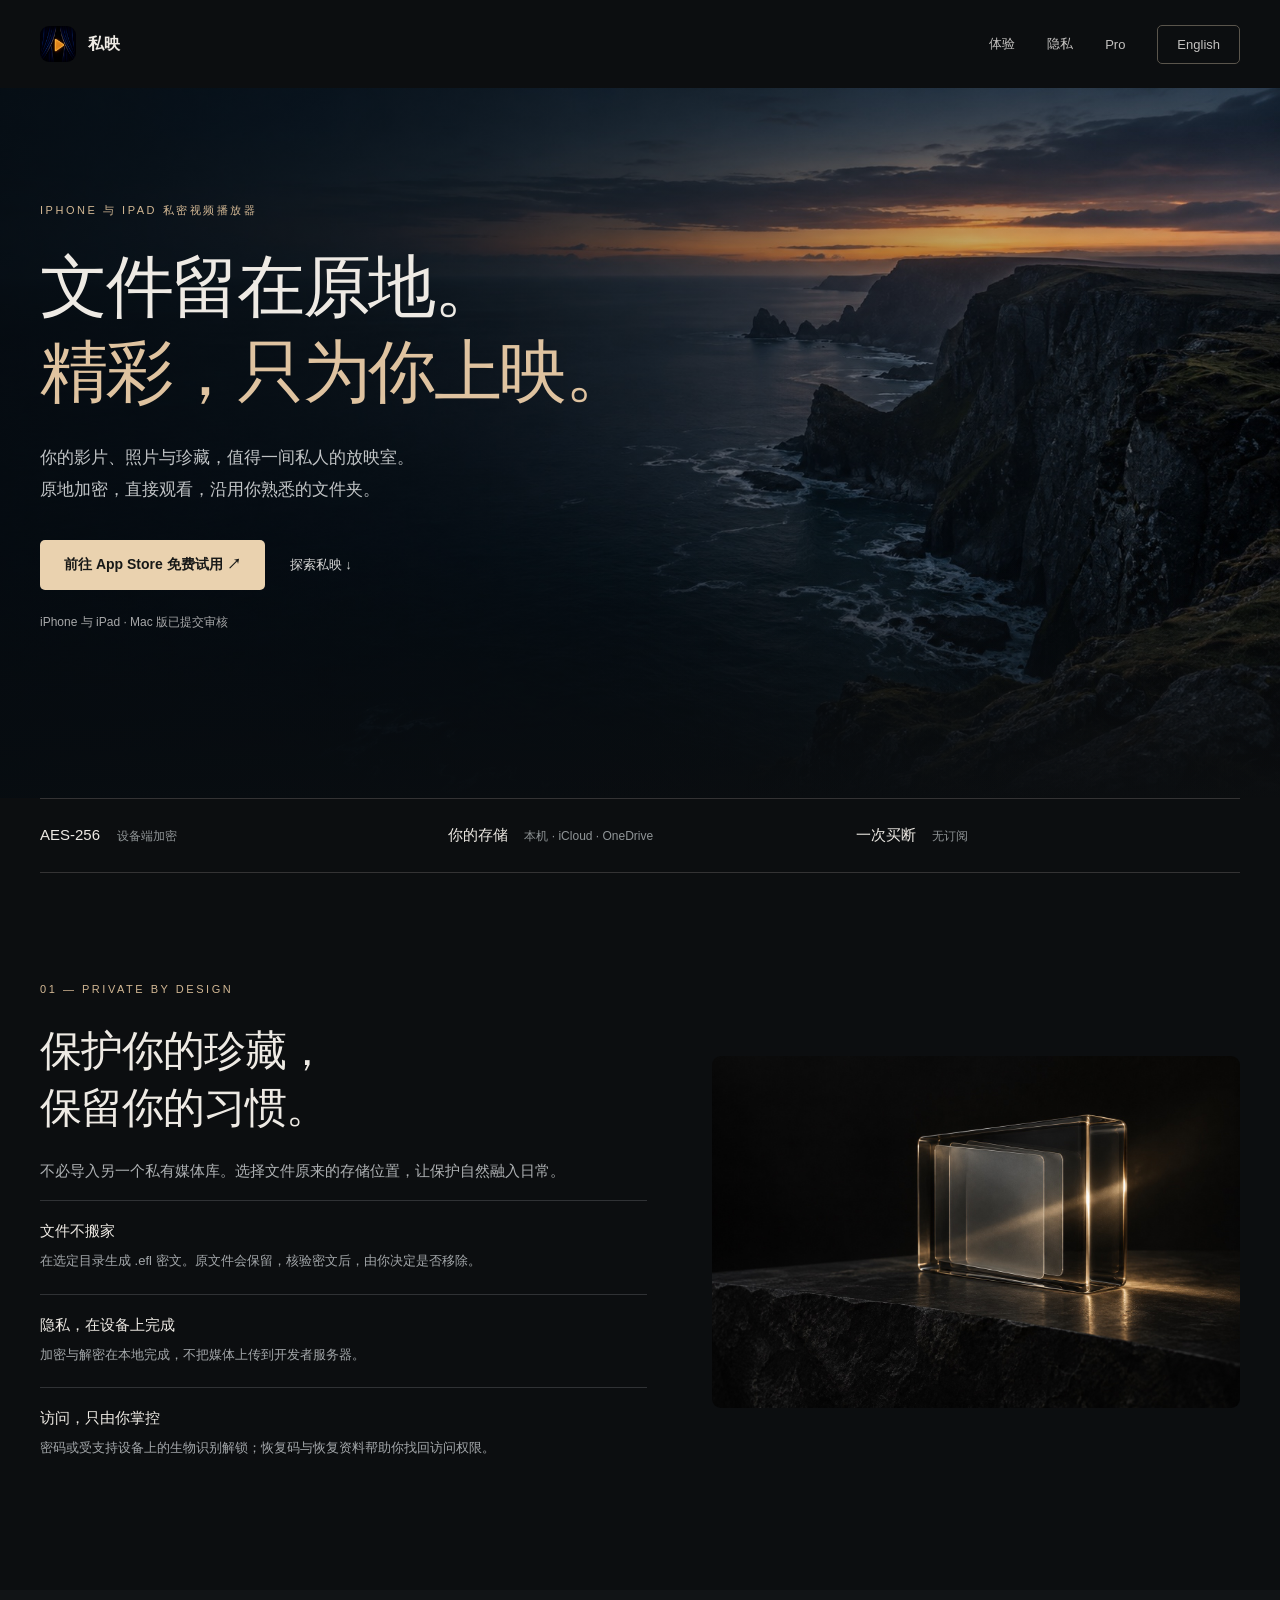
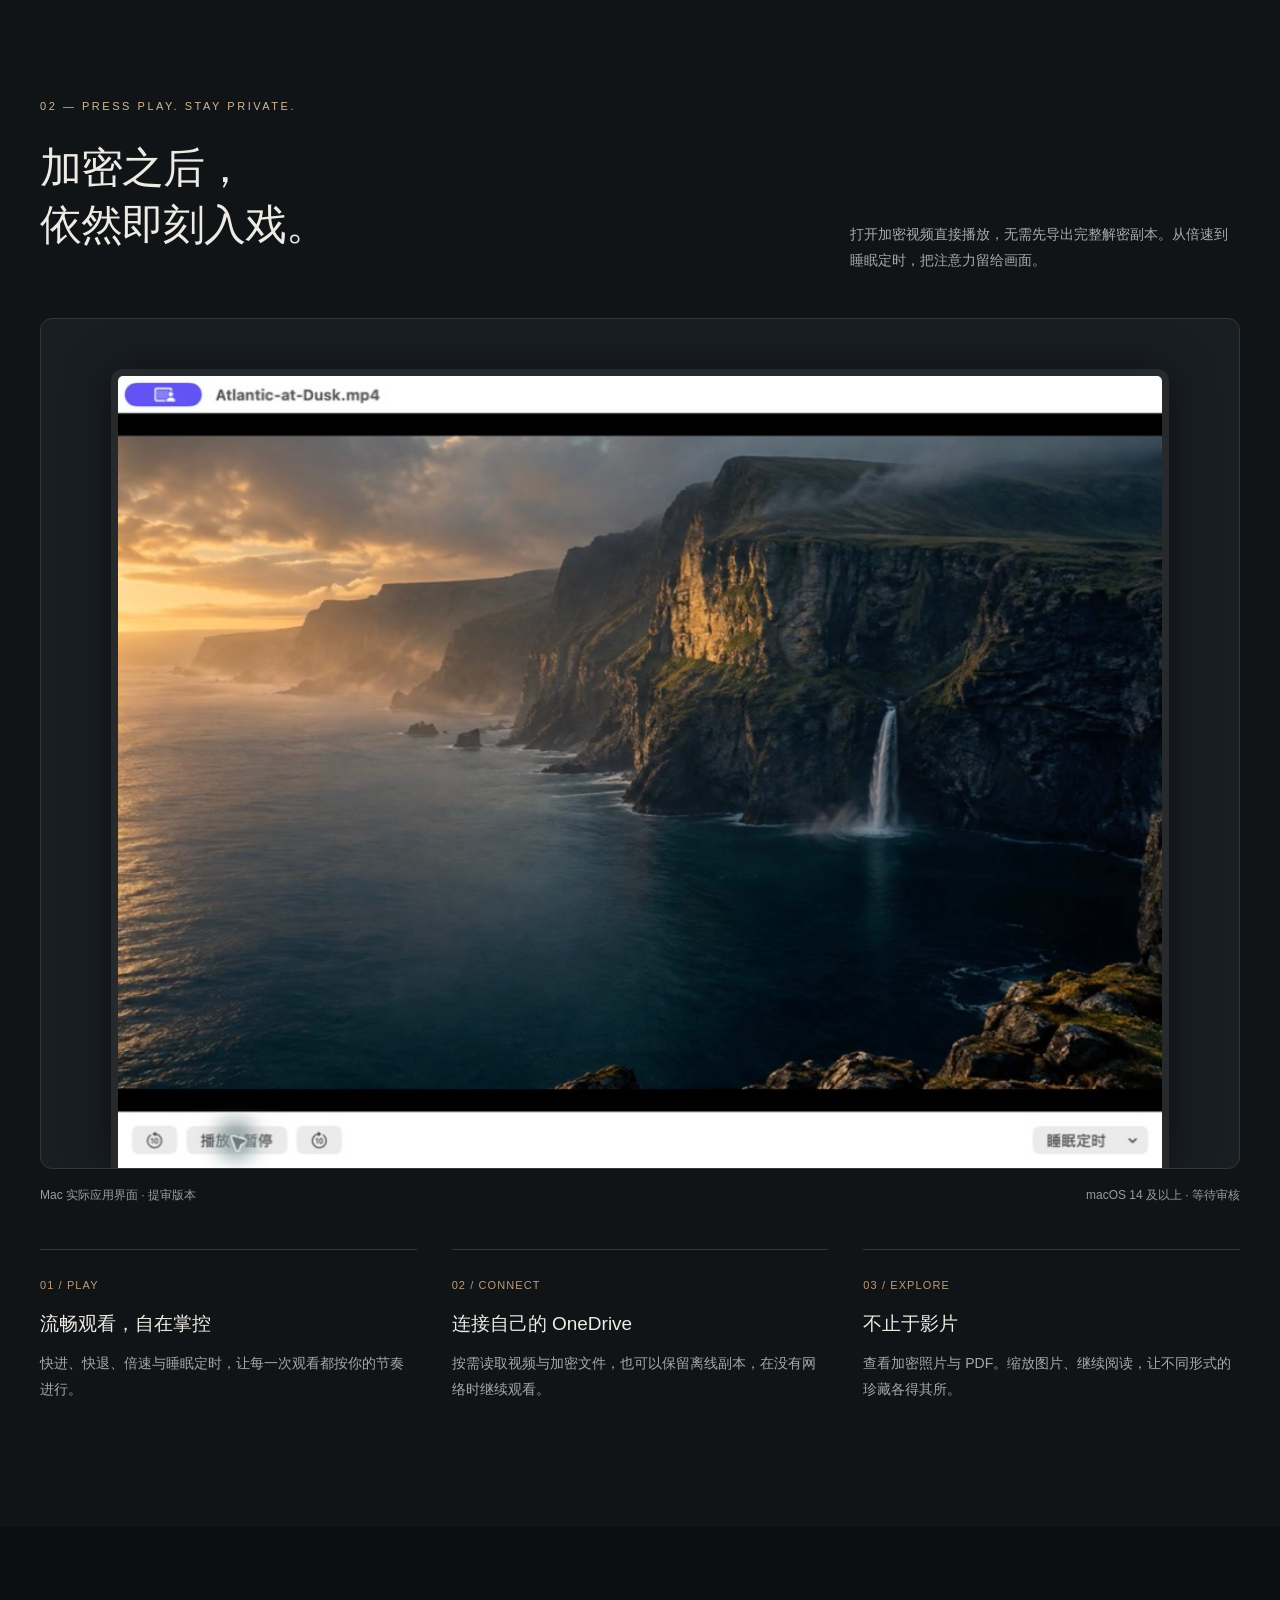
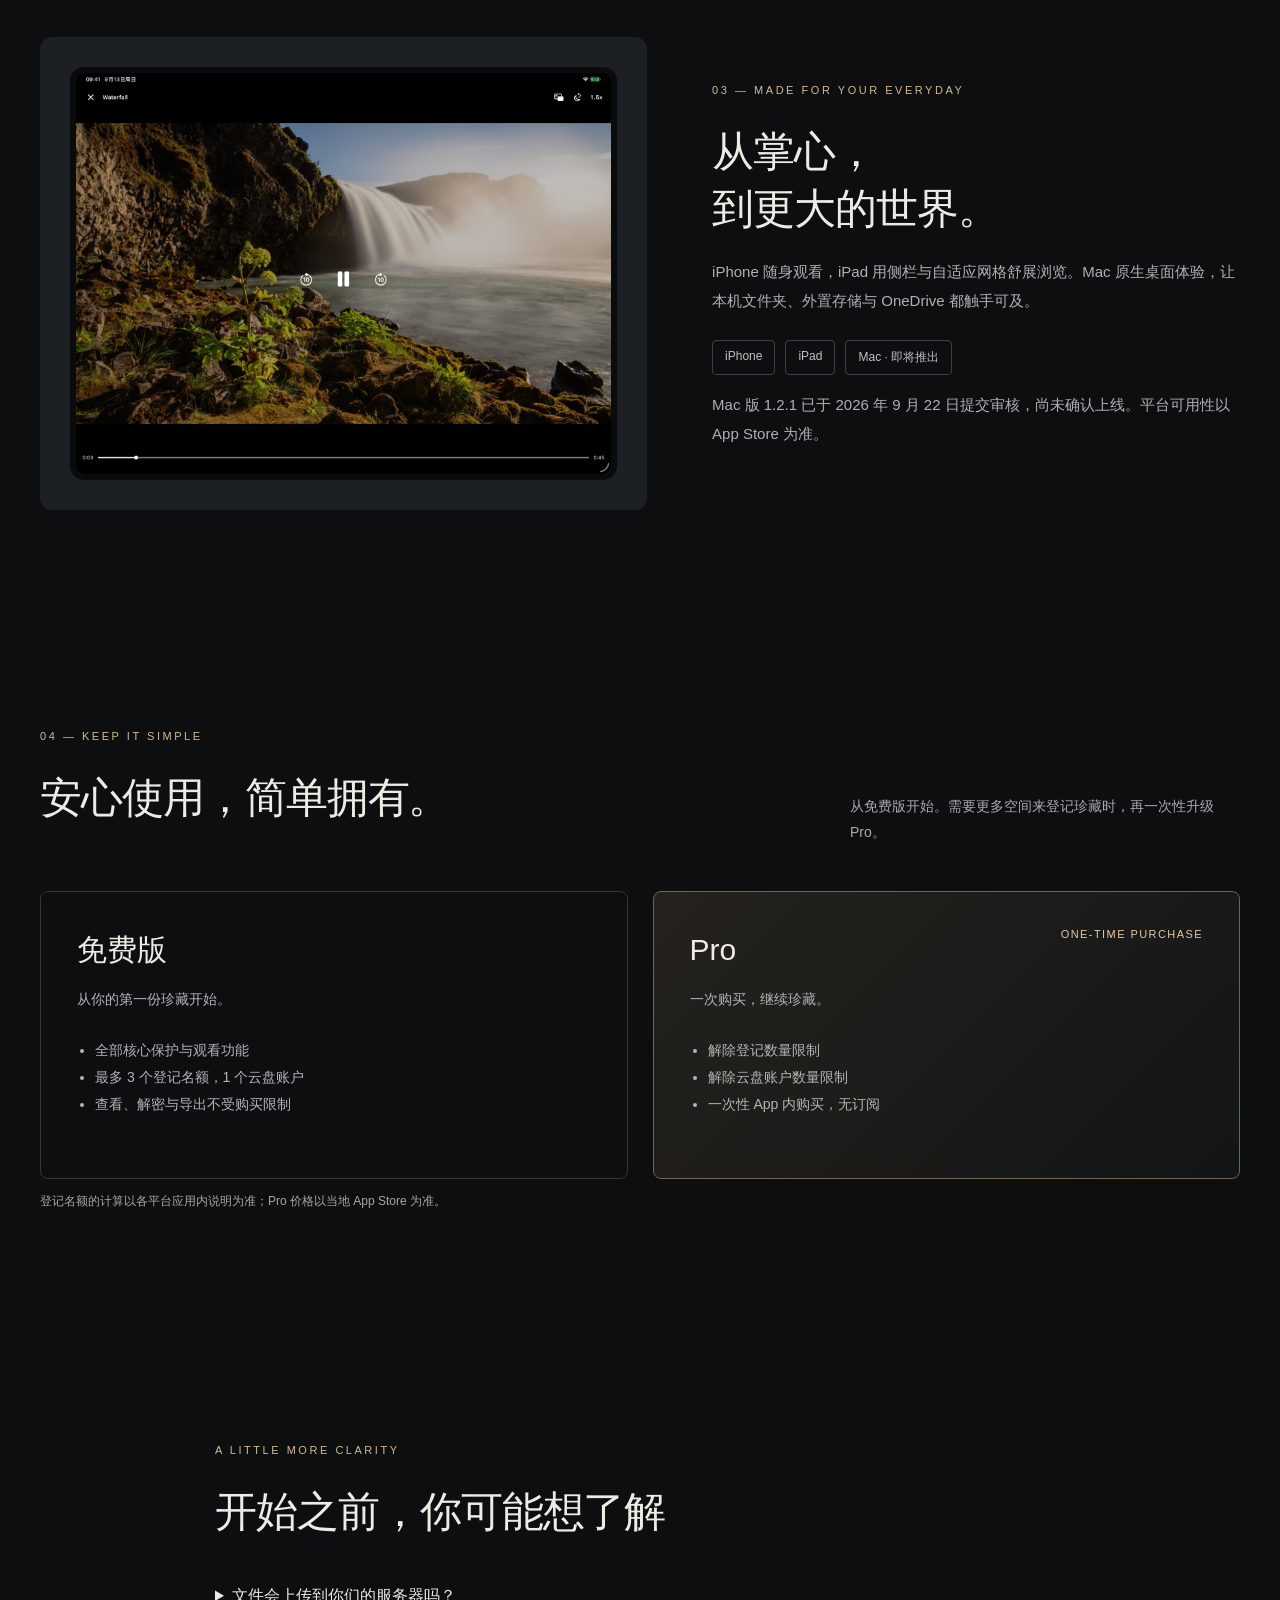
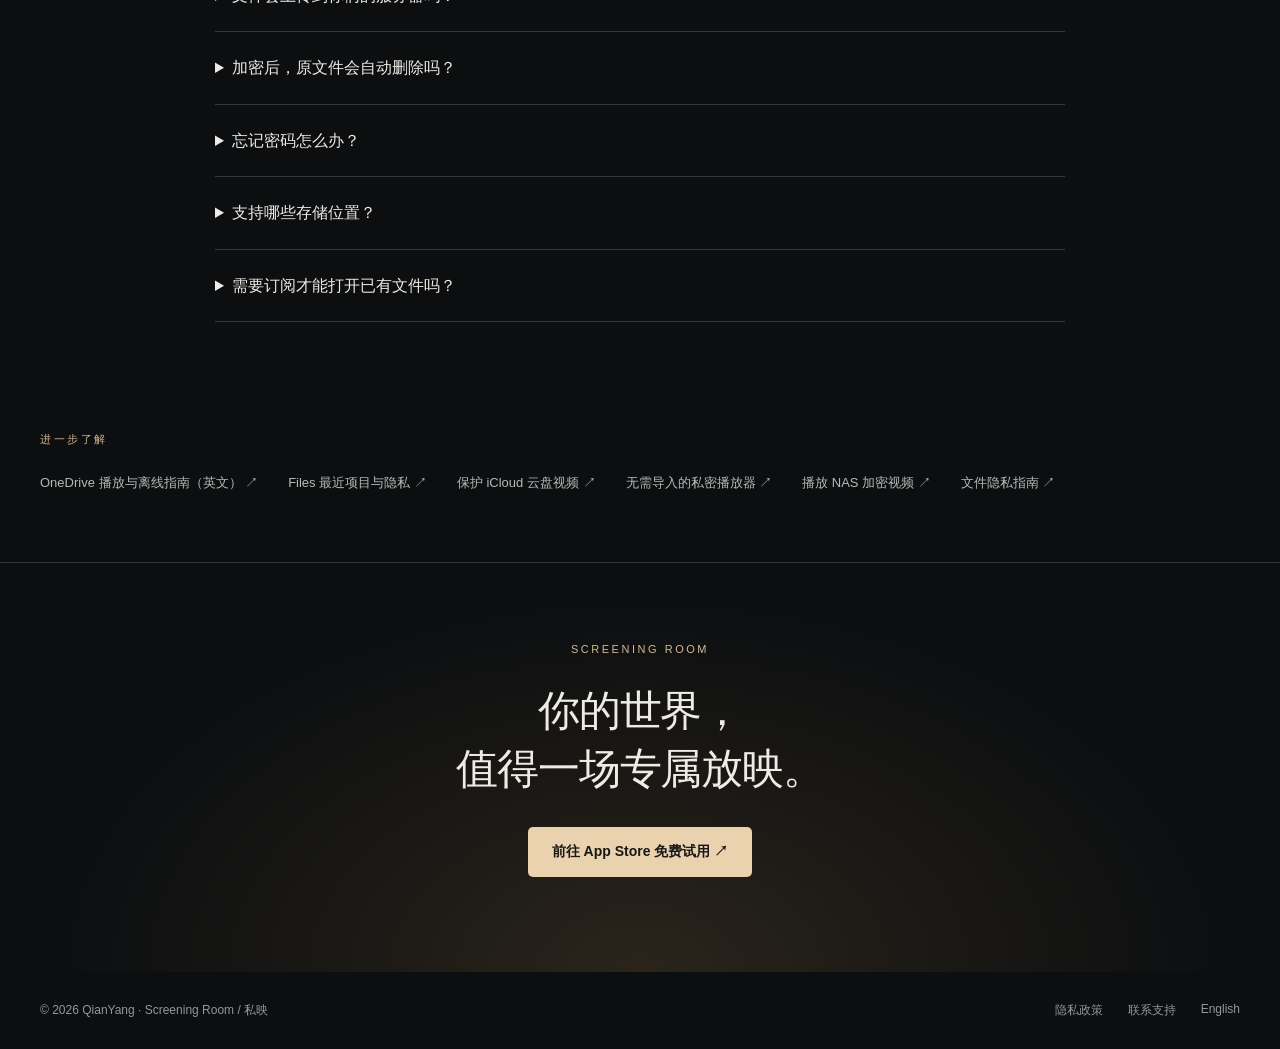
<file: index.html>
<!doctype html>
<html lang="zh-CN">
<head>
<meta charset="utf-8">
<meta name="viewport" content="width=device-width,initial-scale=1">
<title>私映 Screening Room — iPhone 与 iPad 私密视频播放器</title>
<meta name="description" content="在自己的文件夹中加密和播放私密视频，支持 iCloud 云盘及 OneDrive，提供离线副本。私映可免费试用，Pro 一次性购买，无订阅。">
<meta name="theme-color" content="#0c0e10">
<meta property="og:title" content="私映 Screening Room — iPhone 与 iPad 私密视频播放器">
<meta property="og:description" content="在自己的文件夹中加密和播放私密视频，支持 iCloud 云盘及 OneDrive，提供离线副本。私映可免费试用，Pro 一次性购买，无订阅。">
<meta property="og:image" content="https://screeningroom.anvilray.com/assets/coastal-cinema.jpg">
<link rel="canonical" href="https://screeningroom.anvilray.com/">
<link rel="alternate" hreflang="zh-CN" href="https://screeningroom.anvilray.com/">
<link rel="alternate" hreflang="en" href="https://screeningroom.anvilray.com/en.html">
<link rel="alternate" hreflang="x-default" href="https://screeningroom.anvilray.com/en.html">
<meta property="og:url" content="https://screeningroom.anvilray.com/">
<meta name="apple-itunes-app" content="app-id=6792022324">
<link rel="icon" href="assets/icon-small.png">
<link rel="stylesheet" href="style.css">
<meta property="og:type" content="website">
<meta name="twitter:card" content="summary_large_image">
<link rel="apple-touch-icon" href="app-icon-180.png">
<script type="application/ld+json">{"@context": "https://schema.org", "@type": "SoftwareApplication", "@id": "https://screeningroom.anvilray.com/#app", "name": "Screening Room", "alternateName": "私映", "applicationCategory": "MultimediaApplication", "operatingSystem": "iOS, iPadOS", "url": "https://screeningroom.anvilray.com/en.html", "downloadUrl": "https://apps.apple.com/app/id6792022324", "description": "Private media player with on-device file encryption, optional OneDrive access, and a one-time Pro purchase.", "author": {"@type": "Person", "name": "QianYang"}, "offers": {"@type": "Offer", "price": "0", "priceCurrency": "USD", "description": "Free download with limits; optional one-time Pro in-app purchase."}}</script>
</head>
<body>
<a class="skip" href="#main">跳至内容</a>
<header>
<nav aria-label="主导航">
<a class="brand" href="index.html">
<img src="assets/icon-small.png" alt="" width="36" height="36">私映</a>
<div class="navlinks">
<a class="desktop" href="#experience">体验</a>
<a class="desktop" href="#privacy">隐私</a>
<a class="desktop" href="#pro">Pro</a>
<a class="nav-cta" href="en.html" lang="en">English</a>
</div>
</nav>
</header>
<main id="main">
<div class="hero">
<img class="hero-bg" src="assets/coastal-cinema.jpg" alt="" fetchpriority="high" width="1672" height="941">
<div class="wrap">
<div class="hero-content">
<span class="eyebrow">iPhone 与 iPad 私密视频播放器</span>
<h1>文件留在原地。<br>
<em>精彩，只为你上映。</em>
</h1>
<p class="lead">你的影片、照片与珍藏，值得一间私人的放映室。<br>原地加密，直接观看，沿用你熟悉的文件夹。</p>
<div class="actions">
<a class="button" href="https://apps.apple.com/app/id6792022324">前往 App Store 免费试用 ↗</a>
<a class="text-link" href="#experience">探索私映 ↓</a>
</div>
<p class="note">iPhone 与 iPad · Mac 版已提交审核</p>
</div>
</div>
</div>
<div class="wrap principles">
<div>
<strong>AES-256</strong>
<span>设备端加密</span>
</div>
<div>
<strong>你的存储</strong>
<span>本机 · iCloud · OneDrive</span>
</div>
<div>
<strong>一次买断</strong>
<span>无订阅</span>
</div>
</div>
<section id="privacy" class="wrap two">
<div>
<span class="eyebrow">01 — PRIVATE BY DESIGN</span>
<h2>保护你的珍藏，<br>保留你的习惯。</h2>
<div class="copy">
<p>不必导入另一个私有媒体库。选择文件原来的存储位置，让保护自然融入日常。</p>
</div>
<div class="detail">
<strong>文件不搬家</strong>
<span>在选定目录生成 .efl 密文。原文件会保留，核验密文后，由你决定是否移除。</span>
</div>
<div class="detail">
<strong>隐私，在设备上完成</strong>
<span>加密与解密在本地完成，不把媒体上传到开发者服务器。</span>
</div>
<div class="detail">
<strong>访问，只由你掌控</strong>
<span>密码或受支持设备上的生物识别解锁；恢复码与恢复资料帮助你找回访问权限。</span>
</div>
</div>
<img class="art" src="assets/private-archive.jpg" alt="暖金光线穿过烟色玻璃档案的原创概念图" width="1536" height="1024" loading="lazy">
</section>
<section id="experience" class="soft">
<div class="wrap">
<div class="section-heading">
<div>
<span class="eyebrow">02 — PRESS PLAY. STAY PRIVATE.</span>
<h2>加密之后，<br>依然即刻入戏。</h2>
</div>
<p>打开加密视频直接播放，无需先导出完整解密副本。从倍速到睡眠定时，把注意力留给画面。</p>
</div>
<div class="screen-stage">
<img src="assets/mac-player.png" alt="私映 Mac 视频播放界面" width="900" height="682" loading="lazy">
</div>
<div class="screen-label">
<span>Mac 实际应用界面 · 提审版本</span>
<span>macOS 14 及以上 · 等待审核</span>
</div>
<div class="features">
<article>
<b>01 / PLAY</b>
<h3>流畅观看，自在掌控</h3>
<p>快进、快退、倍速与睡眠定时，让每一次观看都按你的节奏进行。</p>
</article>
<article>
<b>02 / CONNECT</b>
<h3>连接自己的 OneDrive</h3>
<p>按需读取视频与加密文件，也可以保留离线副本，在没有网络时继续观看。</p>
</article>
<article>
<b>03 / EXPLORE</b>
<h3>不止于影片</h3>
<p>查看加密照片与 PDF。缩放图片、继续阅读，让不同形式的珍藏各得其所。</p>
</article>
</div>
</div>
</section>
<section class="wrap two">
<div class="device-image">
<img src="assets/ipad-player.jpg" alt="私映 iPad 视频播放界面" loading="lazy">
</div>
<div class="copy">
<span class="eyebrow">03 — MADE FOR YOUR EVERYDAY</span>
<h2>从掌心，<br>到更大的世界。</h2>
<p>iPhone 随身观看，iPad 用侧栏与自适应网格舒展浏览。Mac 原生桌面体验，让本机文件夹、外置存储与 OneDrive 都触手可及。</p>
<div class="pills">
<span>iPhone</span>
<span>iPad</span>
<span>Mac · 即将推出</span>
</div>
<p class="note">Mac 版 1.2.1 已于 2026 年 9 月 22 日提交审核，尚未确认上线。平台可用性以 App Store 为准。</p>
</div>
</section>
<section id="pro" class="wrap">
<div class="section-heading">
<div>
<span class="eyebrow">04 — KEEP IT SIMPLE</span>
<h2>安心使用，简单拥有。</h2>
</div>
<p>从免费版开始。需要更多空间来登记珍藏时，再一次性升级 Pro。</p>
</div>
<div class="pricing">
<article class="plan ">
<h3>免费版</h3>
<p>从你的第一份珍藏开始。</p>
<ul>
<li>全部核心保护与观看功能</li>
<li>最多 3 个登记名额，1 个云盘账户</li>
<li>查看、解密与导出不受购买限制</li>
</ul>
</article>
<article class="plan pro">
<span class=tag>ONE-TIME PURCHASE</span>
<h3>Pro</h3>
<p>一次购买，继续珍藏。</p>
<ul>
<li>解除登记数量限制</li>
<li>解除云盘账户数量限制</li>
<li>一次性 App 内购买，无订阅</li>
</ul>
</article>
</div>
<p class="note">登记名额的计算以各平台应用内说明为准；Pro 价格以当地 App Store 为准。</p>
</section>
<section class="wrap">
<div class="faq">
<span class="eyebrow">A LITTLE MORE CLARITY</span>
<h2>开始之前，你可能想了解</h2>
<details>
<summary>文件会上传到你们的服务器吗？</summary>
<p>不会。私映不使用开发者服务器存储你的文件。连接 OneDrive 是可选功能，文件在你的设备与自己的云盘之间传输。</p>
</details>
<details>
<summary>加密后，原文件会自动删除吗？</summary>
<p>不会。加密会生成 .efl 密文并保留原文件。请确认加密文件能够正常打开后，再自行决定是否移除原文件。</p>
</details>
<details>
<summary>忘记密码怎么办？</summary>
<p>请提前妥善保存恢复码或恢复文件。应用提供恢复流程和可选的 iCloud 恢复资料备份；不要将这些资料与媒体内容混淆。</p>
</details>
<details>
<summary>支持哪些存储位置？</summary>
<p>iPhone 与 iPad 支持系统“文件”App 中兼容的位置，包括本机、iCloud 云盘及兼容的第三方存储。Mac 支持本机、外置与已挂载的兼容位置；两端均提供可选的 OneDrive 连接。</p>
</details>
<details>
<summary>需要订阅才能打开已有文件吗？</summary>
<p>不需要。Pro 为一次性购买，用于解除数量限制；已有文件的查看、解密与导出不会因未购买 Pro 而被扣留。</p>
</details>
</div>
</section>
<aside class="wrap guides">
<span class="eyebrow">进一步了解</span>
<div>
<a href="onedrive-video-player-iphone-ipad.html">OneDrive 播放与离线指南（英文） ↗</a>
<a href="keep-private-videos-out-of-files-recents.html">Files 最近项目与隐私 ↗</a>
<a href="protect-videos-stored-in-icloud-drive.html">保护 iCloud 云盘视频 ↗</a>
<a href="private-video-player-without-importing-files.html">无需导入的私密播放器 ↗</a>
<a href="play-protected-nas-videos-on-iphone.html">播放 NAS 加密视频 ↗</a>
<a href="private-files-iphone-encryption-vaults-files-recents.html">文件隐私指南 ↗</a>
</div>
</aside>
<section class="closing">
<span class="eyebrow">SCREENING ROOM</span>
<h2>你的世界，<br>值得一场专属放映。</h2>
<a class="button" href="https://apps.apple.com/app/id6792022324">前往 App Store 免费试用 ↗</a>
</section>
</main>
<footer class="wrap">
<span>© 2026 QianYang · Screening Room / 私映</span>
<div>
<a href="privacy-zh.html">隐私政策</a>
<a href="support-zh.html">联系支持</a>
<a href="en.html">English</a>
</div>
</footer>
</body>
</html>
</file>
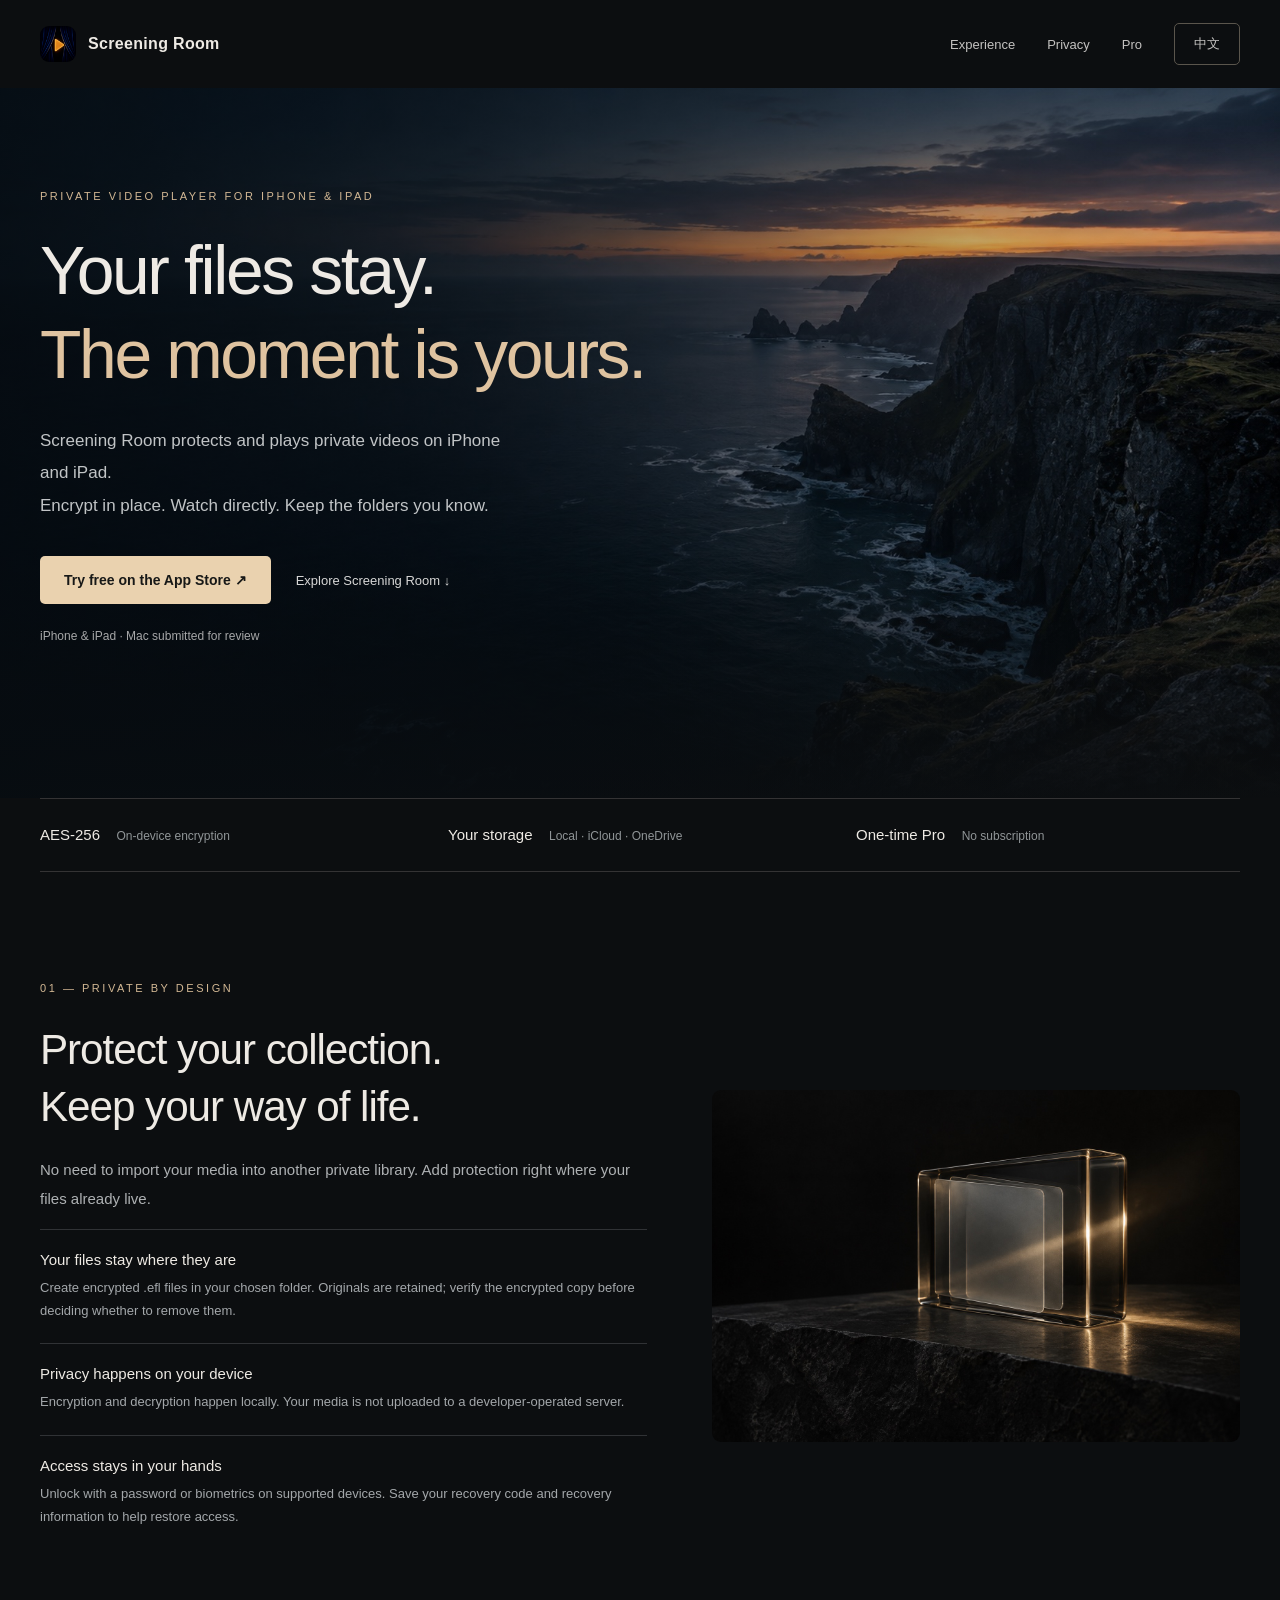
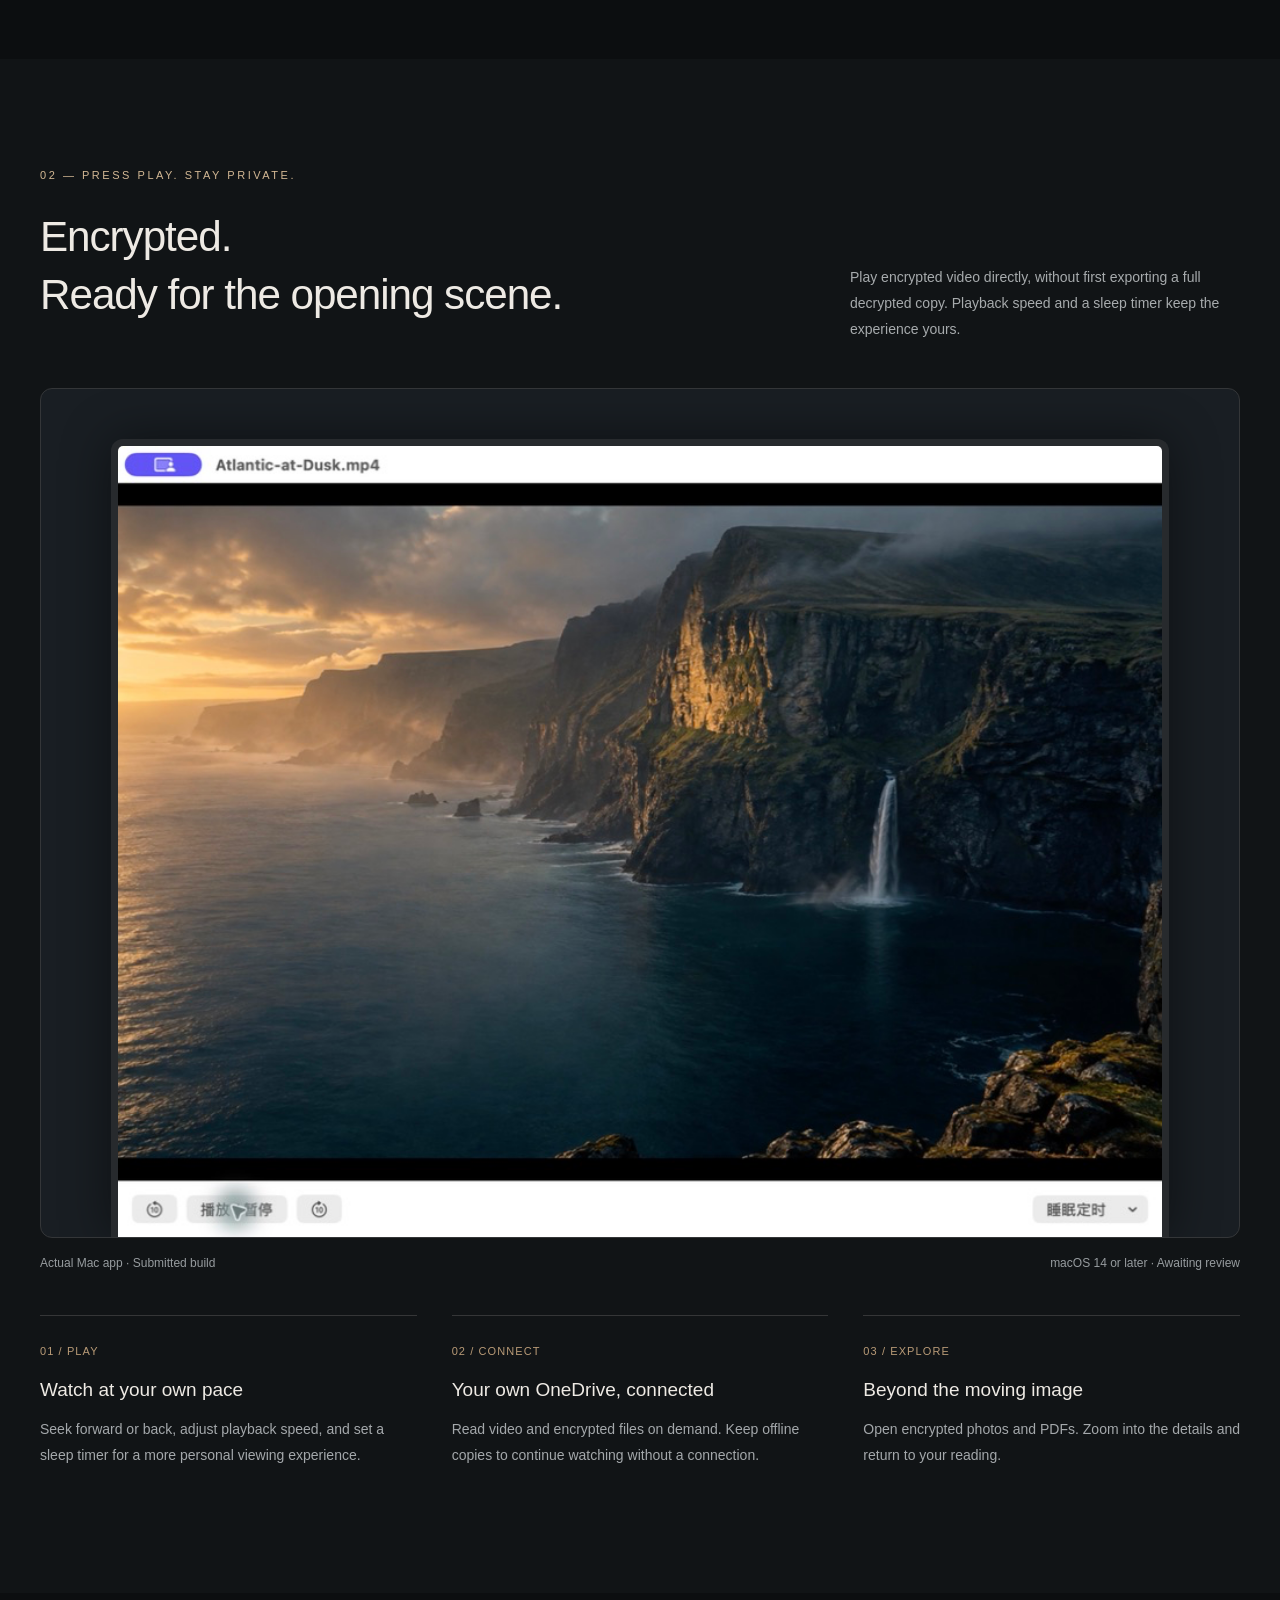
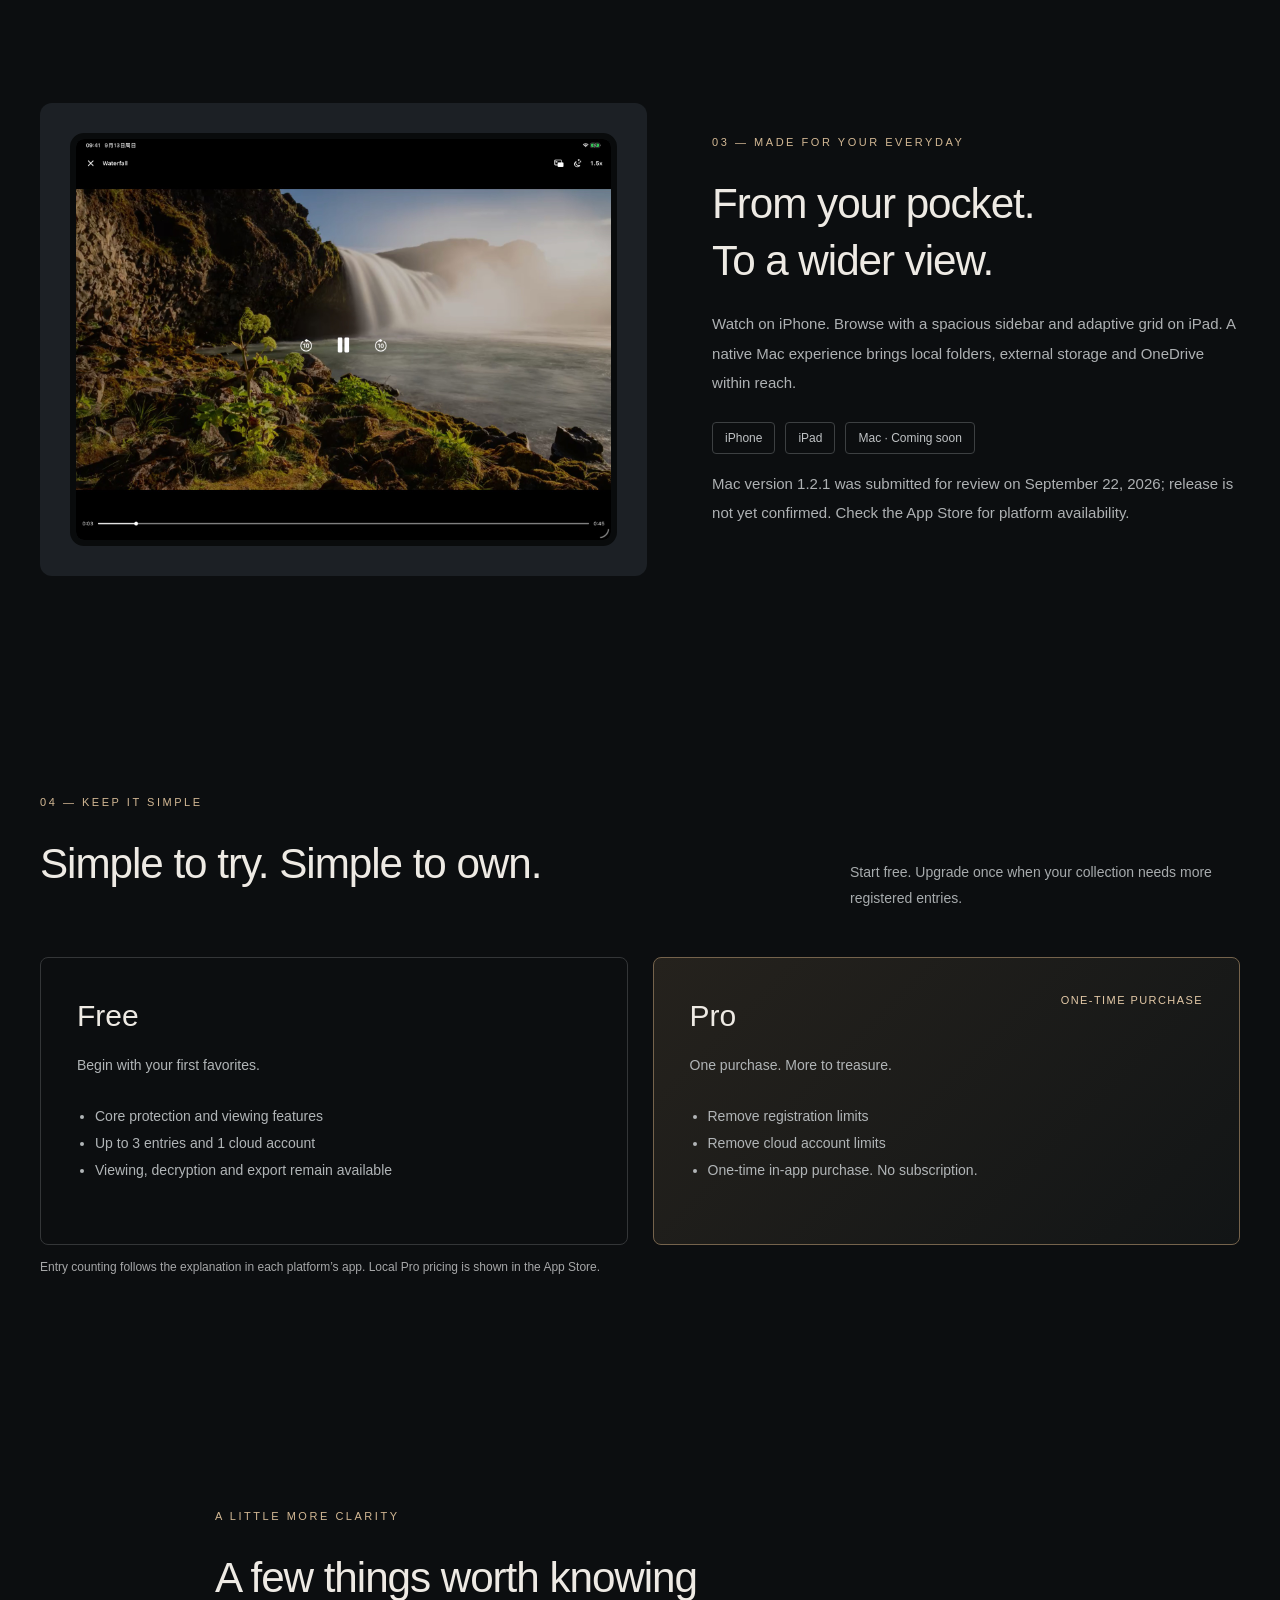
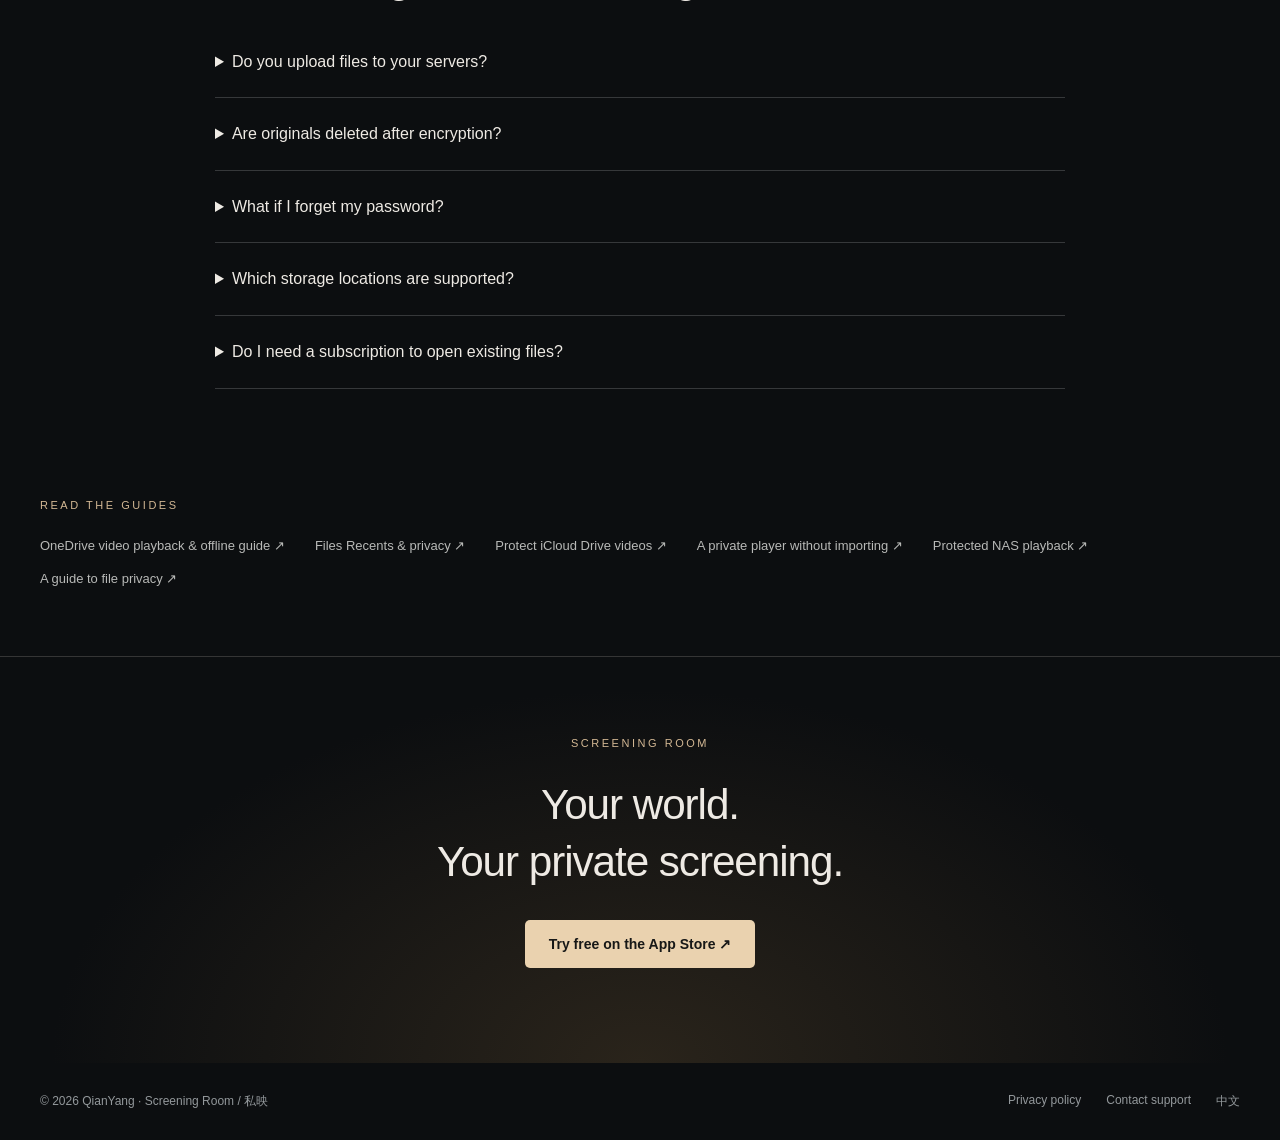
<file: en.html>
<!doctype html>
<html lang="en">
<head>
<meta charset="utf-8">
<meta name="viewport" content="width=device-width,initial-scale=1">
<title>Screening Room — Private Video Player for iPhone &amp; iPad</title>
<meta name="description" content="Encrypt and play private videos in your own folders. Connect OneDrive, keep offline copies, and try Screening Room free. One-time Pro; no subscription.">
<meta name="theme-color" content="#0c0e10">
<meta property="og:title" content="Screening Room — Private Video Player for iPhone &amp; iPad">
<meta property="og:description" content="Encrypt and play private videos in your own folders. Connect OneDrive, keep offline copies, and try Screening Room free. One-time Pro; no subscription.">
<meta property="og:image" content="https://screeningroom.anvilray.com/assets/coastal-cinema.jpg">
<link rel="canonical" href="https://screeningroom.anvilray.com/en.html">
<link rel="alternate" hreflang="zh-CN" href="https://screeningroom.anvilray.com/">
<link rel="alternate" hreflang="en" href="https://screeningroom.anvilray.com/en.html">
<link rel="alternate" hreflang="x-default" href="https://screeningroom.anvilray.com/en.html">
<meta property="og:url" content="https://screeningroom.anvilray.com/en.html">
<meta name="apple-itunes-app" content="app-id=6792022324">
<link rel="icon" href="assets/icon-small.png">
<link rel="stylesheet" href="style.css">
<meta property="og:type" content="website">
<meta name="twitter:card" content="summary_large_image">
<link rel="apple-touch-icon" href="app-icon-180.png">
<script type="application/ld+json">{"@context": "https://schema.org", "@type": "SoftwareApplication", "@id": "https://screeningroom.anvilray.com/#app", "name": "Screening Room", "alternateName": "私映", "applicationCategory": "MultimediaApplication", "operatingSystem": "iOS, iPadOS", "url": "https://screeningroom.anvilray.com/en.html", "downloadUrl": "https://apps.apple.com/app/id6792022324", "description": "Private media player with on-device file encryption, optional OneDrive access, and a one-time Pro purchase.", "author": {"@type": "Person", "name": "QianYang"}, "offers": {"@type": "Offer", "price": "0", "priceCurrency": "USD", "description": "Free download with limits; optional one-time Pro in-app purchase."}}</script>
</head>
<body>
<a class="skip" href="#main">Skip to content</a>
<header>
<nav aria-label="Main navigation">
<a class="brand" href="en.html">
<img src="assets/icon-small.png" alt="" width="36" height="36">Screening Room</a>
<div class="navlinks">
<a class="desktop" href="#experience">Experience</a>
<a class="desktop" href="#privacy">Privacy</a>
<a class="desktop" href="#pro">Pro</a>
<a class="nav-cta" href="index.html" lang="zh-CN">中文</a>
</div>
</nav>
</header>
<main id="main">
<div class="hero">
<img class="hero-bg" src="assets/coastal-cinema.jpg" alt="" fetchpriority="high" width="1672" height="941">
<div class="wrap">
<div class="hero-content">
<span class="eyebrow">PRIVATE VIDEO PLAYER FOR IPHONE &amp; IPAD</span>
<h1>Your files stay.<br>
<em>The moment is yours.</em>
</h1>
<p class="lead">Screening Room protects and plays private videos on iPhone and iPad.<br>Encrypt in place. Watch directly. Keep the folders you know.</p>
<div class="actions">
<a class="button" href="https://apps.apple.com/app/id6792022324">Try free on the App Store ↗</a>
<a class="text-link" href="#experience">Explore Screening Room ↓</a>
</div>
<p class="note">iPhone & iPad · Mac submitted for review</p>
</div>
</div>
</div>
<div class="wrap principles">
<div>
<strong>AES-256</strong>
<span>On-device encryption</span>
</div>
<div>
<strong>Your storage</strong>
<span>Local · iCloud · OneDrive</span>
</div>
<div>
<strong>One-time Pro</strong>
<span>No subscription</span>
</div>
</div>
<section id="privacy" class="wrap two">
<div>
<span class="eyebrow">01 — PRIVATE BY DESIGN</span>
<h2>Protect your collection.<br>Keep your way of life.</h2>
<div class="copy">
<p>No need to import your media into another private library. Add protection right where your files already live.</p>
</div>
<div class="detail">
<strong>Your files stay where they are</strong>
<span>Create encrypted .efl files in your chosen folder. Originals are retained; verify the encrypted copy before deciding whether to remove them.</span>
</div>
<div class="detail">
<strong>Privacy happens on your device</strong>
<span>Encryption and decryption happen locally. Your media is not uploaded to a developer-operated server.</span>
</div>
<div class="detail">
<strong>Access stays in your hands</strong>
<span>Unlock with a password or biometrics on supported devices. Save your recovery code and recovery information to help restore access.</span>
</div>
</div>
<img class="art" src="assets/private-archive.jpg" alt="Original concept artwork of a smoked-glass archive in warm golden light" width="1536" height="1024" loading="lazy">
</section>
<section id="experience" class="soft">
<div class="wrap">
<div class="section-heading">
<div>
<span class="eyebrow">02 — PRESS PLAY. STAY PRIVATE.</span>
<h2>Encrypted.<br>Ready for the opening scene.</h2>
</div>
<p>Play encrypted video directly, without first exporting a full decrypted copy. Playback speed and a sleep timer keep the experience yours.</p>
</div>
<div class="screen-stage">
<img src="assets/mac-player.png" alt="Screening Room Mac video player interface" width="900" height="682" loading="lazy">
</div>
<div class="screen-label">
<span>Actual Mac app · Submitted build</span>
<span>macOS 14 or later · Awaiting review</span>
</div>
<div class="features">
<article>
<b>01 / PLAY</b>
<h3>Watch at your own pace</h3>
<p>Seek forward or back, adjust playback speed, and set a sleep timer for a more personal viewing experience.</p>
</article>
<article>
<b>02 / CONNECT</b>
<h3>Your own OneDrive, connected</h3>
<p>Read video and encrypted files on demand. Keep offline copies to continue watching without a connection.</p>
</article>
<article>
<b>03 / EXPLORE</b>
<h3>Beyond the moving image</h3>
<p>Open encrypted photos and PDFs. Zoom into the details and return to your reading.</p>
</article>
</div>
</div>
</section>
<section class="wrap two">
<div class="device-image">
<img src="assets/ipad-player.jpg" alt="Screening Room iPad video player interface" loading="lazy">
</div>
<div class="copy">
<span class="eyebrow">03 — MADE FOR YOUR EVERYDAY</span>
<h2>From your pocket.<br>To a wider view.</h2>
<p>Watch on iPhone. Browse with a spacious sidebar and adaptive grid on iPad. A native Mac experience brings local folders, external storage and OneDrive within reach.</p>
<div class="pills">
<span>iPhone</span>
<span>iPad</span>
<span>Mac · Coming soon</span>
</div>
<p class="note">Mac version 1.2.1 was submitted for review on September 22, 2026; release is not yet confirmed. Check the App Store for platform availability.</p>
</div>
</section>
<section id="pro" class="wrap">
<div class="section-heading">
<div>
<span class="eyebrow">04 — KEEP IT SIMPLE</span>
<h2>Simple to try. Simple to own.</h2>
</div>
<p>Start free. Upgrade once when your collection needs more registered entries.</p>
</div>
<div class="pricing">
<article class="plan ">
<h3>Free</h3>
<p>Begin with your first favorites.</p>
<ul>
<li>Core protection and viewing features</li>
<li>Up to 3 entries and 1 cloud account</li>
<li>Viewing, decryption and export remain available</li>
</ul>
</article>
<article class="plan pro">
<span class=tag>ONE-TIME PURCHASE</span>
<h3>Pro</h3>
<p>One purchase. More to treasure.</p>
<ul>
<li>Remove registration limits</li>
<li>Remove cloud account limits</li>
<li>One-time in-app purchase. No subscription.</li>
</ul>
</article>
</div>
<p class="note">Entry counting follows the explanation in each platform’s app. Local Pro pricing is shown in the App Store.</p>
</section>
<section class="wrap">
<div class="faq">
<span class="eyebrow">A LITTLE MORE CLARITY</span>
<h2>A few things worth knowing</h2>
<details>
<summary>Do you upload files to your servers?</summary>
<p>No. Screening Room does not store your files on developer-operated servers. OneDrive is optional; files move between your device and your own cloud storage.</p>
</details>
<details>
<summary>Are originals deleted after encryption?</summary>
<p>No. Encryption creates an .efl file and keeps the original. Check that the encrypted file opens correctly before deciding whether to remove the original.</p>
</details>
<details>
<summary>What if I forget my password?</summary>
<p>Keep your recovery code or recovery file somewhere safe. The app offers a recovery flow and optional iCloud backup for recovery information, which is distinct from your media files.</p>
</details>
<details>
<summary>Which storage locations are supported?</summary>
<p>On iPhone and iPad, use compatible locations in the Files app, including local storage, iCloud Drive and compatible third-party providers. Mac supports local, external and compatible mounted storage. Both offer optional OneDrive connections.</p>
</details>
<details>
<summary>Do I need a subscription to open existing files?</summary>
<p>No. Pro is a one-time purchase that removes quantity limits. Viewing, decryption and export of existing files are not withheld if you do not purchase Pro.</p>
</details>
</div>
</section>
<aside class="wrap guides">
<span class="eyebrow">READ THE GUIDES</span>
<div>
<a href="onedrive-video-player-iphone-ipad.html">OneDrive video playback &amp; offline guide ↗</a>
<a href="keep-private-videos-out-of-files-recents.html">Files Recents & privacy ↗</a>
<a href="protect-videos-stored-in-icloud-drive.html">Protect iCloud Drive videos ↗</a>
<a href="private-video-player-without-importing-files.html">A private player without importing ↗</a>
<a href="play-protected-nas-videos-on-iphone.html">Protected NAS playback ↗</a>
<a href="private-files-iphone-encryption-vaults-files-recents.html">A guide to file privacy ↗</a>
</div>
</aside>
<section class="closing">
<span class="eyebrow">SCREENING ROOM</span>
<h2>Your world.<br>Your private screening.</h2>
<a class="button" href="https://apps.apple.com/app/id6792022324">Try free on the App Store ↗</a>
</section>
</main>
<footer class="wrap">
<span>© 2026 QianYang · Screening Room / 私映</span>
<div>
<a href="privacy-en.html">Privacy policy</a>
<a href="support-en.html">Contact support</a>
<a href="index.html">中文</a>
</div>
</footer>
</body>
</html>
</file>
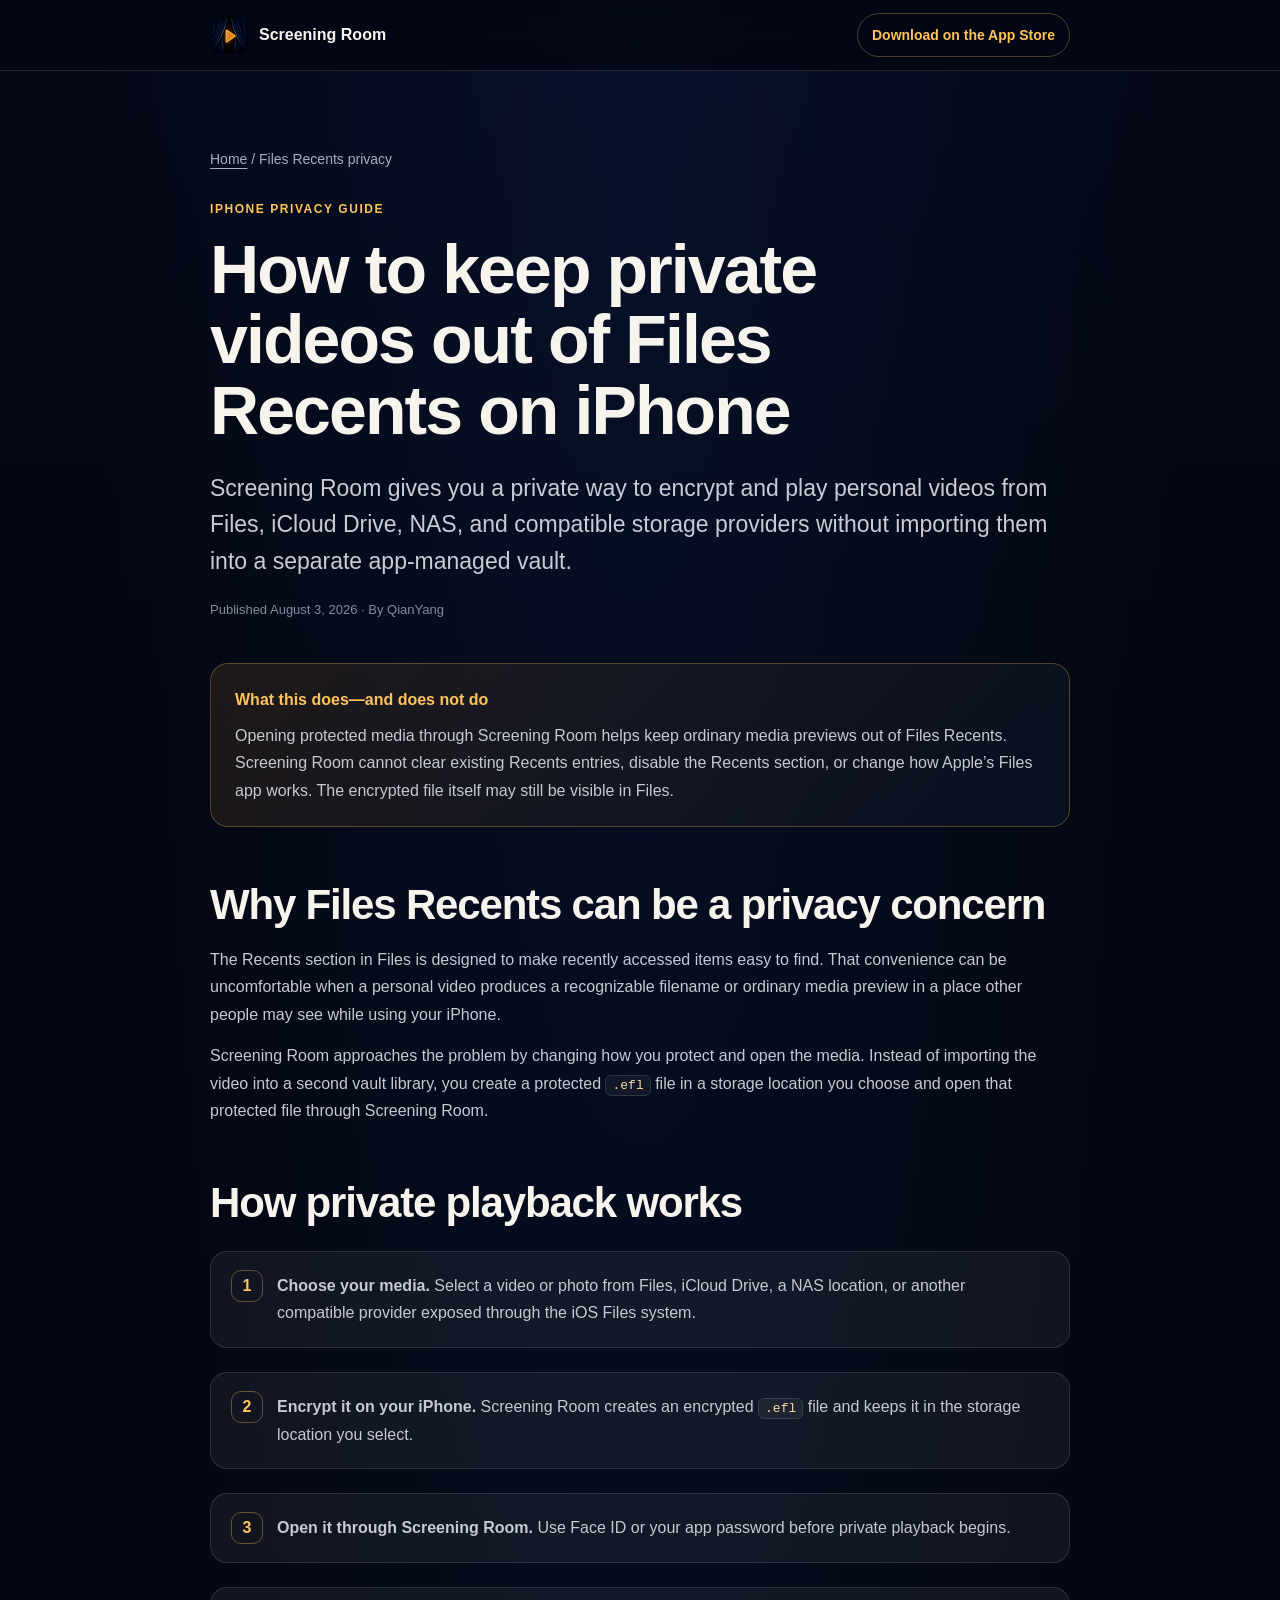
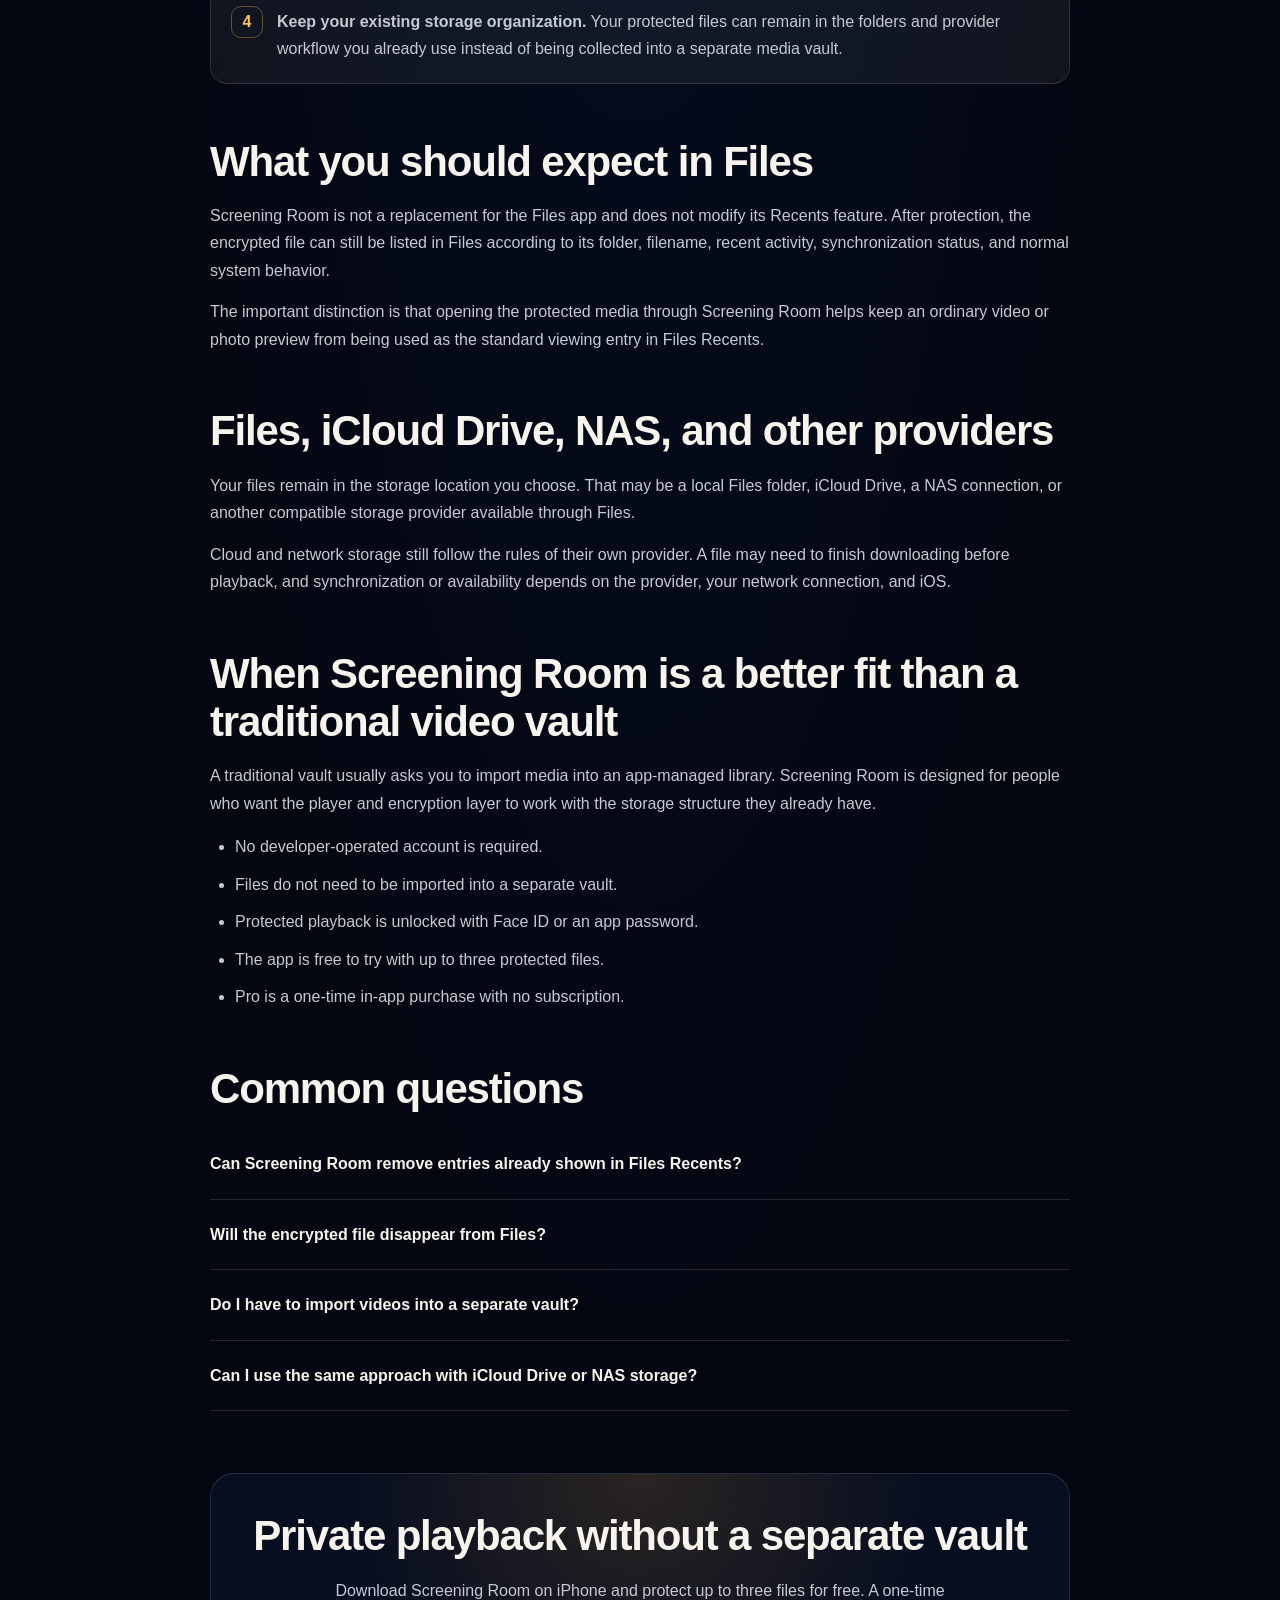
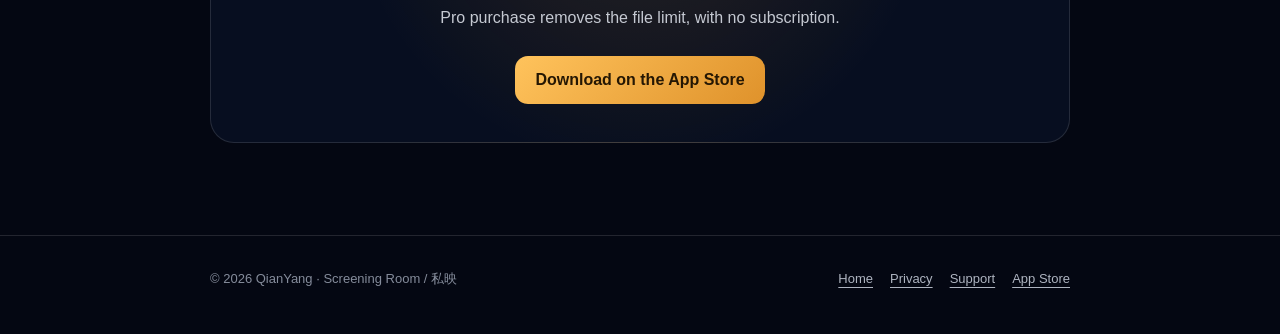
<file: keep-private-videos-out-of-files-recents.html>
<!DOCTYPE html>
<html lang="en">
<head>
  <meta charset="utf-8">
  <meta name="viewport" content="width=device-width, initial-scale=1, viewport-fit=cover">
  <meta name="description" content="Learn how Screening Room helps keep ordinary private-video previews out of Files Recents on iPhone without importing files into a separate vault.">
  <meta name="robots" content="index,follow,max-image-preview:large,max-snippet:-1">
  <meta name="theme-color" content="#050811">
  <link rel="canonical" href="https://screeningroom.anvilray.com/keep-private-videos-out-of-files-recents.html">
  <link rel="icon" href="app-icon-64.png" type="image/png" sizes="64x64">
  <link rel="apple-touch-icon" href="app-icon-180.png" sizes="180x180">
  <title>How to Keep Private Videos Out of Files Recents on iPhone | Screening Room</title>

  <meta property="og:type" content="article">
  <meta property="og:site_name" content="Screening Room">
  <meta property="og:title" content="How to Keep Private Videos Out of Files Recents on iPhone">
  <meta property="og:description" content="Protect and open private videos through Screening Room without importing them into a separate vault.">
  <meta property="og:url" content="https://screeningroom.anvilray.com/keep-private-videos-out-of-files-recents.html">
  <meta property="og:image" content="https://screeningroom.anvilray.com/app-icon-512.jpg">
  <meta property="og:image:width" content="512">
  <meta property="og:image:height" content="512">
  <meta property="og:image:alt" content="Screening Room app icon with blue theater curtains and an amber play button">
  <meta property="article:published_time" content="2026-08-03">
  <meta property="article:modified_time" content="2026-08-03">
  <meta name="twitter:card" content="summary">
  <meta name="twitter:title" content="How to Keep Private Videos Out of Files Recents on iPhone">
  <meta name="twitter:description" content="A practical guide to private playback through Screening Room on iPhone.">
  <meta name="twitter:image" content="https://screeningroom.anvilray.com/app-icon-512.jpg">
  <meta name="twitter:image:alt" content="Screening Room app icon with blue theater curtains and an amber play button">

  <script type="application/ld+json">
  {
    "@context": "https://schema.org",
    "@type": "TechArticle",
    "headline": "How to Keep Private Videos Out of Files Recents on iPhone",
    "description": "A practical guide to protecting and opening private videos through Screening Room without importing them into a separate vault.",
    "datePublished": "2026-08-03",
    "dateModified": "2026-08-03",
    "mainEntityOfPage": "https://screeningroom.anvilray.com/keep-private-videos-out-of-files-recents.html",
    "image": "https://screeningroom.anvilray.com/app-icon-512.jpg",
    "author": {
      "@type": "Person",
      "name": "QianYang"
    },
    "publisher": {
      "@type": "Person",
      "name": "QianYang"
    },
    "about": [
      "iPhone Files Recents privacy",
      "Private video playback",
      "Screening Room"
    ]
  }
  </script>

  <style>
    :root {
      color-scheme: dark;
      --bg: #040712;
      --bg-soft: #091124;
      --card: rgba(255, 255, 255, 0.055);
      --text: #f7f4ee;
      --muted: #a9afbd;
      --line: rgba(255, 255, 255, 0.12);
      --gold: #df922b;
      --gold-light: #ffc35c;
      --max: 860px;
    }

    * { box-sizing: border-box; }
    html { scroll-behavior: smooth; }
    body {
      margin: 0;
      background:
        radial-gradient(ellipse at 50% 0, rgba(18, 55, 125, .18), transparent 34rem),
        linear-gradient(180deg, #050918 0, #040712 42rem),
        var(--bg);
      color: var(--text);
      font-family: -apple-system, BlinkMacSystemFont, "SF Pro Text", "Helvetica Neue", Arial, sans-serif;
      line-height: 1.72;
      -webkit-font-smoothing: antialiased;
    }

    a { color: var(--gold-light); text-underline-offset: 4px; }
    .wrap { width: min(var(--max), calc(100% - 40px)); margin-inline: auto; }
    .skip-link {
      position: fixed; top: 10px; left: 10px; z-index: 100; padding: 10px 14px;
      border-radius: 10px; background: var(--gold-light); color: #171008;
      transform: translateY(-160%); transition: transform .2s;
    }
    .skip-link:focus { transform: translateY(0); }

    header {
      position: sticky; top: 0; z-index: 20;
      border-bottom: 1px solid var(--line);
      background: rgba(4, 7, 18, .82);
      backdrop-filter: blur(18px) saturate(130%);
      -webkit-backdrop-filter: blur(18px) saturate(130%);
    }
    nav { min-height: 70px; display: flex; align-items: center; justify-content: space-between; gap: 20px; }
    .brand { display: inline-flex; align-items: center; gap: 11px; color: var(--text); text-decoration: none; font-weight: 720; }
    .brand img { width: 38px; height: 38px; border-radius: 11px; }
    .app-store { padding: 9px 14px; border: 1px solid rgba(255,195,92,.3); border-radius: 999px; text-decoration: none; font-size: 14px; font-weight: 650; }

    main { padding: 76px 0 92px; }
    .breadcrumb { margin: 0 0 28px; color: var(--muted); font-size: 14px; }
    .breadcrumb a { color: var(--muted); }
    .eyebrow { margin: 0 0 14px; color: var(--gold-light); font-size: 12px; font-weight: 750; letter-spacing: .13em; text-transform: uppercase; }
    h1, h2, h3 { letter-spacing: -.028em; }
    h1 { max-width: 820px; margin: 0 0 24px; font-size: clamp(42px, 7vw, 68px); line-height: 1.04; }
    .lead { margin: 0 0 20px; color: #c9ccd4; font-size: clamp(19px, 2.4vw, 23px); line-height: 1.58; }
    .meta { margin: 0 0 42px; color: #858c9b; font-size: 13px; }

    .note {
      margin: 34px 0 48px; padding: 22px 24px;
      border: 1px solid rgba(255,195,92,.28); border-radius: 18px;
      background: linear-gradient(135deg, rgba(223,146,43,.12), rgba(9,17,36,.74));
    }
    .note strong { color: var(--gold-light); }
    .note p { margin: 8px 0 0; }

    article h2 { margin: 54px 0 16px; font-size: clamp(30px, 4.5vw, 42px); line-height: 1.15; }
    article h3 { margin: 30px 0 10px; font-size: 22px; }
    article p { margin: 14px 0; color: #c5c9d2; }
    article ul, article ol { margin: 16px 0; padding-left: 25px; color: #c5c9d2; }
    article li + li { margin-top: 10px; }
    article code { padding: 2px 6px; border: 1px solid var(--line); border-radius: 6px; background: rgba(255,255,255,.05); color: #f6d9a3; }

    .steps { counter-reset: guide-step; display: grid; gap: 14px; margin: 24px 0; padding: 0; list-style: none; }
    .steps li { counter-increment: guide-step; position: relative; padding: 20px 22px 20px 66px; border: 1px solid var(--line); border-radius: 17px; background: var(--card); }
    .steps li::before {
      content: counter(guide-step); position: absolute; left: 20px; top: 18px;
      width: 30px; height: 30px; display: grid; place-items: center;
      border: 1px solid rgba(255,195,92,.35); border-radius: 10px; color: var(--gold-light); font-weight: 750;
    }

    .faq { margin-top: 54px; }
    details { border-bottom: 1px solid var(--line); }
    summary { padding: 21px 38px 21px 0; cursor: pointer; list-style: none; font-weight: 670; }
    summary::-webkit-details-marker { display: none; }
    details p { margin: -2px 0 22px; }

    .cta {
      margin-top: 62px; padding: 38px 30px; border: 1px solid var(--line); border-radius: 24px; text-align: center;
      background: radial-gradient(circle at 50% 0, rgba(255,174,56,.14), transparent 58%), rgba(9,17,36,.78);
    }
    .cta h2 { margin-top: 0; }
    .cta p { max-width: 620px; margin-inline: auto; }
    .button {
      display: inline-flex; min-height: 48px; align-items: center; justify-content: center;
      margin-top: 10px; padding: 0 20px; border-radius: 13px;
      background: linear-gradient(135deg, var(--gold-light), var(--gold)); color: #251703;
      text-decoration: none; font-weight: 730;
    }

    footer { padding: 32px 0 44px; border-top: 1px solid var(--line); color: #858c9b; font-size: 13px; }
    .footer-row { display: flex; justify-content: space-between; gap: 24px; flex-wrap: wrap; }
    .footer-links { display: flex; gap: 17px; flex-wrap: wrap; }
    .footer-links a { color: #aeb4c0; }

    @media (max-width: 620px) {
      .wrap { width: min(100% - 28px, var(--max)); }
      nav { min-height: 62px; }
      .app-store { font-size: 12px; padding: 8px 11px; }
      main { padding-top: 52px; }
      h1 { font-size: clamp(39px, 12vw, 56px); }
      .steps li { padding-left: 58px; }
      .cta { padding: 30px 22px; }
    }
  </style>
</head>
<body>
  <a class="skip-link" href="#main">Skip to content</a>
  <header>
    <nav class="wrap" aria-label="Main navigation">
      <a class="brand" href="en.html" aria-label="Screening Room home">
        <img src="app-icon-64.png" alt="" width="38" height="38">
        <span>Screening Room</span>
      </a>
      <a class="app-store" href="https://apps.apple.com/us/app/screening-room/id6792022324">Download on the App Store</a>
    </nav>
  </header>

  <main id="main" class="wrap">
    <article>
      <p class="breadcrumb"><a href="en.html">Home</a> / Files Recents privacy</p>
      <p class="eyebrow">iPhone privacy guide</p>
      <h1>How to keep private videos out of Files Recents on iPhone</h1>
      <p class="lead">Screening Room gives you a private way to encrypt and play personal videos from Files, iCloud Drive, NAS, and compatible storage providers without importing them into a separate app-managed vault.</p>
      <p class="meta">Published August 3, 2026 · By QianYang</p>

      <div class="note">
        <strong>What this does—and does not do</strong>
        <p>Opening protected media through Screening Room helps keep ordinary media previews out of Files Recents. Screening Room cannot clear existing Recents entries, disable the Recents section, or change how Apple’s Files app works. The encrypted file itself may still be visible in Files.</p>
      </div>

      <h2>Why Files Recents can be a privacy concern</h2>
      <p>The Recents section in Files is designed to make recently accessed items easy to find. That convenience can be uncomfortable when a personal video produces a recognizable filename or ordinary media preview in a place other people may see while using your iPhone.</p>
      <p>Screening Room approaches the problem by changing how you protect and open the media. Instead of importing the video into a second vault library, you create a protected <code>.efl</code> file in a storage location you choose and open that protected file through Screening Room.</p>

      <h2>How private playback works</h2>
      <ol class="steps">
        <li><strong>Choose your media.</strong> Select a video or photo from Files, iCloud Drive, a NAS location, or another compatible provider exposed through the iOS Files system.</li>
        <li><strong>Encrypt it on your iPhone.</strong> Screening Room creates an encrypted <code>.efl</code> file and keeps it in the storage location you select.</li>
        <li><strong>Open it through Screening Room.</strong> Use Face ID or your app password before private playback begins.</li>
        <li><strong>Keep your existing storage organization.</strong> Your protected files can remain in the folders and provider workflow you already use instead of being collected into a separate media vault.</li>
      </ol>

      <h2>What you should expect in Files</h2>
      <p>Screening Room is not a replacement for the Files app and does not modify its Recents feature. After protection, the encrypted file can still be listed in Files according to its folder, filename, recent activity, synchronization status, and normal system behavior.</p>
      <p>The important distinction is that opening the protected media through Screening Room helps keep an ordinary video or photo preview from being used as the standard viewing entry in Files Recents.</p>

      <h2>Files, iCloud Drive, NAS, and other providers</h2>
      <p>Your files remain in the storage location you choose. That may be a local Files folder, iCloud Drive, a NAS connection, or another compatible storage provider available through Files.</p>
      <p>Cloud and network storage still follow the rules of their own provider. A file may need to finish downloading before playback, and synchronization or availability depends on the provider, your network connection, and iOS.</p>

      <h2>When Screening Room is a better fit than a traditional video vault</h2>
      <p>A traditional vault usually asks you to import media into an app-managed library. Screening Room is designed for people who want the player and encryption layer to work with the storage structure they already have.</p>
      <ul>
        <li>No developer-operated account is required.</li>
        <li>Files do not need to be imported into a separate vault.</li>
        <li>Protected playback is unlocked with Face ID or an app password.</li>
        <li>The app is free to try with up to three protected files.</li>
        <li>Pro is a one-time in-app purchase with no subscription.</li>
      </ul>

      <section class="faq" aria-labelledby="faq-title">
        <h2 id="faq-title">Common questions</h2>
        <details>
          <summary>Can Screening Room remove entries already shown in Files Recents?</summary>
          <p>No. Screening Room cannot clear existing Files Recents entries or alter the Files app’s Recents feature.</p>
        </details>
        <details>
          <summary>Will the encrypted file disappear from Files?</summary>
          <p>No. The protected file remains a normal file in the storage location you chose and may still be visible in Files. Screening Room is intended to protect its media content and provide private playback, not hide the existence of every file.</p>
        </details>
        <details>
          <summary>Do I have to import videos into a separate vault?</summary>
          <p>No. Screening Room encrypts and plays private media without requiring a separate app-managed media library.</p>
        </details>
        <details>
          <summary>Can I use the same approach with iCloud Drive or NAS storage?</summary>
          <p>Yes, when the location is available through Files or another compatible iOS file provider. Network and cloud files may need to download before they can be opened.</p>
        </details>
      </section>

      <section class="cta" aria-labelledby="cta-title">
        <h2 id="cta-title">Private playback without a separate vault</h2>
        <p>Download Screening Room on iPhone and protect up to three files for free. A one-time Pro purchase removes the file limit, with no subscription.</p>
        <a class="button" href="https://apps.apple.com/us/app/screening-room/id6792022324">Download on the App Store</a>
      </section>
    </article>
  </main>

  <footer>
    <div class="footer-row wrap">
      <div>© 2026 QianYang · Screening Room / 私映</div>
      <div class="footer-links">
        <a href="en.html">Home</a>
        <a href="privacy-en.html">Privacy</a>
        <a href="support-en.html">Support</a>
        <a href="https://apps.apple.com/us/app/screening-room/id6792022324">App Store</a>
      </div>
    </div>
  </footer>
</body>
</html>
</file>
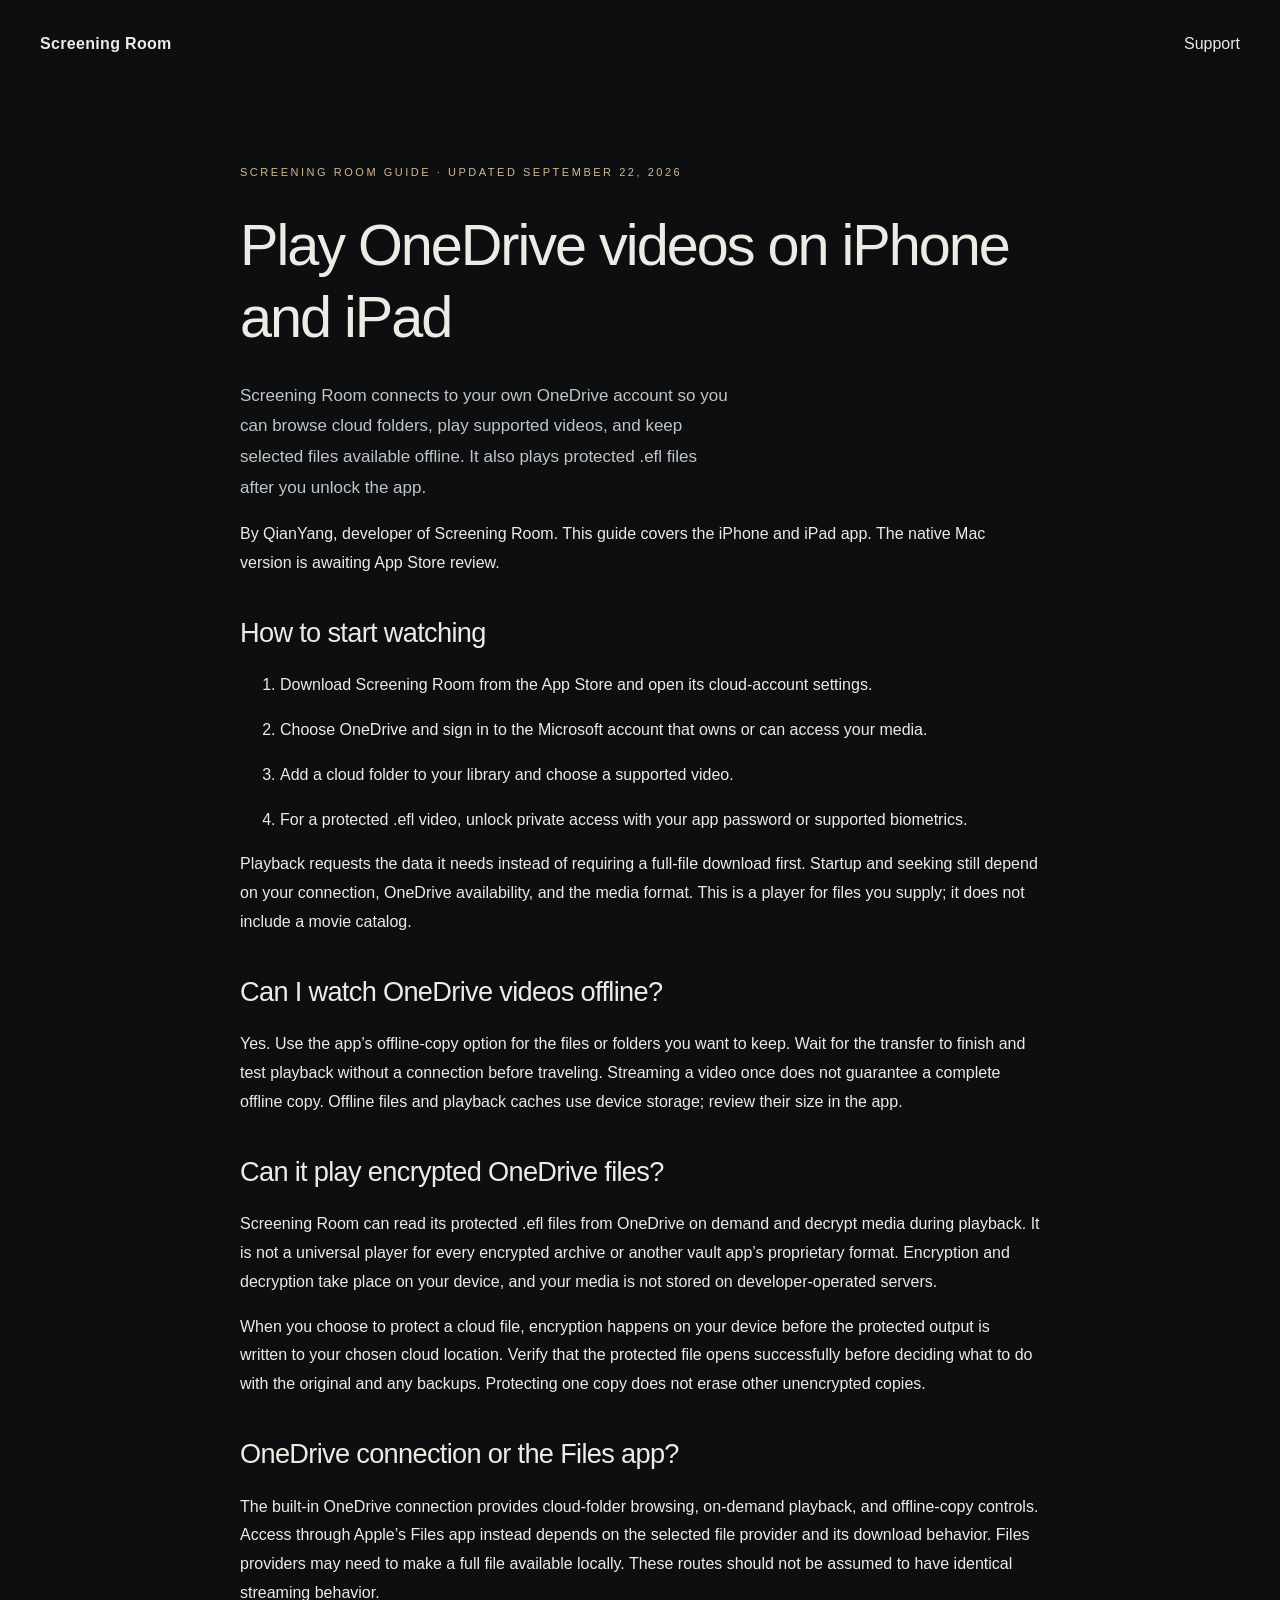
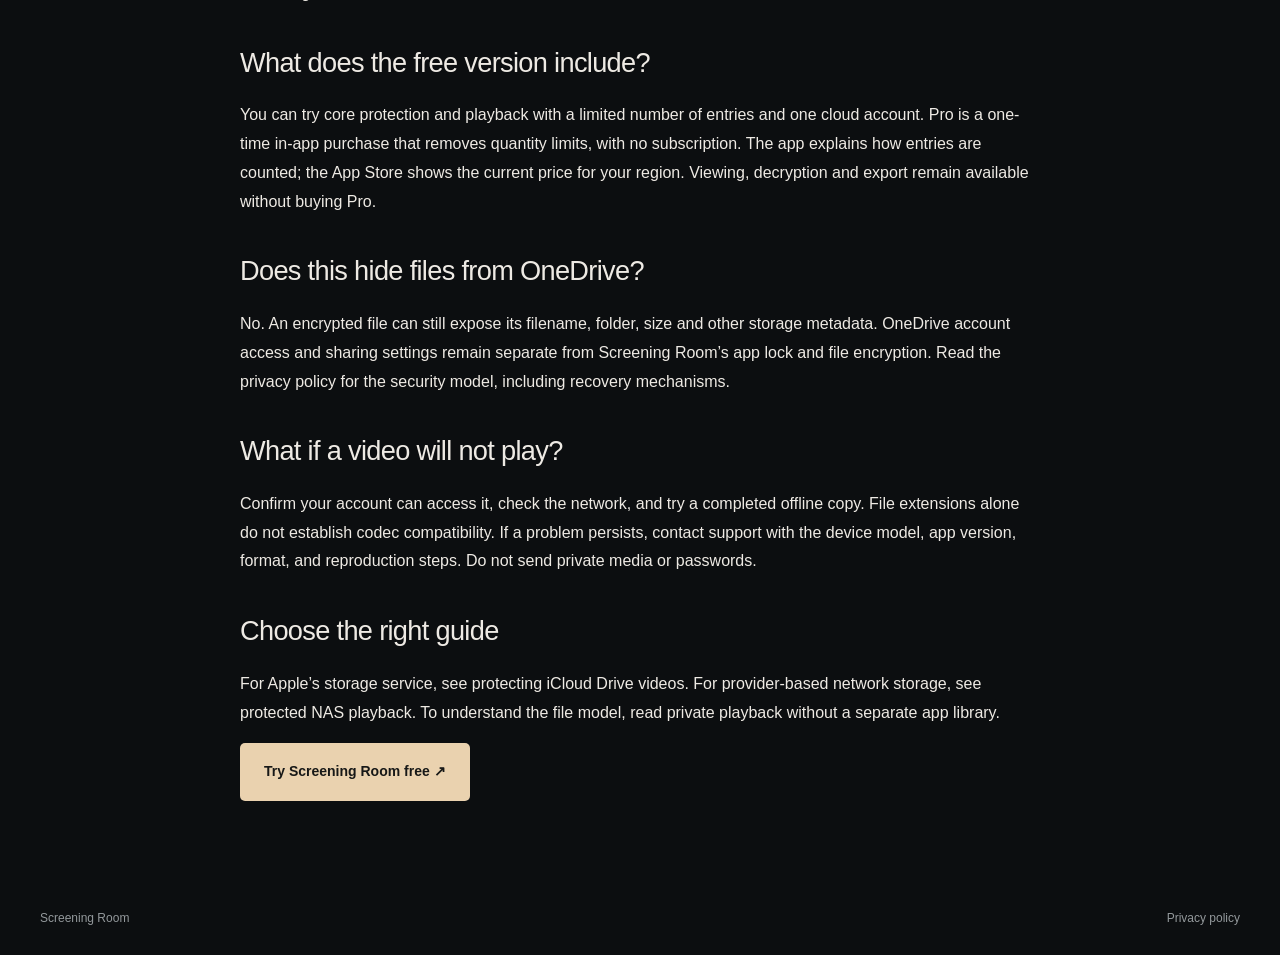
<file: onedrive-video-player-iphone-ipad.html>
<!doctype html>
<html lang="en"><head><meta charset="utf-8"><meta name="viewport" content="width=device-width,initial-scale=1">
<title>OneDrive Video Player for iPhone &amp; iPad | Screening Room</title><meta name="description" content="Play your OneDrive videos on iPhone and iPad, keep offline copies, and open protected .efl files with Screening Room. Setup, limits, and troubleshooting."><link rel="canonical" href="https://screeningroom.anvilray.com/onedrive-video-player-iphone-ipad.html">
<meta property="og:title" content="OneDrive Video Player for iPhone &amp; iPad | Screening Room"><meta property="og:description" content="Play your OneDrive videos on iPhone and iPad, keep offline copies, and open protected .efl files with Screening Room. Setup, limits, and troubleshooting."><meta property="og:type" content="article"><meta property="og:url" content="https://screeningroom.anvilray.com/onedrive-video-player-iphone-ipad.html"><meta property="og:image" content="https://screeningroom.anvilray.com/assets/coastal-cinema.jpg"><meta name="twitter:card" content="summary_large_image"><meta name="apple-itunes-app" content="app-id=6792022324">
<link rel="icon" href="assets/icon-small.png"><link rel="stylesheet" href="style.css">
<style>.guide-body{max-width:800px;padding-top:64px;padding-bottom:64px}.guide-body h1{font-size:clamp(2rem,6vw,3.6rem)}.guide-body h2{font-size:1.7rem;margin-top:2.3rem}.guide-body p,.guide-body li{line-height:1.8}.guide-body li{margin-bottom:1rem}</style>
<script type="application/ld+json">{"@context": "https://schema.org", "@type": "TechArticle", "headline": "Play OneDrive videos on iPhone and iPad", "datePublished": "2026-09-22", "dateModified": "2026-09-22", "author": {"@type": "Person", "name": "QianYang"}, "mainEntityOfPage": "https://screeningroom.anvilray.com/onedrive-video-player-iphone-ipad.html", "about": {"@id": "https://screeningroom.anvilray.com/#app"}}</script></head><body>
<a class="skip" href="#main">Skip to content</a><header><nav aria-label="Main navigation"><a class="brand" href="en.html">Screening Room</a><a href="support-en.html">Support</a></nav></header>
<main id="main" class="wrap guide-body"><p class="eyebrow">SCREENING ROOM GUIDE · UPDATED SEPTEMBER 22, 2026</p>
<h1>Play OneDrive videos on iPhone and iPad</h1>
<p class="lead">Screening Room connects to your own OneDrive account so you can browse cloud folders, play supported videos, and keep selected files available offline. It also plays protected .efl files after you unlock the app.</p>
<p>By QianYang, developer of Screening Room. This guide covers the iPhone and iPad app. The native Mac version is awaiting App Store review.</p>
<h2>How to start watching</h2>
<ol><li>Download Screening Room from the App Store and open its cloud-account settings.</li><li>Choose OneDrive and sign in to the Microsoft account that owns or can access your media.</li><li>Add a cloud folder to your library and choose a supported video.</li><li>For a protected .efl video, unlock private access with your app password or supported biometrics.</li></ol>
<p>Playback requests the data it needs instead of requiring a full-file download first. Startup and seeking still depend on your connection, OneDrive availability, and the media format. This is a player for files you supply; it does not include a movie catalog.</p>
<h2>Can I watch OneDrive videos offline?</h2>
<p>Yes. Use the app’s offline-copy option for the files or folders you want to keep. Wait for the transfer to finish and test playback without a connection before traveling. Streaming a video once does not guarantee a complete offline copy. Offline files and playback caches use device storage; review their size in the app.</p>
<h2>Can it play encrypted OneDrive files?</h2>
<p>Screening Room can read its protected .efl files from OneDrive on demand and decrypt media during playback. It is not a universal player for every encrypted archive or another vault app’s proprietary format. Encryption and decryption take place on your device, and your media is not stored on developer-operated servers.</p>
<p>When you choose to protect a cloud file, encryption happens on your device before the protected output is written to your chosen cloud location. Verify that the protected file opens successfully before deciding what to do with the original and any backups. Protecting one copy does not erase other unencrypted copies.</p>
<h2>OneDrive connection or the Files app?</h2>
<p>The built-in OneDrive connection provides cloud-folder browsing, on-demand playback, and offline-copy controls. Access through Apple’s Files app instead depends on the selected file provider and its download behavior. Files providers may need to make a full file available locally. These routes should not be assumed to have identical streaming behavior.</p>
<h2>What does the free version include?</h2>
<p>You can try core protection and playback with a limited number of entries and one cloud account. Pro is a one-time in-app purchase that removes quantity limits, with no subscription. The app explains how entries are counted; the App Store shows the current price for your region. Viewing, decryption and export remain available without buying Pro.</p>
<h2>Does this hide files from OneDrive?</h2>
<p>No. An encrypted file can still expose its filename, folder, size and other storage metadata. OneDrive account access and sharing settings remain separate from Screening Room’s app lock and file encryption. Read the <a href="privacy-en.html">privacy policy</a> for the security model, including recovery mechanisms.</p>
<h2>What if a video will not play?</h2>
<p>Confirm your account can access it, check the network, and try a completed offline copy. File extensions alone do not establish codec compatibility. If a problem persists, contact <a href="support-en.html">support</a> with the device model, app version, format, and reproduction steps. Do not send private media or passwords.</p>
<h2>Choose the right guide</h2>
<p>For Apple’s storage service, see <a href="protect-videos-stored-in-icloud-drive.html">protecting iCloud Drive videos</a>. For provider-based network storage, see <a href="play-protected-nas-videos-on-iphone.html">protected NAS playback</a>. To understand the file model, read <a href="private-video-player-without-importing-files.html">private playback without a separate app library</a>.</p>
<p><a class="button" href="https://apps.apple.com/app/id6792022324">Try Screening Room free ↗</a></p></main><footer class="wrap"><a href="en.html">Screening Room</a><a href="privacy-en.html">Privacy policy</a></footer></body></html>
</file>
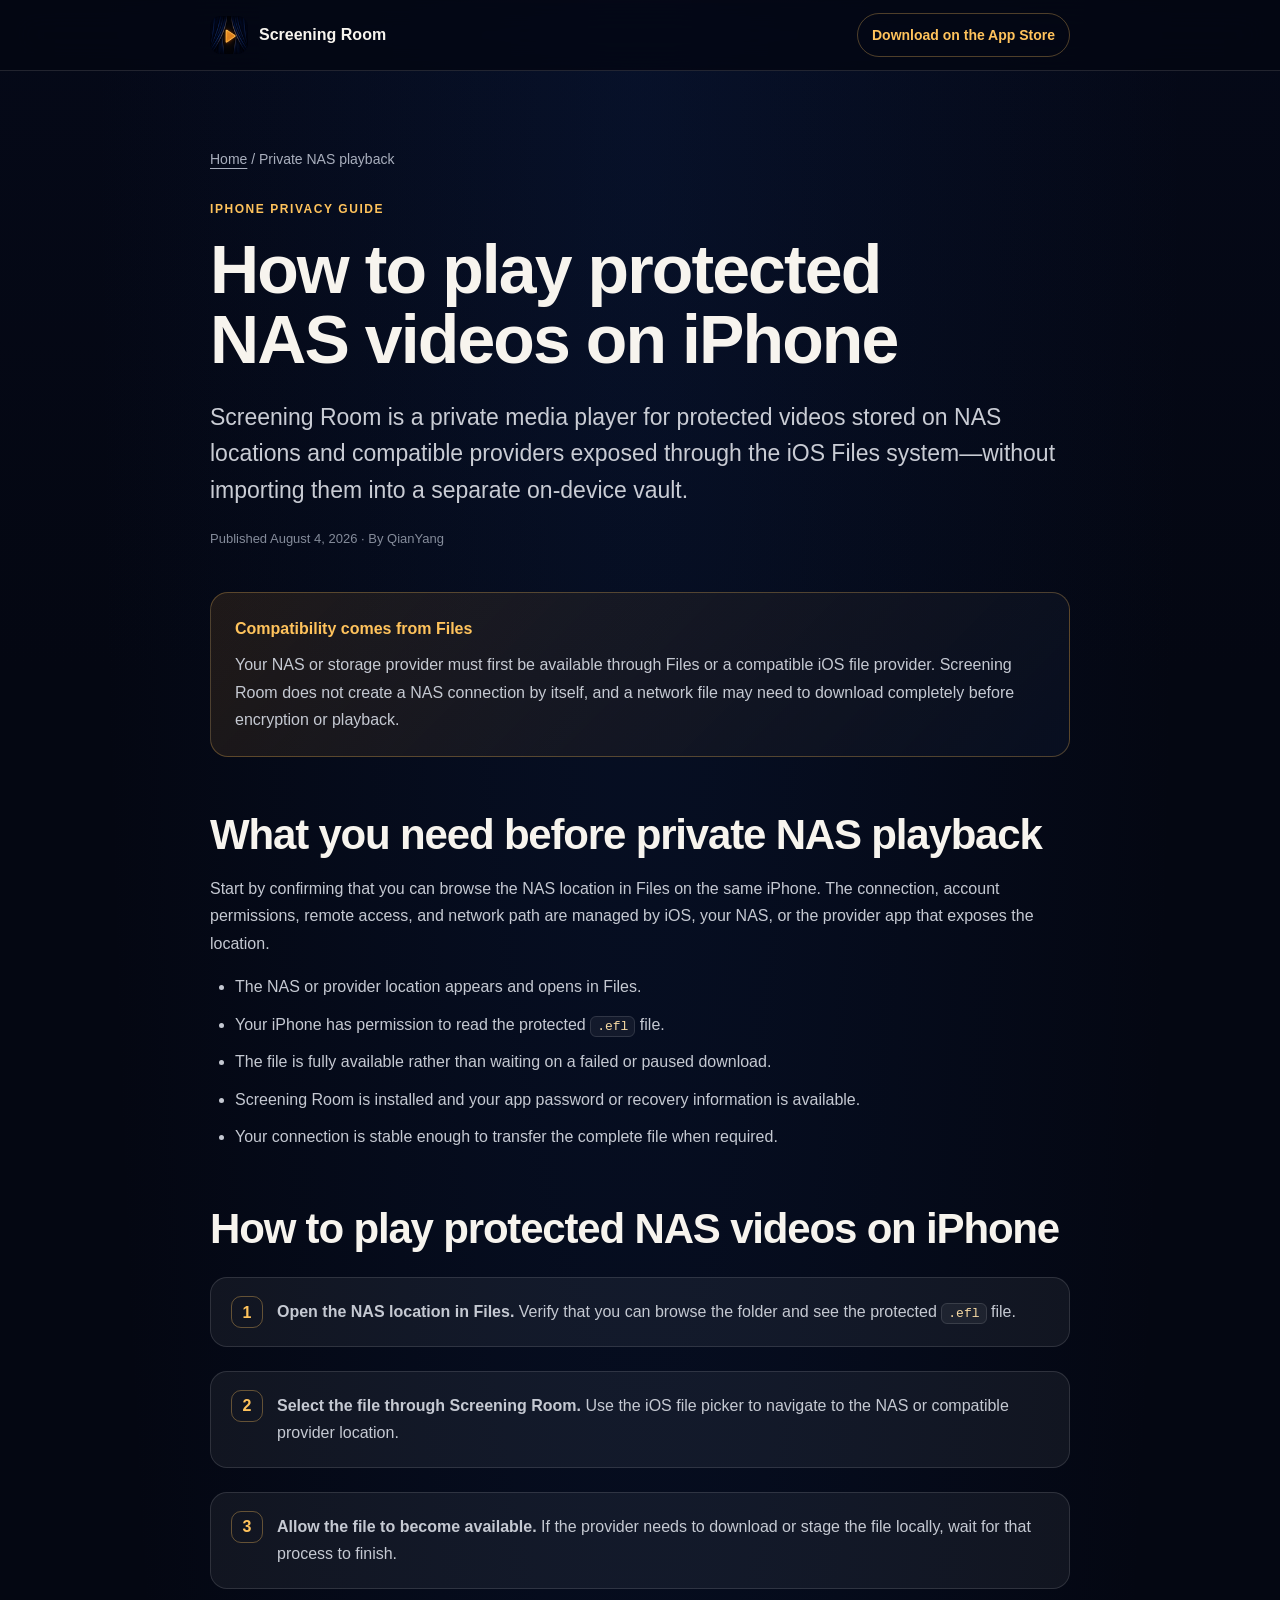
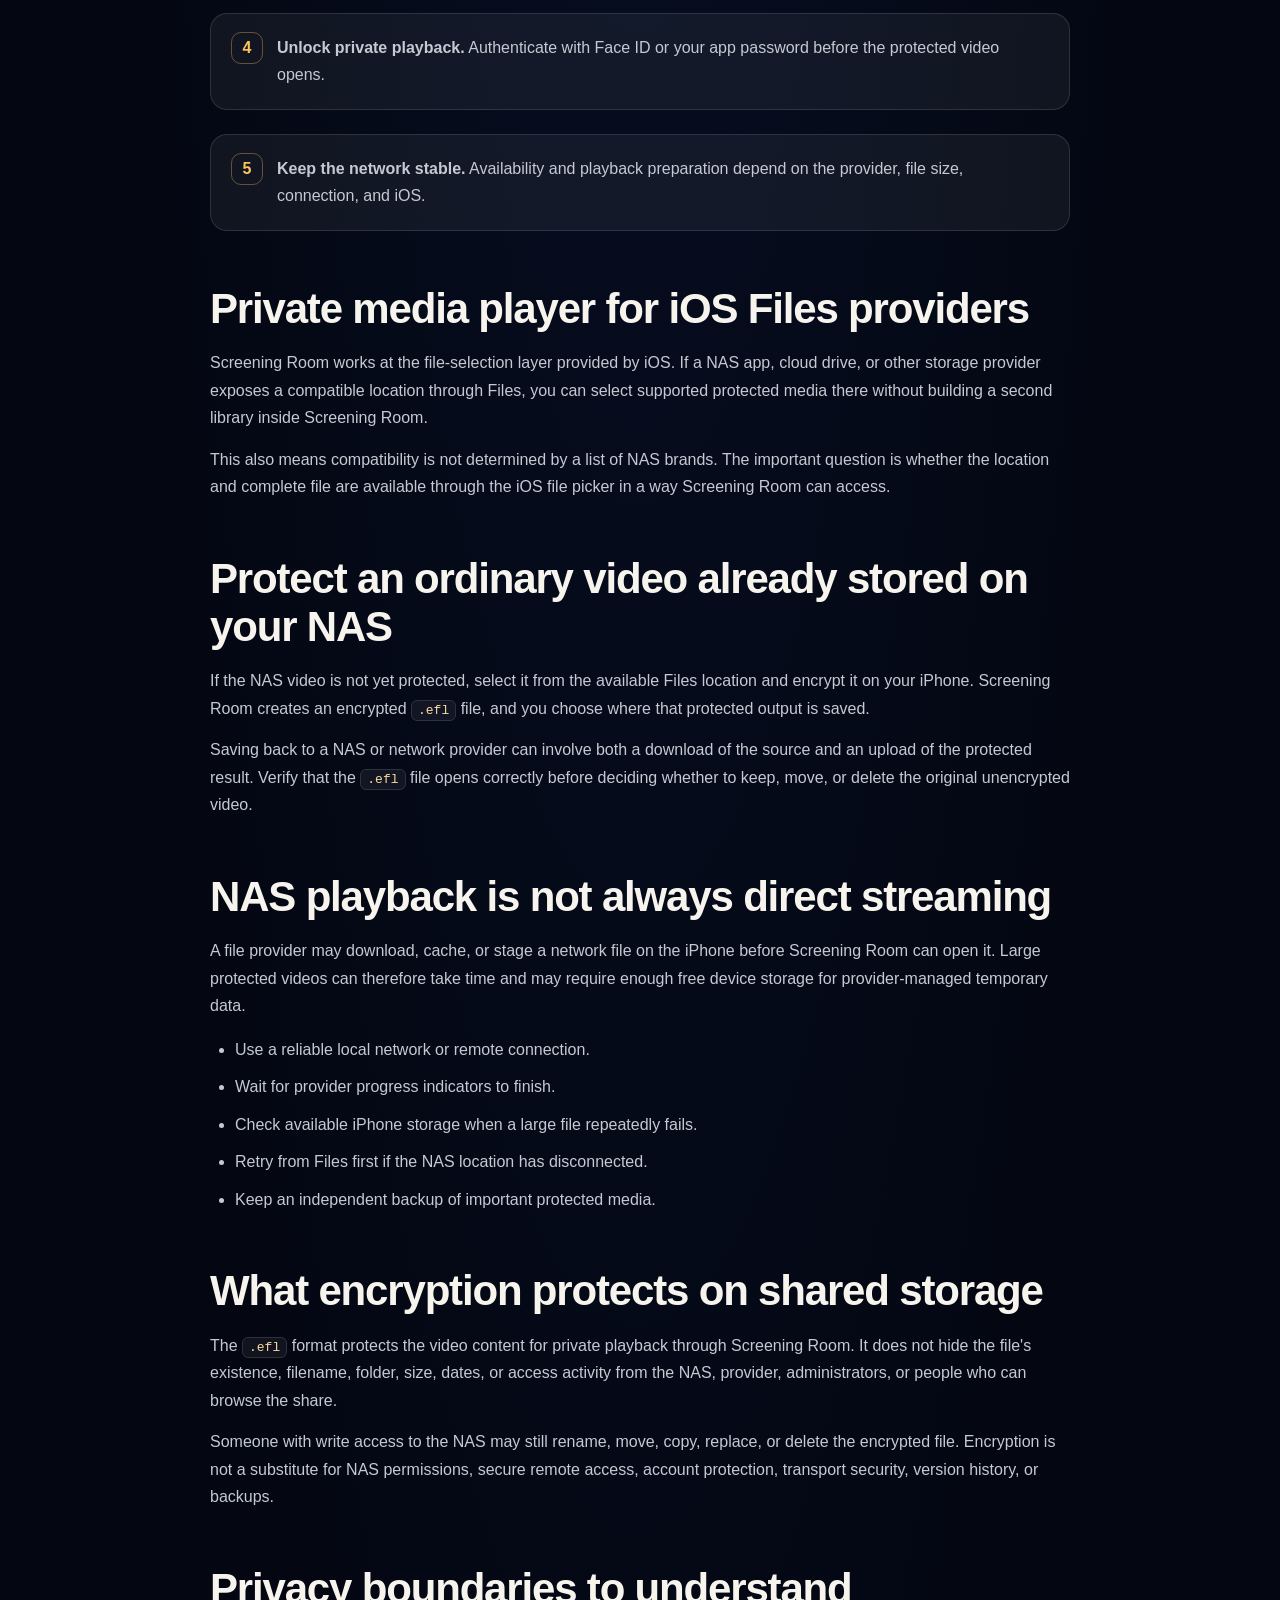
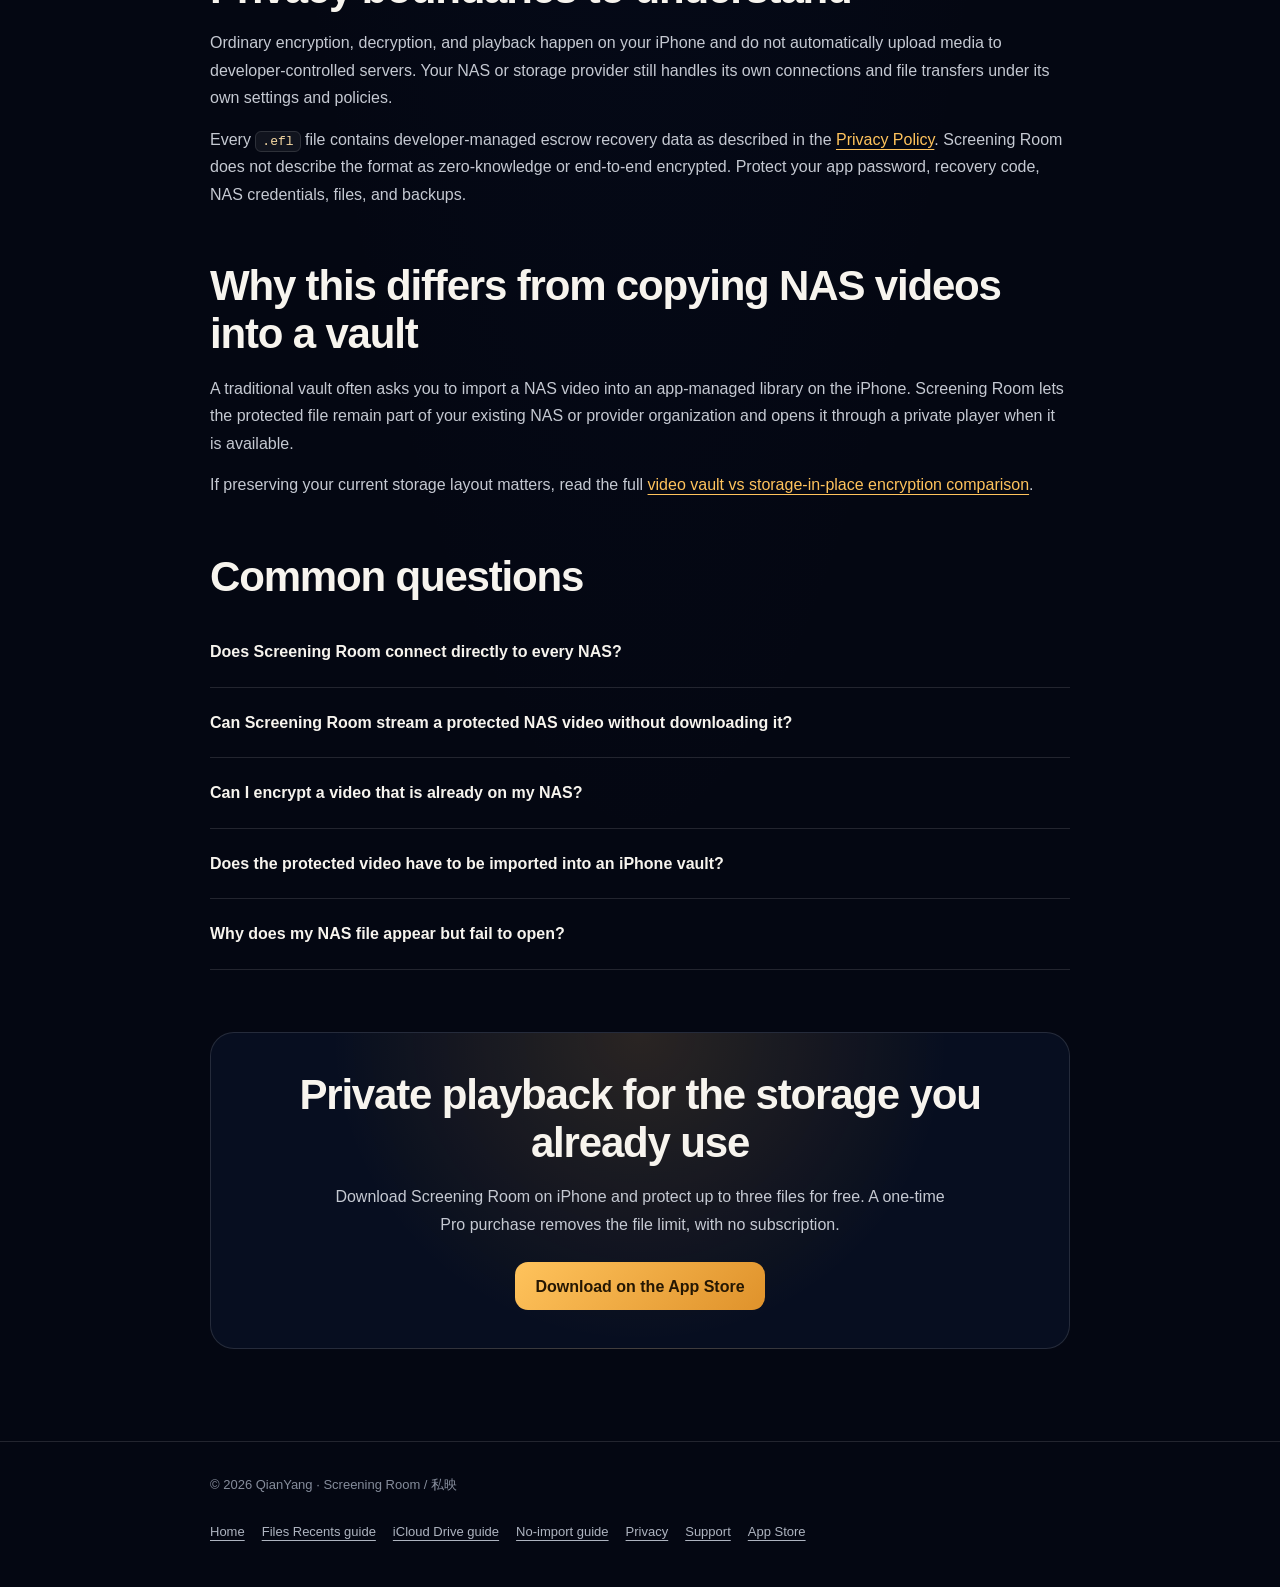
<file: play-protected-nas-videos-on-iphone.html>
<!DOCTYPE html>
<html lang="en">
<head>
  <meta charset="utf-8">
  <meta name="viewport" content="width=device-width, initial-scale=1, viewport-fit=cover">
  <meta name="description" content="Learn how to play protected NAS videos on iPhone with Screening Room, a private media player for NAS locations and compatible iOS Files providers.">
  <meta name="robots" content="index,follow,max-image-preview:large,max-snippet:-1">
  <meta name="theme-color" content="#050811">
  <link rel="canonical" href="https://screeningroom.anvilray.com/play-protected-nas-videos-on-iphone.html">
  <link rel="icon" href="app-icon-64.png" type="image/png" sizes="64x64">
  <link rel="apple-touch-icon" href="app-icon-180.png" sizes="180x180">
  <title>How to Play Protected NAS Videos on iPhone | Screening Room</title>

  <meta property="og:type" content="article">
  <meta property="og:site_name" content="Screening Room">
  <meta property="og:title" content="How to Play Protected NAS Videos on iPhone">
  <meta property="og:description" content="Open encrypted NAS videos through compatible iOS Files locations and unlock private playback on your iPhone.">
  <meta property="og:url" content="https://screeningroom.anvilray.com/play-protected-nas-videos-on-iphone.html">
  <meta property="og:image" content="https://screeningroom.anvilray.com/app-icon-512.jpg">
  <meta property="og:image:width" content="512">
  <meta property="og:image:height" content="512">
  <meta property="og:image:alt" content="Screening Room app icon with blue theater curtains and an amber play button">
  <meta property="article:published_time" content="2026-08-04">
  <meta property="article:modified_time" content="2026-08-04">
  <meta name="twitter:card" content="summary">
  <meta name="twitter:title" content="How to Play Protected NAS Videos on iPhone">
  <meta name="twitter:description" content="A practical guide to private NAS video playback through compatible iOS Files providers.">
  <meta name="twitter:image" content="https://screeningroom.anvilray.com/app-icon-512.jpg">
  <meta name="twitter:image:alt" content="Screening Room app icon with blue theater curtains and an amber play button">

  <script type="application/ld+json">
  {
    "@context": "https://schema.org",
    "@type": "TechArticle",
    "headline": "How to Play Protected NAS Videos on iPhone",
    "description": "A practical guide to opening and playing protected NAS videos through compatible iOS Files locations with Screening Room.",
    "datePublished": "2026-08-04",
    "dateModified": "2026-08-04",
    "mainEntityOfPage": "https://screeningroom.anvilray.com/play-protected-nas-videos-on-iphone.html",
    "image": "https://screeningroom.anvilray.com/app-icon-512.jpg",
    "author": {
      "@type": "Person",
      "name": "QianYang"
    },
    "publisher": {
      "@type": "Person",
      "name": "QianYang"
    },
    "about": [
      "Protected NAS video playback on iPhone",
      "Private media player for iOS Files providers",
      "Network storage",
      "Screening Room"
    ]
  }
  </script>

  <style>
    :root {
      color-scheme: dark;
      --bg: #040712;
      --bg-soft: #091124;
      --card: rgba(255, 255, 255, 0.055);
      --text: #f7f4ee;
      --muted: #a9afbd;
      --line: rgba(255, 255, 255, 0.12);
      --gold: #df922b;
      --gold-light: #ffc35c;
      --max: 860px;
    }

    * { box-sizing: border-box; }
    html { scroll-behavior: smooth; }
    body {
      margin: 0;
      background:
        radial-gradient(ellipse at 50% 0, rgba(18, 55, 125, .18), transparent 34rem),
        linear-gradient(180deg, #050918 0, #040712 42rem),
        var(--bg);
      color: var(--text);
      font-family: -apple-system, BlinkMacSystemFont, "SF Pro Text", "Helvetica Neue", Arial, sans-serif;
      line-height: 1.72;
      -webkit-font-smoothing: antialiased;
    }

    a { color: var(--gold-light); text-underline-offset: 4px; }
    .wrap { width: min(var(--max), calc(100% - 40px)); margin-inline: auto; }
    .skip-link {
      position: fixed; top: 10px; left: 10px; z-index: 100; padding: 10px 14px;
      border-radius: 10px; background: var(--gold-light); color: #171008;
      transform: translateY(-160%); transition: transform .2s;
    }
    .skip-link:focus { transform: translateY(0); }

    header {
      position: sticky; top: 0; z-index: 20;
      border-bottom: 1px solid var(--line);
      background: rgba(4, 7, 18, .82);
      backdrop-filter: blur(18px) saturate(130%);
      -webkit-backdrop-filter: blur(18px) saturate(130%);
    }
    nav { min-height: 70px; display: flex; align-items: center; justify-content: space-between; gap: 20px; }
    .brand { display: inline-flex; align-items: center; gap: 11px; color: var(--text); text-decoration: none; font-weight: 720; }
    .brand img { width: 38px; height: 38px; border-radius: 11px; }
    .app-store { padding: 9px 14px; border: 1px solid rgba(255,195,92,.3); border-radius: 999px; text-decoration: none; font-size: 14px; font-weight: 650; }

    main { padding: 76px 0 92px; }
    .breadcrumb { margin: 0 0 28px; color: var(--muted); font-size: 14px; }
    .breadcrumb a { color: var(--muted); }
    .eyebrow { margin: 0 0 14px; color: var(--gold-light); font-size: 12px; font-weight: 750; letter-spacing: .13em; text-transform: uppercase; }
    h1, h2, h3 { letter-spacing: -.028em; }
    h1 { max-width: 820px; margin: 0 0 24px; font-size: clamp(42px, 7vw, 68px); line-height: 1.04; }
    .lead { margin: 0 0 20px; color: #c9ccd4; font-size: clamp(19px, 2.4vw, 23px); line-height: 1.58; }
    .meta { margin: 0 0 42px; color: #858c9b; font-size: 13px; }

    .note {
      margin: 34px 0 48px; padding: 22px 24px;
      border: 1px solid rgba(255,195,92,.28); border-radius: 18px;
      background: linear-gradient(135deg, rgba(223,146,43,.12), rgba(9,17,36,.74));
    }
    .note strong { color: var(--gold-light); }
    .note p { margin: 8px 0 0; }

    article h2 { margin: 54px 0 16px; font-size: clamp(30px, 4.5vw, 42px); line-height: 1.15; }
    article h3 { margin: 30px 0 10px; font-size: 22px; }
    article p { margin: 14px 0; color: #c5c9d2; }
    article ul, article ol { margin: 16px 0; padding-left: 25px; color: #c5c9d2; }
    article li + li { margin-top: 10px; }
    article code { padding: 2px 6px; border: 1px solid var(--line); border-radius: 6px; background: rgba(255,255,255,.05); color: #f6d9a3; }

    .steps { counter-reset: guide-step; display: grid; gap: 14px; margin: 24px 0; padding: 0; list-style: none; }
    .steps li { counter-increment: guide-step; position: relative; padding: 20px 22px 20px 66px; border: 1px solid var(--line); border-radius: 17px; background: var(--card); }
    .steps li::before {
      content: counter(guide-step); position: absolute; left: 20px; top: 18px;
      width: 30px; height: 30px; display: grid; place-items: center;
      border: 1px solid rgba(255,195,92,.35); border-radius: 10px; color: var(--gold-light); font-weight: 750;
    }

    .faq { margin-top: 54px; }
    details { border-bottom: 1px solid var(--line); }
    summary { padding: 21px 38px 21px 0; cursor: pointer; list-style: none; font-weight: 670; }
    summary::-webkit-details-marker { display: none; }
    details p { margin: -2px 0 22px; }

    .cta {
      margin-top: 62px; padding: 38px 30px; border: 1px solid var(--line); border-radius: 24px; text-align: center;
      background: radial-gradient(circle at 50% 0, rgba(255,174,56,.14), transparent 58%), rgba(9,17,36,.78);
    }
    .cta h2 { margin-top: 0; }
    .cta p { max-width: 620px; margin-inline: auto; }
    .button {
      display: inline-flex; min-height: 48px; align-items: center; justify-content: center;
      margin-top: 10px; padding: 0 20px; border-radius: 13px;
      background: linear-gradient(135deg, var(--gold-light), var(--gold)); color: #251703;
      text-decoration: none; font-weight: 730;
    }

    footer { padding: 32px 0 44px; border-top: 1px solid var(--line); color: #858c9b; font-size: 13px; }
    .footer-row { display: flex; justify-content: space-between; gap: 24px; flex-wrap: wrap; }
    .footer-links { display: flex; gap: 17px; flex-wrap: wrap; }
    .footer-links a { color: #aeb4c0; }

    @media (max-width: 620px) {
      .wrap { width: min(100% - 28px, var(--max)); }
      nav { min-height: 62px; }
      .app-store { font-size: 12px; padding: 8px 11px; }
      main { padding-top: 52px; }
      h1 { font-size: clamp(39px, 12vw, 56px); }
      .steps li { padding-left: 58px; }
      .cta { padding: 30px 22px; }
    }
  </style>
</head>
<body>
  <a class="skip-link" href="#main">Skip to content</a>
  <header>
    <nav class="wrap" aria-label="Main navigation">
      <a class="brand" href="en.html" aria-label="Screening Room home">
        <img src="app-icon-64.png" alt="" width="38" height="38">
        <span>Screening Room</span>
      </a>
      <a class="app-store" href="https://apps.apple.com/us/app/screening-room/id6792022324">Download on the App Store</a>
    </nav>
  </header>

  <main id="main" class="wrap">
    <article>
      <p class="breadcrumb"><a href="en.html">Home</a> / Private NAS playback</p>
      <p class="eyebrow">iPhone privacy guide</p>
      <h1>How to play protected NAS videos on iPhone</h1>
      <p class="lead">Screening Room is a private media player for protected videos stored on NAS locations and compatible providers exposed through the iOS Files system—without importing them into a separate on-device vault.</p>
      <p class="meta">Published August 4, 2026 · By QianYang</p>

      <div class="note">
        <strong>Compatibility comes from Files</strong>
        <p>Your NAS or storage provider must first be available through Files or a compatible iOS file provider. Screening Room does not create a NAS connection by itself, and a network file may need to download completely before encryption or playback.</p>
      </div>

      <h2>What you need before private NAS playback</h2>
      <p>Start by confirming that you can browse the NAS location in Files on the same iPhone. The connection, account permissions, remote access, and network path are managed by iOS, your NAS, or the provider app that exposes the location.</p>
      <ul>
        <li>The NAS or provider location appears and opens in Files.</li>
        <li>Your iPhone has permission to read the protected <code>.efl</code> file.</li>
        <li>The file is fully available rather than waiting on a failed or paused download.</li>
        <li>Screening Room is installed and your app password or recovery information is available.</li>
        <li>Your connection is stable enough to transfer the complete file when required.</li>
      </ul>

      <h2>How to play protected NAS videos on iPhone</h2>
      <ol class="steps">
        <li><strong>Open the NAS location in Files.</strong> Verify that you can browse the folder and see the protected <code>.efl</code> file.</li>
        <li><strong>Select the file through Screening Room.</strong> Use the iOS file picker to navigate to the NAS or compatible provider location.</li>
        <li><strong>Allow the file to become available.</strong> If the provider needs to download or stage the file locally, wait for that process to finish.</li>
        <li><strong>Unlock private playback.</strong> Authenticate with Face ID or your app password before the protected video opens.</li>
        <li><strong>Keep the network stable.</strong> Availability and playback preparation depend on the provider, file size, connection, and iOS.</li>
      </ol>

      <h2>Private media player for iOS Files providers</h2>
      <p>Screening Room works at the file-selection layer provided by iOS. If a NAS app, cloud drive, or other storage provider exposes a compatible location through Files, you can select supported protected media there without building a second library inside Screening Room.</p>
      <p>This also means compatibility is not determined by a list of NAS brands. The important question is whether the location and complete file are available through the iOS file picker in a way Screening Room can access.</p>

      <h2>Protect an ordinary video already stored on your NAS</h2>
      <p>If the NAS video is not yet protected, select it from the available Files location and encrypt it on your iPhone. Screening Room creates an encrypted <code>.efl</code> file, and you choose where that protected output is saved.</p>
      <p>Saving back to a NAS or network provider can involve both a download of the source and an upload of the protected result. Verify that the <code>.efl</code> file opens correctly before deciding whether to keep, move, or delete the original unencrypted video.</p>

      <h2>NAS playback is not always direct streaming</h2>
      <p>A file provider may download, cache, or stage a network file on the iPhone before Screening Room can open it. Large protected videos can therefore take time and may require enough free device storage for provider-managed temporary data.</p>
      <ul>
        <li>Use a reliable local network or remote connection.</li>
        <li>Wait for provider progress indicators to finish.</li>
        <li>Check available iPhone storage when a large file repeatedly fails.</li>
        <li>Retry from Files first if the NAS location has disconnected.</li>
        <li>Keep an independent backup of important protected media.</li>
      </ul>

      <h2>What encryption protects on shared storage</h2>
      <p>The <code>.efl</code> format protects the video content for private playback through Screening Room. It does not hide the file's existence, filename, folder, size, dates, or access activity from the NAS, provider, administrators, or people who can browse the share.</p>
      <p>Someone with write access to the NAS may still rename, move, copy, replace, or delete the encrypted file. Encryption is not a substitute for NAS permissions, secure remote access, account protection, transport security, version history, or backups.</p>

      <h2>Privacy boundaries to understand</h2>
      <p>Ordinary encryption, decryption, and playback happen on your iPhone and do not automatically upload media to developer-controlled servers. Your NAS or storage provider still handles its own connections and file transfers under its own settings and policies.</p>
      <p>Every <code>.efl</code> file contains developer-managed escrow recovery data as described in the <a href="privacy-en.html">Privacy Policy</a>. Screening Room does not describe the format as zero-knowledge or end-to-end encrypted. Protect your app password, recovery code, NAS credentials, files, and backups.</p>

      <h2>Why this differs from copying NAS videos into a vault</h2>
      <p>A traditional vault often asks you to import a NAS video into an app-managed library on the iPhone. Screening Room lets the protected file remain part of your existing NAS or provider organization and opens it through a private player when it is available.</p>
      <p>If preserving your current storage layout matters, read the full <a href="private-video-player-without-importing-files.html">video vault vs storage-in-place encryption comparison</a>.</p>

      <section class="faq" aria-labelledby="faq-title">
        <h2 id="faq-title">Common questions</h2>
        <details>
          <summary>Does Screening Room connect directly to every NAS?</summary>
          <p>No. The NAS or provider location must be available through Files or a compatible iOS file provider before Screening Room can select a file from it.</p>
        </details>
        <details>
          <summary>Can Screening Room stream a protected NAS video without downloading it?</summary>
          <p>Do not assume direct streaming. The provider or iOS may need to download or stage the complete file before playback, depending on the connection and provider behavior.</p>
        </details>
        <details>
          <summary>Can I encrypt a video that is already on my NAS?</summary>
          <p>Yes, when the source is accessible through a compatible Files location. The source may need to download, and the protected <code>.efl</code> output may need to upload to the destination you select.</p>
        </details>
        <details>
          <summary>Does the protected video have to be imported into an iPhone vault?</summary>
          <p>No. Screening Room does not require a separate app-managed media library. Provider-managed downloads or temporary local files may still be required to open network media.</p>
        </details>
        <details>
          <summary>Why does my NAS file appear but fail to open?</summary>
          <p>Confirm that the NAS connection still works in Files, the complete file has downloaded, the iPhone has enough free space, and you have permission to read it. See <a href="support-en.html">Support &amp; FAQ</a> if the problem continues.</p>
        </details>
      </section>

      <section class="cta" aria-labelledby="cta-title">
        <h2 id="cta-title">Private playback for the storage you already use</h2>
        <p>Download Screening Room on iPhone and protect up to three files for free. A one-time Pro purchase removes the file limit, with no subscription.</p>
        <a class="button" href="https://apps.apple.com/us/app/screening-room/id6792022324">Download on the App Store</a>
      </section>
    </article>
  </main>

  <footer>
    <div class="footer-row wrap">
      <div>© 2026 QianYang · Screening Room / 私映</div>
      <div class="footer-links">
        <a href="en.html">Home</a>
        <a href="keep-private-videos-out-of-files-recents.html">Files Recents guide</a>
        <a href="protect-videos-stored-in-icloud-drive.html">iCloud Drive guide</a>
        <a href="private-video-player-without-importing-files.html">No-import guide</a>
        <a href="privacy-en.html">Privacy</a>
        <a href="support-en.html">Support</a>
        <a href="https://apps.apple.com/us/app/screening-room/id6792022324">App Store</a>
      </div>
    </div>
  </footer>
</body>
</html>
</file>
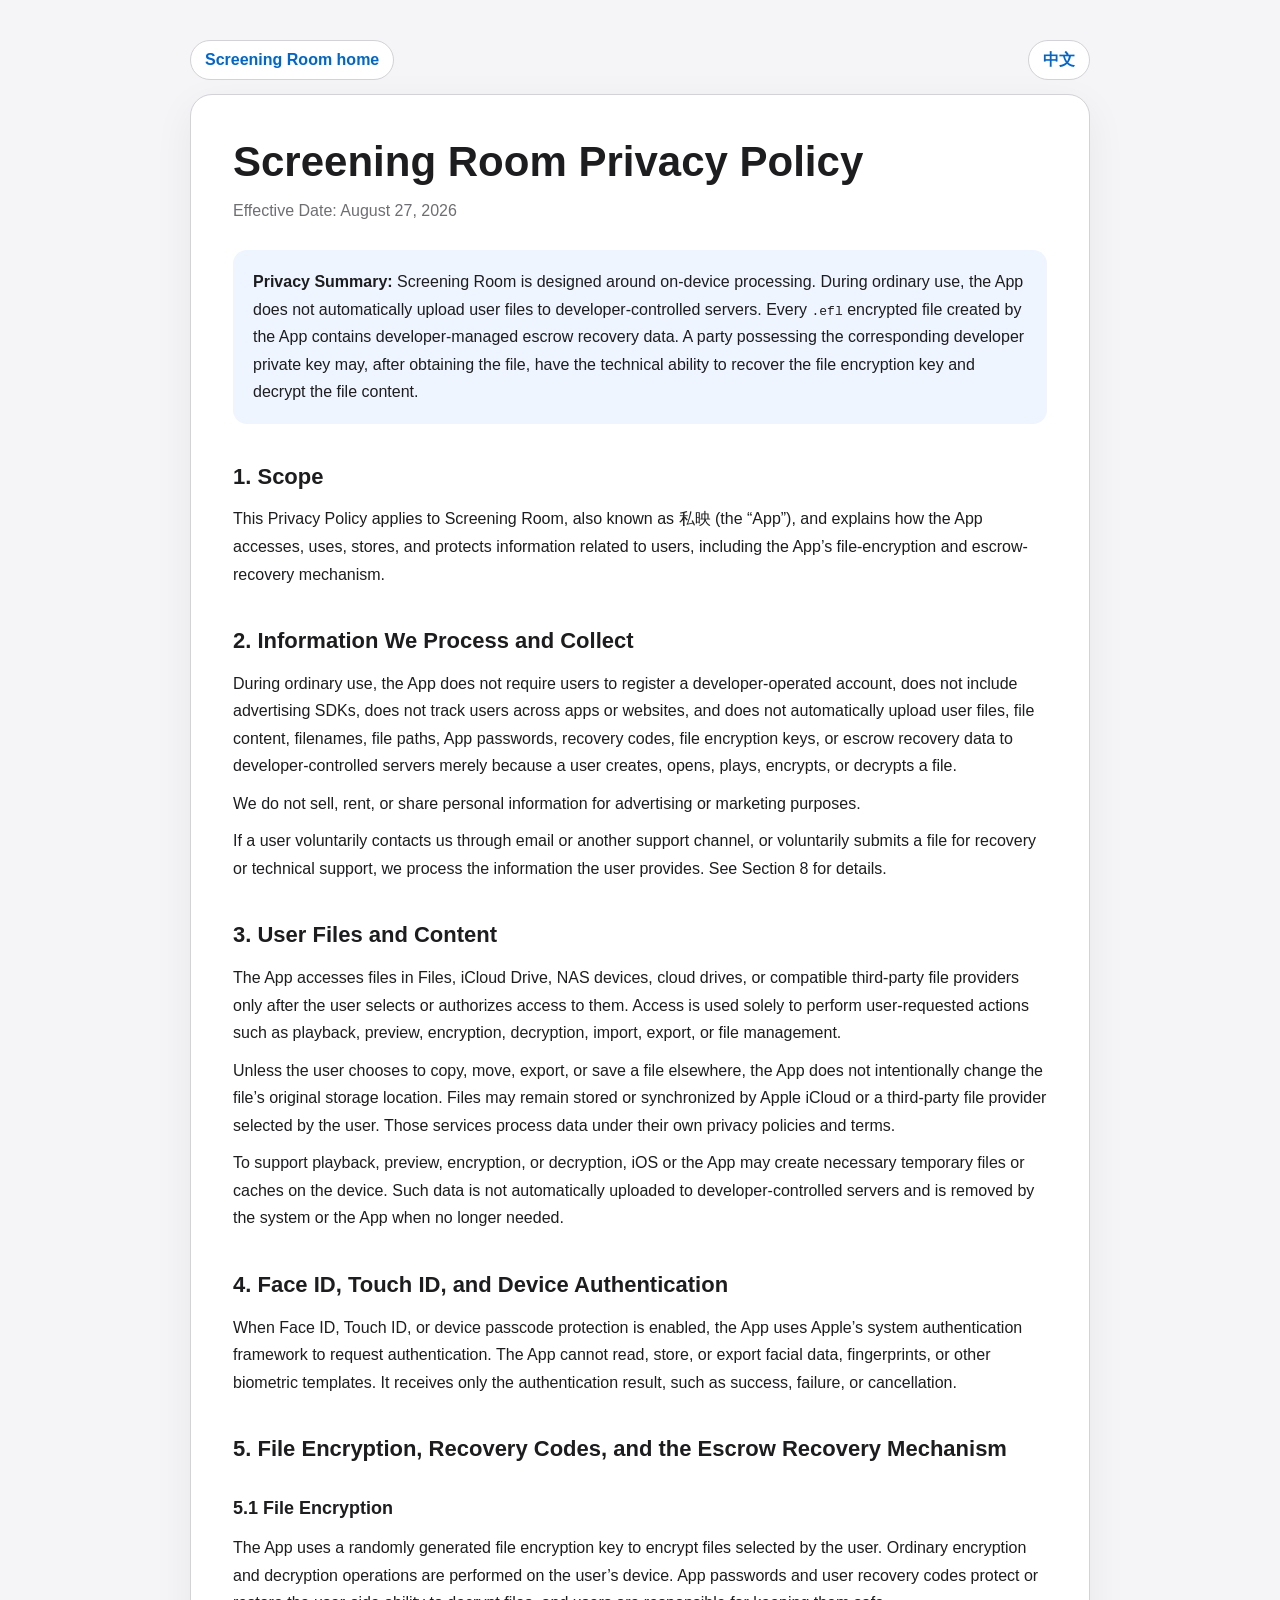
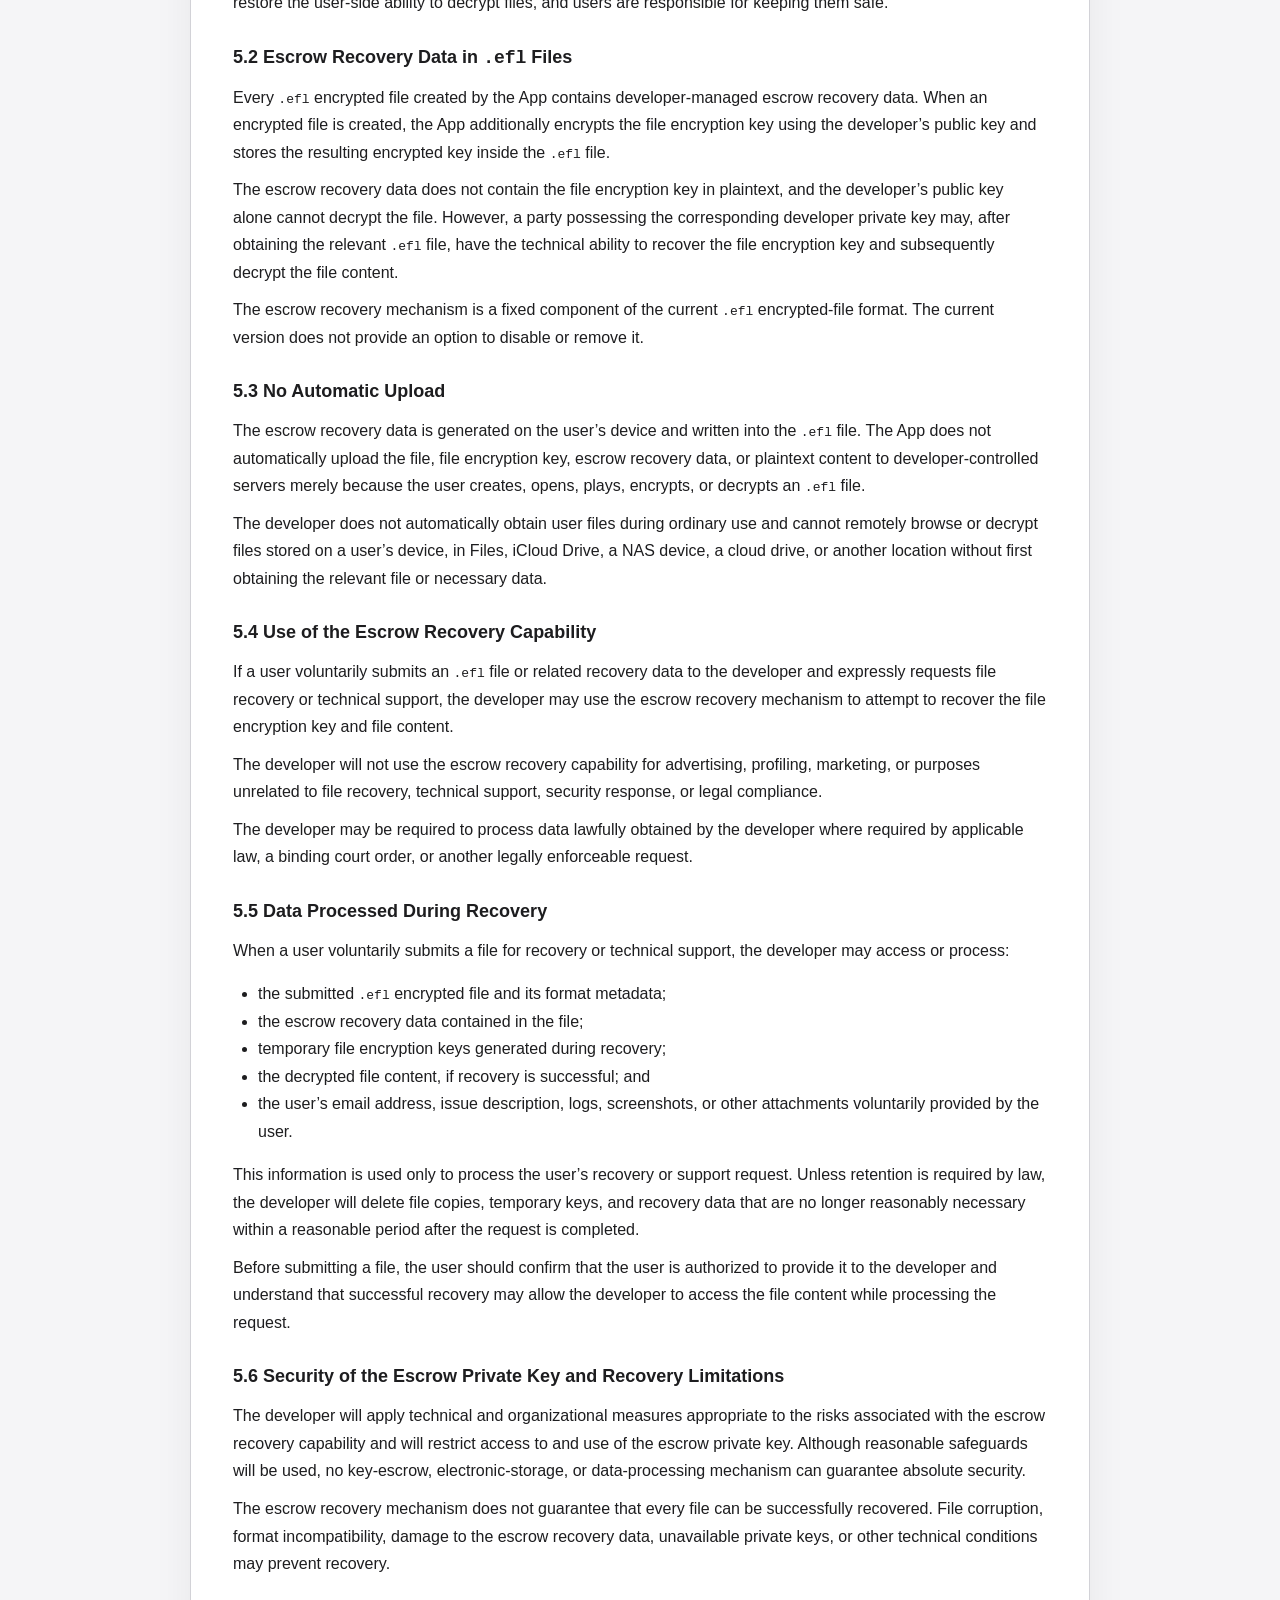
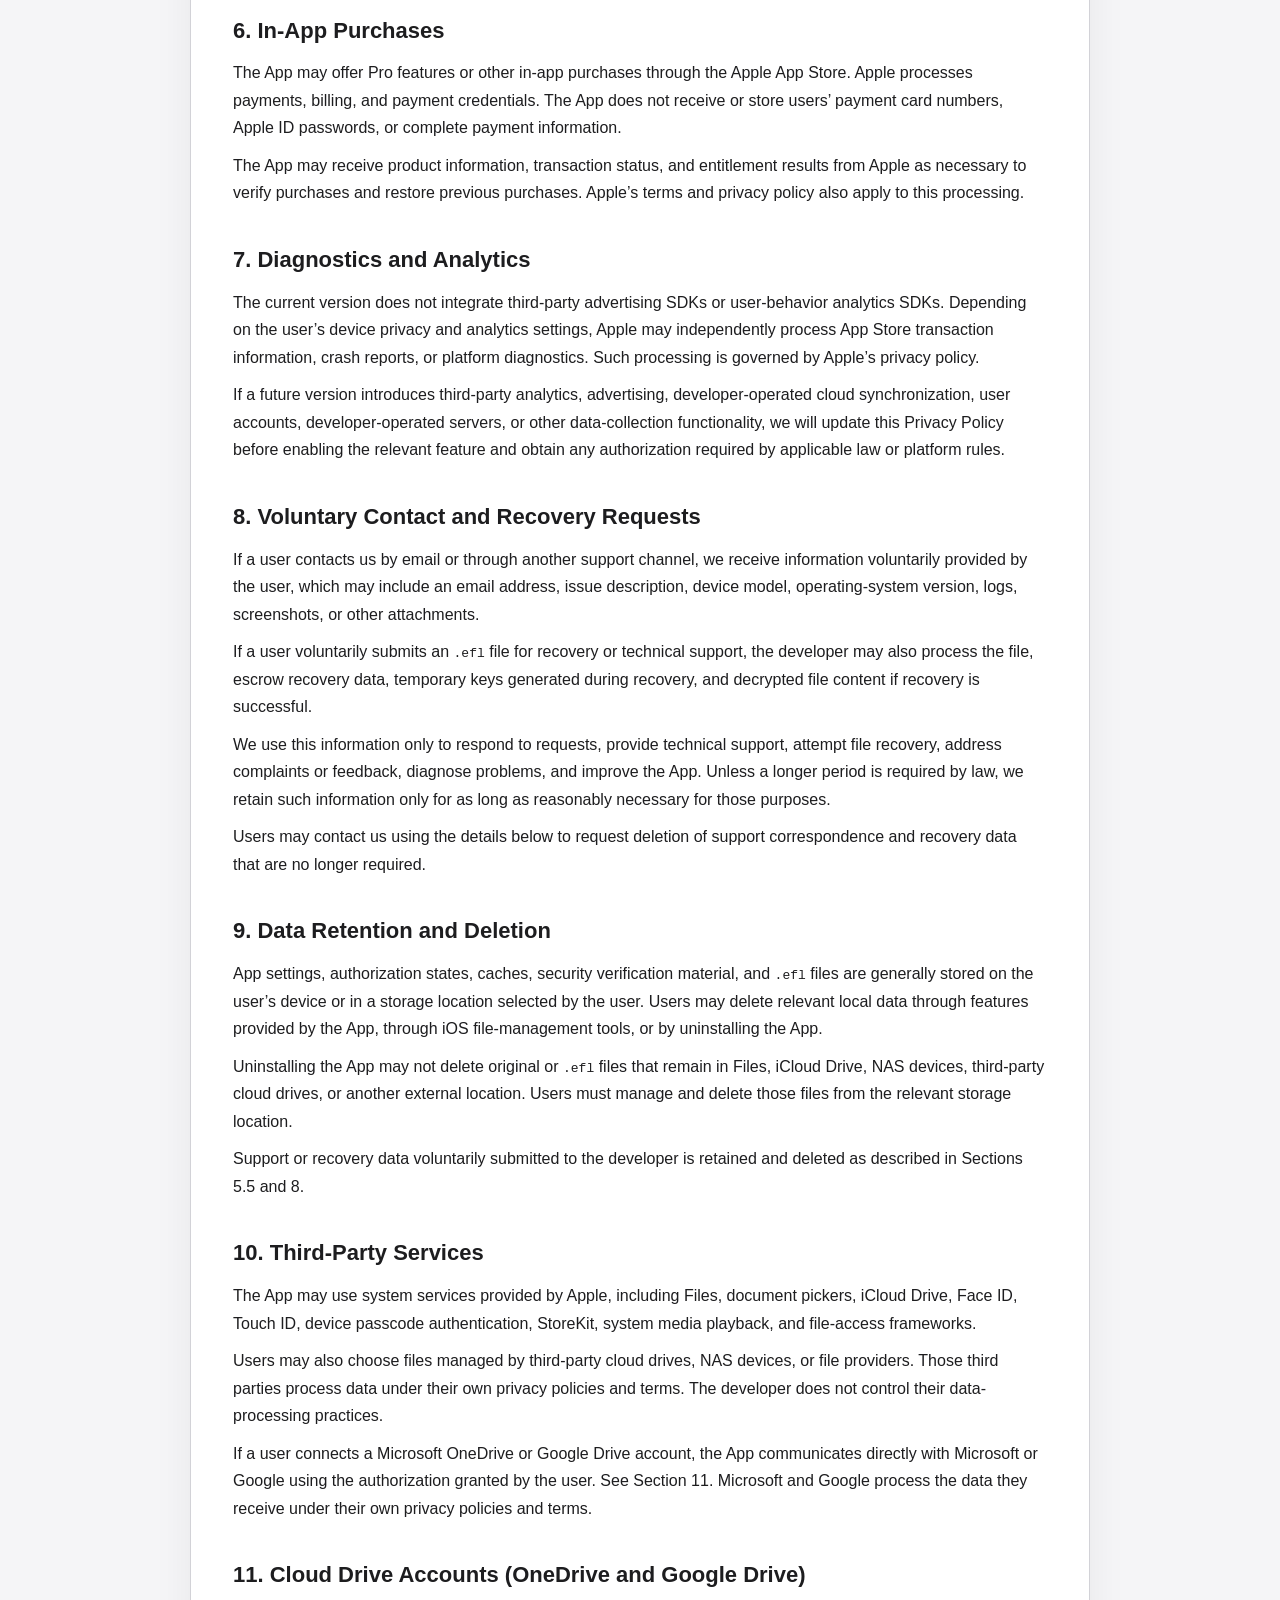
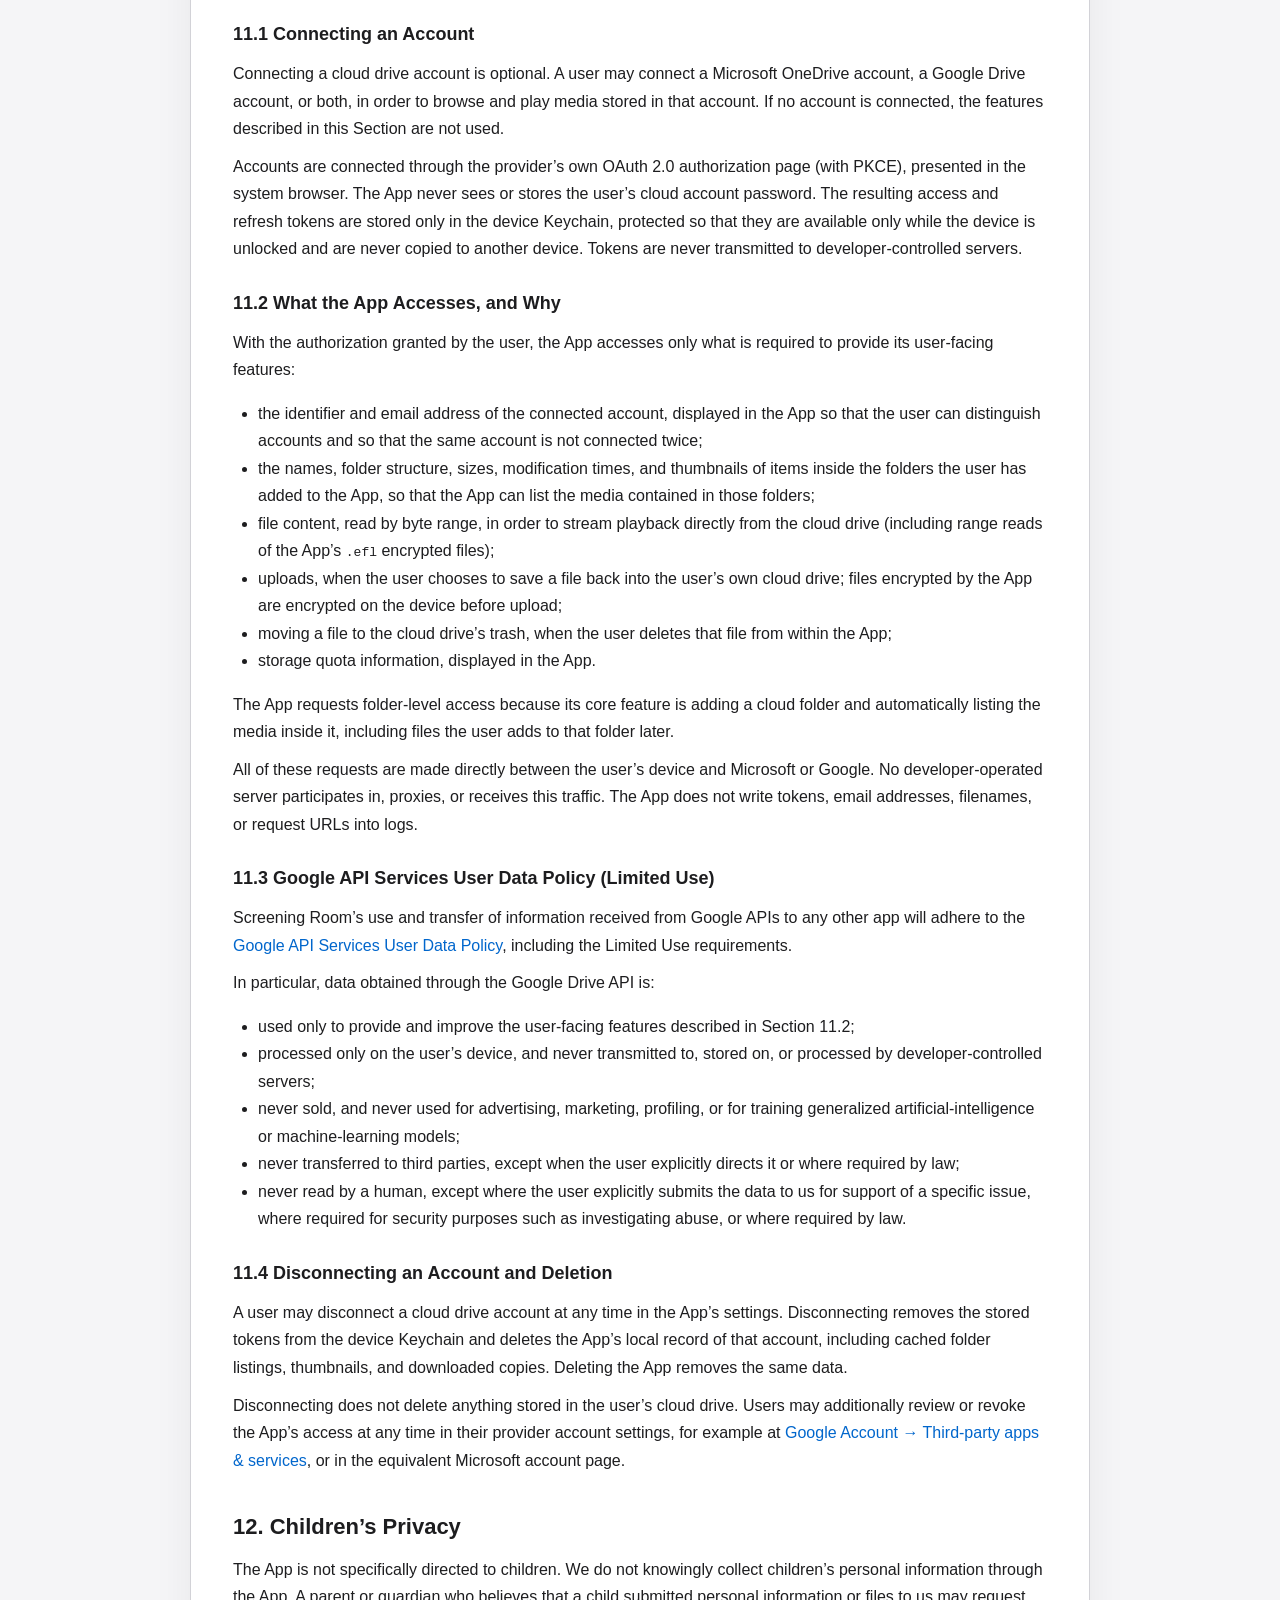
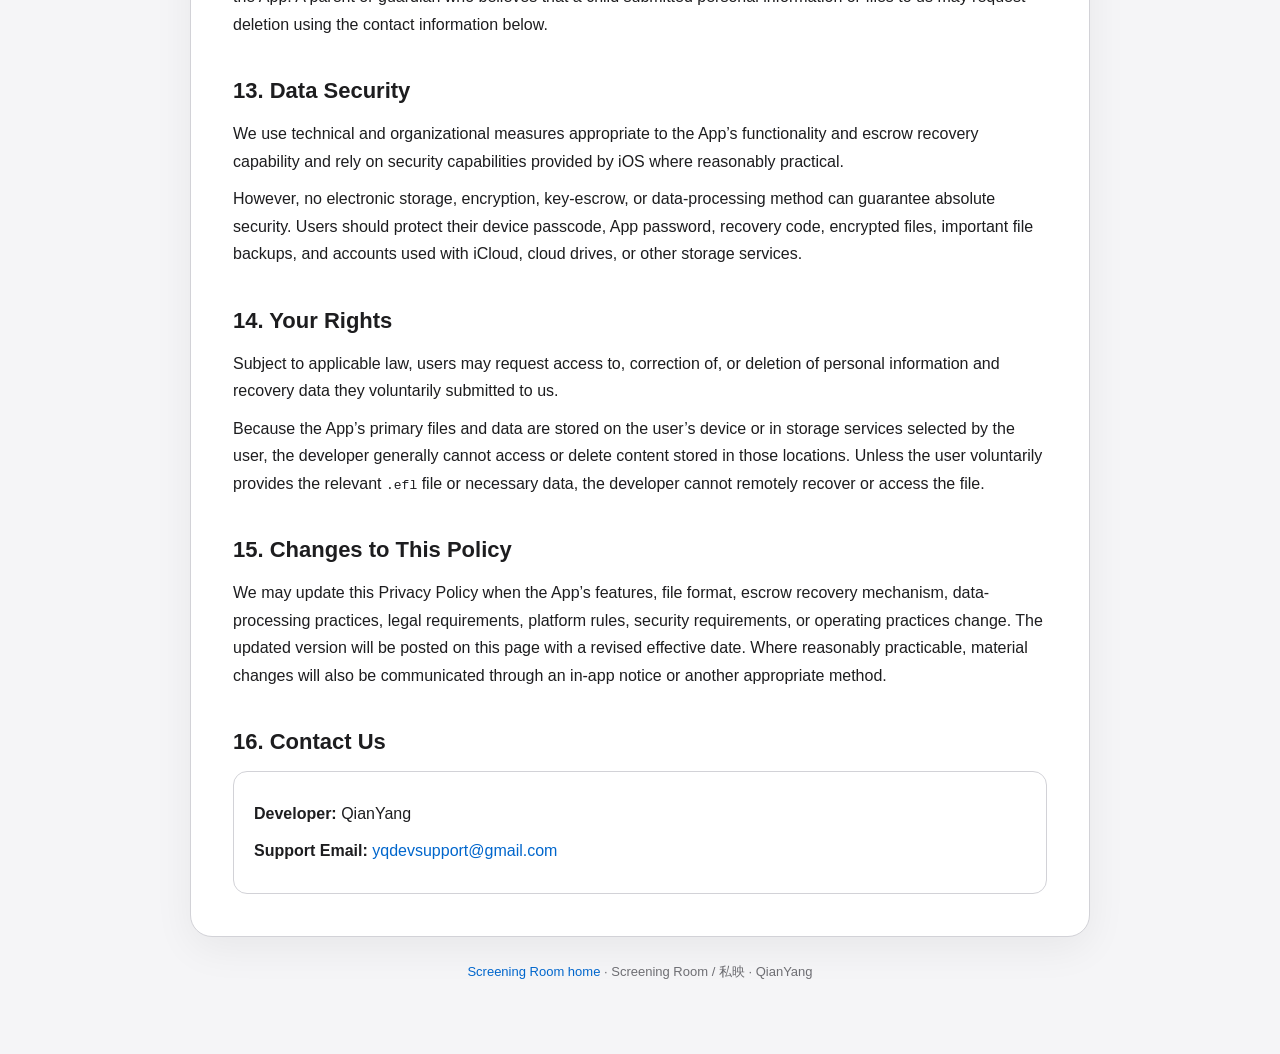
<file: privacy-en.html>
<!doctype html><html lang="en"><head><meta charset="utf-8"><meta name="viewport" content="width=device-width,initial-scale=1,viewport-fit=cover"><meta name="description" content="Screening Room Privacy Policy"><meta name="robots" content="index,follow"><link rel="canonical" href="https://screeningroom.anvilray.com/privacy-en.html"><link rel="alternate" hreflang="en" href="https://screeningroom.anvilray.com/privacy-en.html"><link rel="alternate" hreflang="zh-CN" href="https://screeningroom.anvilray.com/privacy-zh.html"><link rel="alternate" hreflang="x-default" href="https://screeningroom.anvilray.com/privacy-en.html"><title>Screening Room Privacy Policy</title><style>
:root{color-scheme:light dark;--bg:#f5f5f7;--card:#fff;--text:#1d1d1f;--muted:#6e6e73;--line:#d2d2d7;--link:#06c;--soft:#eef5ff}
@media(prefers-color-scheme:dark){:root{--bg:#000;--card:#1c1c1e;--text:#f5f5f7;--muted:#a1a1a6;--line:#38383a;--link:#2997ff;--soft:#0d223b}}
*{box-sizing:border-box}body{margin:0;background:var(--bg);color:var(--text);font-family:-apple-system,BlinkMacSystemFont,"SF Pro Text","Helvetica Neue",Arial,sans-serif;line-height:1.72}
main{width:min(900px,calc(100% - 32px));margin:auto;padding:40px 0 72px}.topbar{display:flex;justify-content:space-between;gap:12px;margin-bottom:14px}
.card{background:var(--card);border:1px solid var(--line);border-radius:22px;padding:42px;box-shadow:0 12px 40px rgba(0,0,0,.06)}
h1{margin:0 0 8px;font-size:clamp(30px,5vw,42px);line-height:1.18}h2{margin:34px 0 10px;font-size:22px}h3{margin:25px 0 8px;font-size:18px}
p{margin:10px 0}ul{padding-left:25px}.meta{color:var(--muted);margin-bottom:26px}.summary{background:var(--soft);border-radius:14px;padding:18px 20px;margin:24px 0}
a{color:var(--link);text-decoration:none}.language-link{display:inline-flex;align-items:center;min-height:40px;padding:0 14px;border:1px solid var(--line);border-radius:999px;background:var(--card);font-weight:600}
.contact{padding:18px 20px;border:1px solid var(--line);border-radius:14px}footer{color:var(--muted);text-align:center;font-size:13px;margin-top:24px}
.choice{display:grid;grid-template-columns:1fr 1fr;gap:14px;margin-top:28px}.choice a{display:block;padding:22px;border:1px solid var(--line);border-radius:16px;text-align:center;font-size:18px;font-weight:650;background:var(--card)}
@media(max-width:640px){main{width:min(100% - 20px,900px);padding:18px 0 44px}.card{padding:26px 20px;border-radius:18px}.choice{grid-template-columns:1fr}.topbar{flex-wrap:wrap}}
</style></head><body><main><div class="topbar"><a class="language-link" href="./">Screening Room home</a><a class="language-link" href="privacy-zh.html" lang="zh-CN">中文</a></div><article class="card">
<h1>Screening Room Privacy Policy</h1>
<p class="meta">Effective Date: August 27, 2026</p>
<div class="summary"><strong>Privacy Summary:</strong> Screening Room is designed around on-device processing. During ordinary use, the App does not automatically upload user files to developer-controlled servers. Every <code>.efl</code> encrypted file created by the App contains developer-managed escrow recovery data. A party possessing the corresponding developer private key may, after obtaining the file, have the technical ability to recover the file encryption key and decrypt the file content.</div>

<h2>1. Scope</h2>
<p>This Privacy Policy applies to Screening Room, also known as 私映 (the “App”), and explains how the App accesses, uses, stores, and protects information related to users, including the App’s file-encryption and escrow-recovery mechanism.</p>

<h2>2. Information We Process and Collect</h2>
<p>During ordinary use, the App does not require users to register a developer-operated account, does not include advertising SDKs, does not track users across apps or websites, and does not automatically upload user files, file content, filenames, file paths, App passwords, recovery codes, file encryption keys, or escrow recovery data to developer-controlled servers merely because a user creates, opens, plays, encrypts, or decrypts a file.</p>
<p>We do not sell, rent, or share personal information for advertising or marketing purposes.</p>
<p>If a user voluntarily contacts us through email or another support channel, or voluntarily submits a file for recovery or technical support, we process the information the user provides. See Section 8 for details.</p>

<h2>3. User Files and Content</h2>
<p>The App accesses files in Files, iCloud Drive, NAS devices, cloud drives, or compatible third-party file providers only after the user selects or authorizes access to them. Access is used solely to perform user-requested actions such as playback, preview, encryption, decryption, import, export, or file management.</p>
<p>Unless the user chooses to copy, move, export, or save a file elsewhere, the App does not intentionally change the file’s original storage location. Files may remain stored or synchronized by Apple iCloud or a third-party file provider selected by the user. Those services process data under their own privacy policies and terms.</p>
<p>To support playback, preview, encryption, or decryption, iOS or the App may create necessary temporary files or caches on the device. Such data is not automatically uploaded to developer-controlled servers and is removed by the system or the App when no longer needed.</p>

<h2>4. Face ID, Touch ID, and Device Authentication</h2>
<p>When Face ID, Touch ID, or device passcode protection is enabled, the App uses Apple’s system authentication framework to request authentication. The App cannot read, store, or export facial data, fingerprints, or other biometric templates. It receives only the authentication result, such as success, failure, or cancellation.</p>

<h2>5. File Encryption, Recovery Codes, and the Escrow Recovery Mechanism</h2>
<h3>5.1 File Encryption</h3>
<p>The App uses a randomly generated file encryption key to encrypt files selected by the user. Ordinary encryption and decryption operations are performed on the user’s device. App passwords and user recovery codes protect or restore the user-side ability to decrypt files, and users are responsible for keeping them safe.</p>

<h3>5.2 Escrow Recovery Data in <code>.efl</code> Files</h3>
<p>Every <code>.efl</code> encrypted file created by the App contains developer-managed escrow recovery data. When an encrypted file is created, the App additionally encrypts the file encryption key using the developer’s public key and stores the resulting encrypted key inside the <code>.efl</code> file.</p>
<p>The escrow recovery data does not contain the file encryption key in plaintext, and the developer’s public key alone cannot decrypt the file. However, a party possessing the corresponding developer private key may, after obtaining the relevant <code>.efl</code> file, have the technical ability to recover the file encryption key and subsequently decrypt the file content.</p>
<p>The escrow recovery mechanism is a fixed component of the current <code>.efl</code> encrypted-file format. The current version does not provide an option to disable or remove it.</p>

<h3>5.3 No Automatic Upload</h3>
<p>The escrow recovery data is generated on the user’s device and written into the <code>.efl</code> file. The App does not automatically upload the file, file encryption key, escrow recovery data, or plaintext content to developer-controlled servers merely because the user creates, opens, plays, encrypts, or decrypts an <code>.efl</code> file.</p>
<p>The developer does not automatically obtain user files during ordinary use and cannot remotely browse or decrypt files stored on a user’s device, in Files, iCloud Drive, a NAS device, a cloud drive, or another location without first obtaining the relevant file or necessary data.</p>

<h3>5.4 Use of the Escrow Recovery Capability</h3>
<p>If a user voluntarily submits an <code>.efl</code> file or related recovery data to the developer and expressly requests file recovery or technical support, the developer may use the escrow recovery mechanism to attempt to recover the file encryption key and file content.</p>
<p>The developer will not use the escrow recovery capability for advertising, profiling, marketing, or purposes unrelated to file recovery, technical support, security response, or legal compliance.</p>
<p>The developer may be required to process data lawfully obtained by the developer where required by applicable law, a binding court order, or another legally enforceable request.</p>

<h3>5.5 Data Processed During Recovery</h3>
<p>When a user voluntarily submits a file for recovery or technical support, the developer may access or process:</p>
<ul>
<li>the submitted <code>.efl</code> encrypted file and its format metadata;</li>
<li>the escrow recovery data contained in the file;</li>
<li>temporary file encryption keys generated during recovery;</li>
<li>the decrypted file content, if recovery is successful; and</li>
<li>the user’s email address, issue description, logs, screenshots, or other attachments voluntarily provided by the user.</li>
</ul>
<p>This information is used only to process the user’s recovery or support request. Unless retention is required by law, the developer will delete file copies, temporary keys, and recovery data that are no longer reasonably necessary within a reasonable period after the request is completed.</p>
<p>Before submitting a file, the user should confirm that the user is authorized to provide it to the developer and understand that successful recovery may allow the developer to access the file content while processing the request.</p>

<h3>5.6 Security of the Escrow Private Key and Recovery Limitations</h3>
<p>The developer will apply technical and organizational measures appropriate to the risks associated with the escrow recovery capability and will restrict access to and use of the escrow private key. Although reasonable safeguards will be used, no key-escrow, electronic-storage, or data-processing mechanism can guarantee absolute security.</p>
<p>The escrow recovery mechanism does not guarantee that every file can be successfully recovered. File corruption, format incompatibility, damage to the escrow recovery data, unavailable private keys, or other technical conditions may prevent recovery.</p>

<h2>6. In-App Purchases</h2>
<p>The App may offer Pro features or other in-app purchases through the Apple App Store. Apple processes payments, billing, and payment credentials. The App does not receive or store users’ payment card numbers, Apple ID passwords, or complete payment information.</p>
<p>The App may receive product information, transaction status, and entitlement results from Apple as necessary to verify purchases and restore previous purchases. Apple’s terms and privacy policy also apply to this processing.</p>

<h2>7. Diagnostics and Analytics</h2>
<p>The current version does not integrate third-party advertising SDKs or user-behavior analytics SDKs. Depending on the user’s device privacy and analytics settings, Apple may independently process App Store transaction information, crash reports, or platform diagnostics. Such processing is governed by Apple’s privacy policy.</p>
<p>If a future version introduces third-party analytics, advertising, developer-operated cloud synchronization, user accounts, developer-operated servers, or other data-collection functionality, we will update this Privacy Policy before enabling the relevant feature and obtain any authorization required by applicable law or platform rules.</p>

<h2>8. Voluntary Contact and Recovery Requests</h2>
<p>If a user contacts us by email or through another support channel, we receive information voluntarily provided by the user, which may include an email address, issue description, device model, operating-system version, logs, screenshots, or other attachments.</p>
<p>If a user voluntarily submits an <code>.efl</code> file for recovery or technical support, the developer may also process the file, escrow recovery data, temporary keys generated during recovery, and decrypted file content if recovery is successful.</p>
<p>We use this information only to respond to requests, provide technical support, attempt file recovery, address complaints or feedback, diagnose problems, and improve the App. Unless a longer period is required by law, we retain such information only for as long as reasonably necessary for those purposes.</p>
<p>Users may contact us using the details below to request deletion of support correspondence and recovery data that are no longer required.</p>

<h2>9. Data Retention and Deletion</h2>
<p>App settings, authorization states, caches, security verification material, and <code>.efl</code> files are generally stored on the user’s device or in a storage location selected by the user. Users may delete relevant local data through features provided by the App, through iOS file-management tools, or by uninstalling the App.</p>
<p>Uninstalling the App may not delete original or <code>.efl</code> files that remain in Files, iCloud Drive, NAS devices, third-party cloud drives, or another external location. Users must manage and delete those files from the relevant storage location.</p>
<p>Support or recovery data voluntarily submitted to the developer is retained and deleted as described in Sections 5.5 and 8.</p>

<h2>10. Third-Party Services</h2>
<p>The App may use system services provided by Apple, including Files, document pickers, iCloud Drive, Face ID, Touch ID, device passcode authentication, StoreKit, system media playback, and file-access frameworks.</p>
<p>Users may also choose files managed by third-party cloud drives, NAS devices, or file providers. Those third parties process data under their own privacy policies and terms. The developer does not control their data-processing practices.</p>
<p>If a user connects a Microsoft OneDrive or Google Drive account, the App communicates directly with Microsoft or Google using the authorization granted by the user. See Section 11. Microsoft and Google process the data they receive under their own privacy policies and terms.</p>

<h2 id="cloud-drives">11. Cloud Drive Accounts (OneDrive and Google Drive)</h2>
<h3>11.1 Connecting an Account</h3>
<p>Connecting a cloud drive account is optional. A user may connect a Microsoft OneDrive account, a Google Drive account, or both, in order to browse and play media stored in that account. If no account is connected, the features described in this Section are not used.</p>
<p>Accounts are connected through the provider&rsquo;s own OAuth 2.0 authorization page (with PKCE), presented in the system browser. The App never sees or stores the user&rsquo;s cloud account password. The resulting access and refresh tokens are stored only in the device Keychain, protected so that they are available only while the device is unlocked and are never copied to another device. Tokens are never transmitted to developer-controlled servers.</p>

<h3>11.2 What the App Accesses, and Why</h3>
<p>With the authorization granted by the user, the App accesses only what is required to provide its user-facing features:</p>
<ul>
<li>the identifier and email address of the connected account, displayed in the App so that the user can distinguish accounts and so that the same account is not connected twice;</li>
<li>the names, folder structure, sizes, modification times, and thumbnails of items inside the folders the user has added to the App, so that the App can list the media contained in those folders;</li>
<li>file content, read by byte range, in order to stream playback directly from the cloud drive (including range reads of the App&rsquo;s <code>.efl</code> encrypted files);</li>
<li>uploads, when the user chooses to save a file back into the user&rsquo;s own cloud drive; files encrypted by the App are encrypted on the device before upload;</li>
<li>moving a file to the cloud drive&rsquo;s trash, when the user deletes that file from within the App;</li>
<li>storage quota information, displayed in the App.</li>
</ul>
<p>The App requests folder-level access because its core feature is adding a cloud folder and automatically listing the media inside it, including files the user adds to that folder later.</p>
<p>All of these requests are made directly between the user&rsquo;s device and Microsoft or Google. No developer-operated server participates in, proxies, or receives this traffic. The App does not write tokens, email addresses, filenames, or request URLs into logs.</p>

<h3>11.3 Google API Services User Data Policy (Limited Use)</h3>
<p>Screening Room&rsquo;s use and transfer of information received from Google APIs to any other app will adhere to the <a href="https://developers.google.com/terms/api-services-user-data-policy" rel="noopener">Google API Services User Data Policy</a>, including the Limited Use requirements.</p>
<p>In particular, data obtained through the Google Drive API is:</p>
<ul>
<li>used only to provide and improve the user-facing features described in Section 11.2;</li>
<li>processed only on the user&rsquo;s device, and never transmitted to, stored on, or processed by developer-controlled servers;</li>
<li>never sold, and never used for advertising, marketing, profiling, or for training generalized artificial-intelligence or machine-learning models;</li>
<li>never transferred to third parties, except when the user explicitly directs it or where required by law;</li>
<li>never read by a human, except where the user explicitly submits the data to us for support of a specific issue, where required for security purposes such as investigating abuse, or where required by law.</li>
</ul>

<h3>11.4 Disconnecting an Account and Deletion</h3>
<p>A user may disconnect a cloud drive account at any time in the App&rsquo;s settings. Disconnecting removes the stored tokens from the device Keychain and deletes the App&rsquo;s local record of that account, including cached folder listings, thumbnails, and downloaded copies. Deleting the App removes the same data.</p>
<p>Disconnecting does not delete anything stored in the user&rsquo;s cloud drive. Users may additionally review or revoke the App&rsquo;s access at any time in their provider account settings, for example at <a href="https://myaccount.google.com/permissions" rel="noopener">Google Account &rarr; Third-party apps &amp; services</a>, or in the equivalent Microsoft account page.</p>

<h2>12. Children’s Privacy</h2>
<p>The App is not specifically directed to children. We do not knowingly collect children’s personal information through the App. A parent or guardian who believes that a child submitted personal information or files to us may request deletion using the contact information below.</p>

<h2>13. Data Security</h2>
<p>We use technical and organizational measures appropriate to the App’s functionality and escrow recovery capability and rely on security capabilities provided by iOS where reasonably practical.</p>
<p>However, no electronic storage, encryption, key-escrow, or data-processing method can guarantee absolute security. Users should protect their device passcode, App password, recovery code, encrypted files, important file backups, and accounts used with iCloud, cloud drives, or other storage services.</p>

<h2>14. Your Rights</h2>
<p>Subject to applicable law, users may request access to, correction of, or deletion of personal information and recovery data they voluntarily submitted to us.</p>
<p>Because the App’s primary files and data are stored on the user’s device or in storage services selected by the user, the developer generally cannot access or delete content stored in those locations. Unless the user voluntarily provides the relevant <code>.efl</code> file or necessary data, the developer cannot remotely recover or access the file.</p>

<h2>15. Changes to This Policy</h2>
<p>We may update this Privacy Policy when the App’s features, file format, escrow recovery mechanism, data-processing practices, legal requirements, platform rules, security requirements, or operating practices change. The updated version will be posted on this page with a revised effective date. Where reasonably practicable, material changes will also be communicated through an in-app notice or another appropriate method.</p>

<h2>16. Contact Us</h2>
<div class="contact"><p><strong>Developer:</strong> QianYang</p><p><strong>Support Email:</strong> <a href="mailto:yqdevsupport@gmail.com">yqdevsupport@gmail.com</a></p></div>
</article><footer><a href="./">Screening Room home</a> · Screening Room / 私映 · QianYang</footer></main></body></html>
</file>
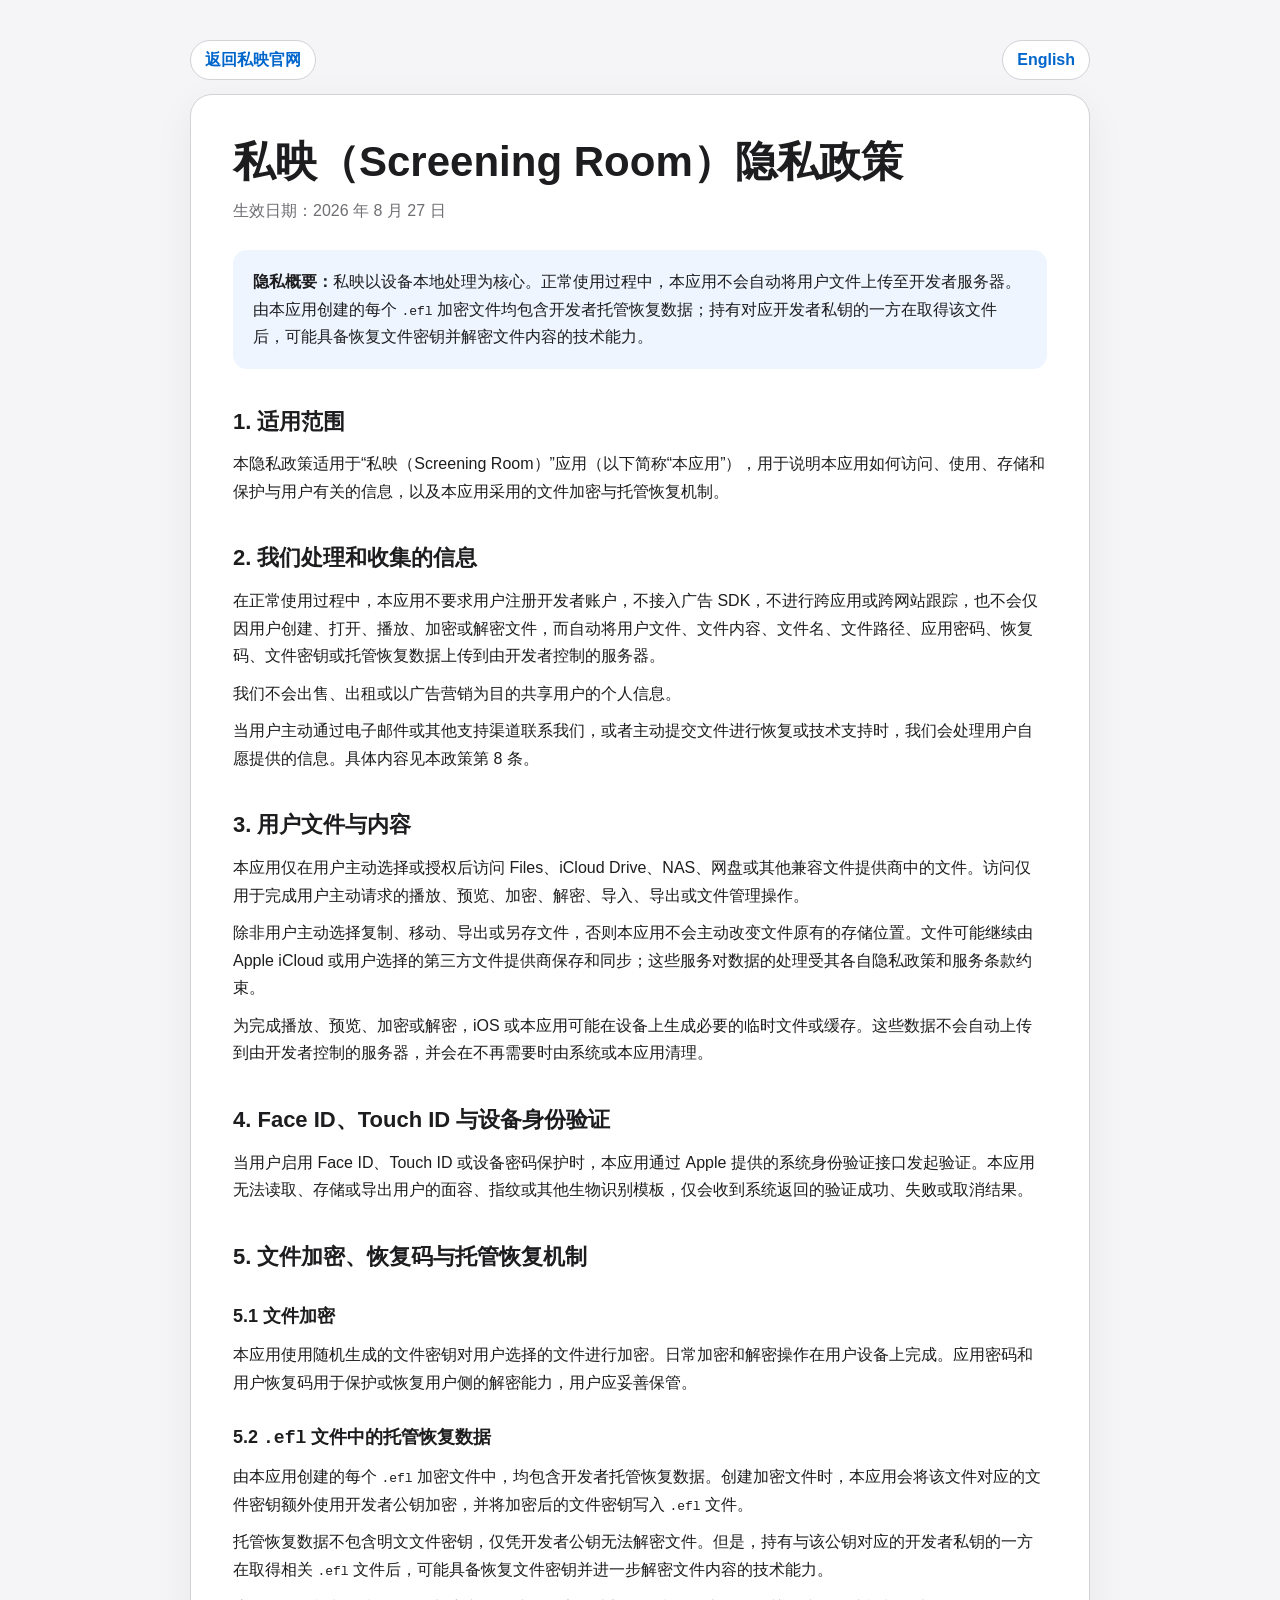
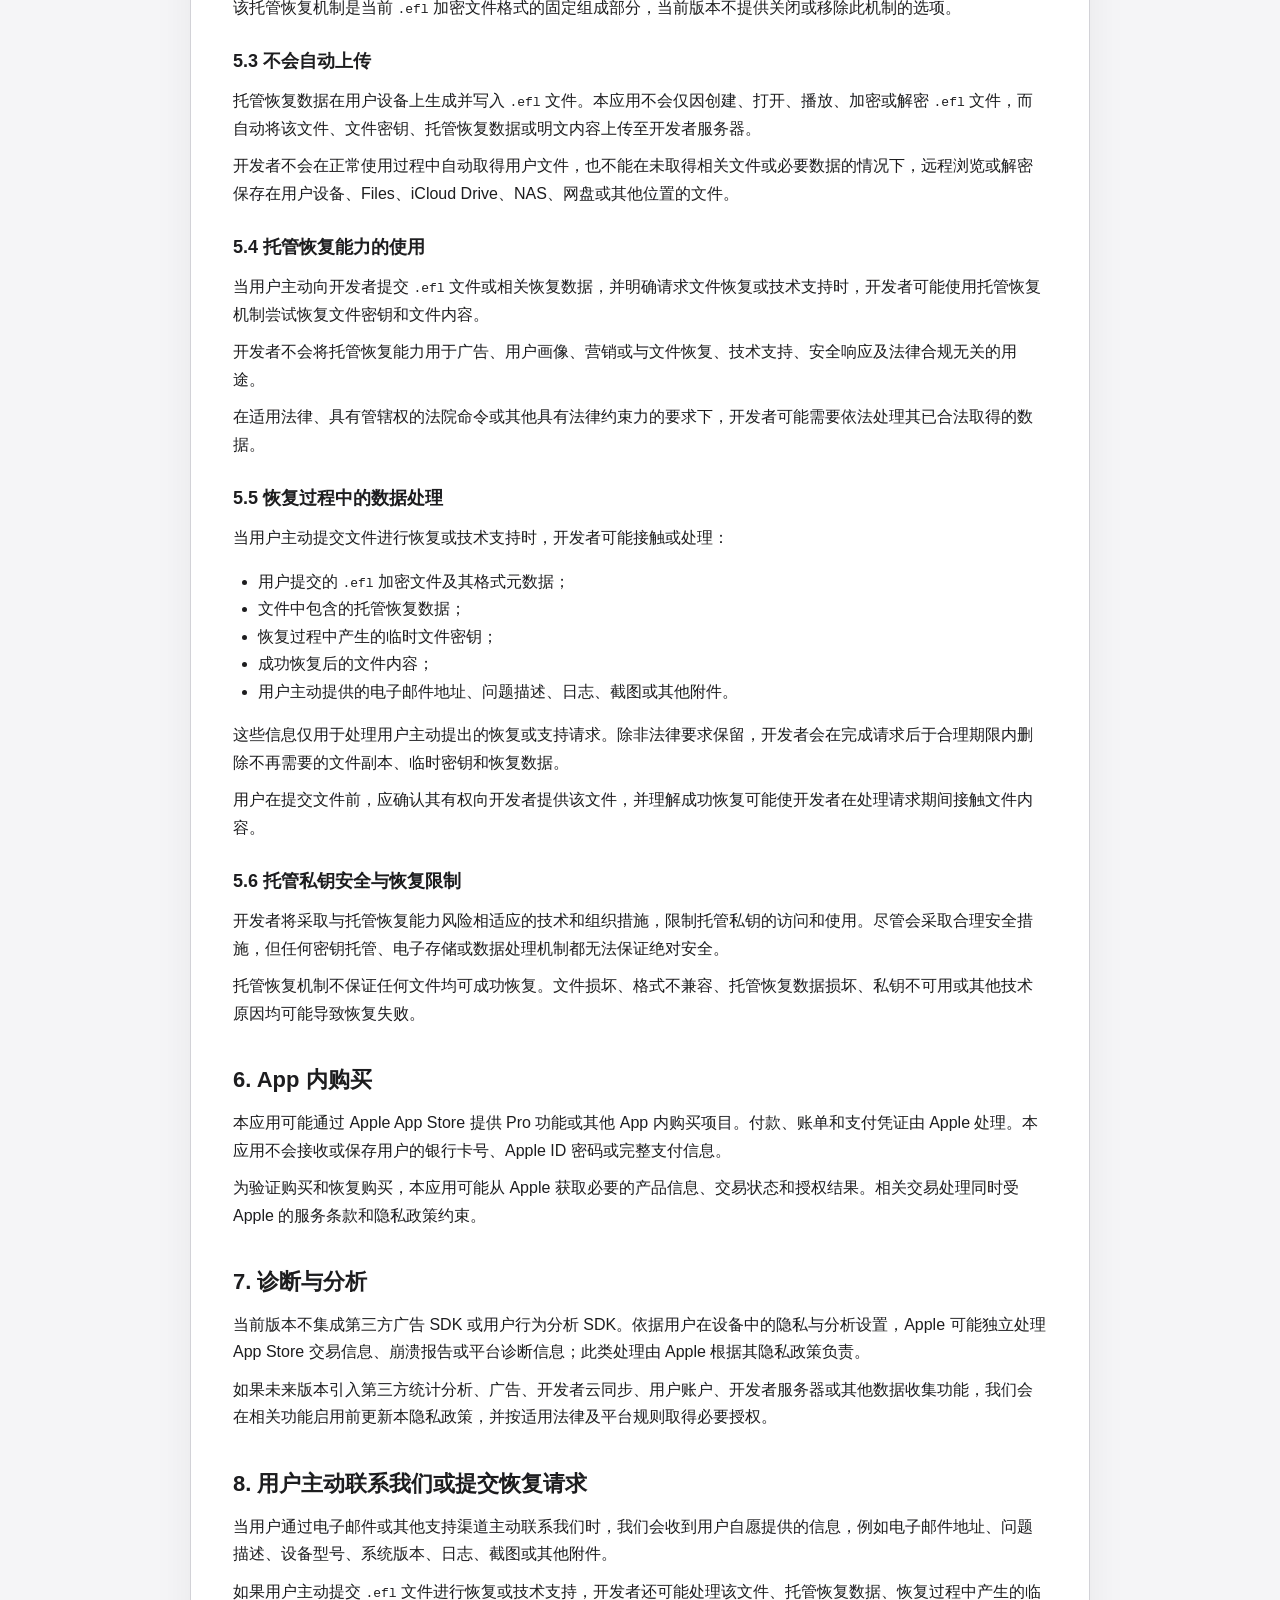
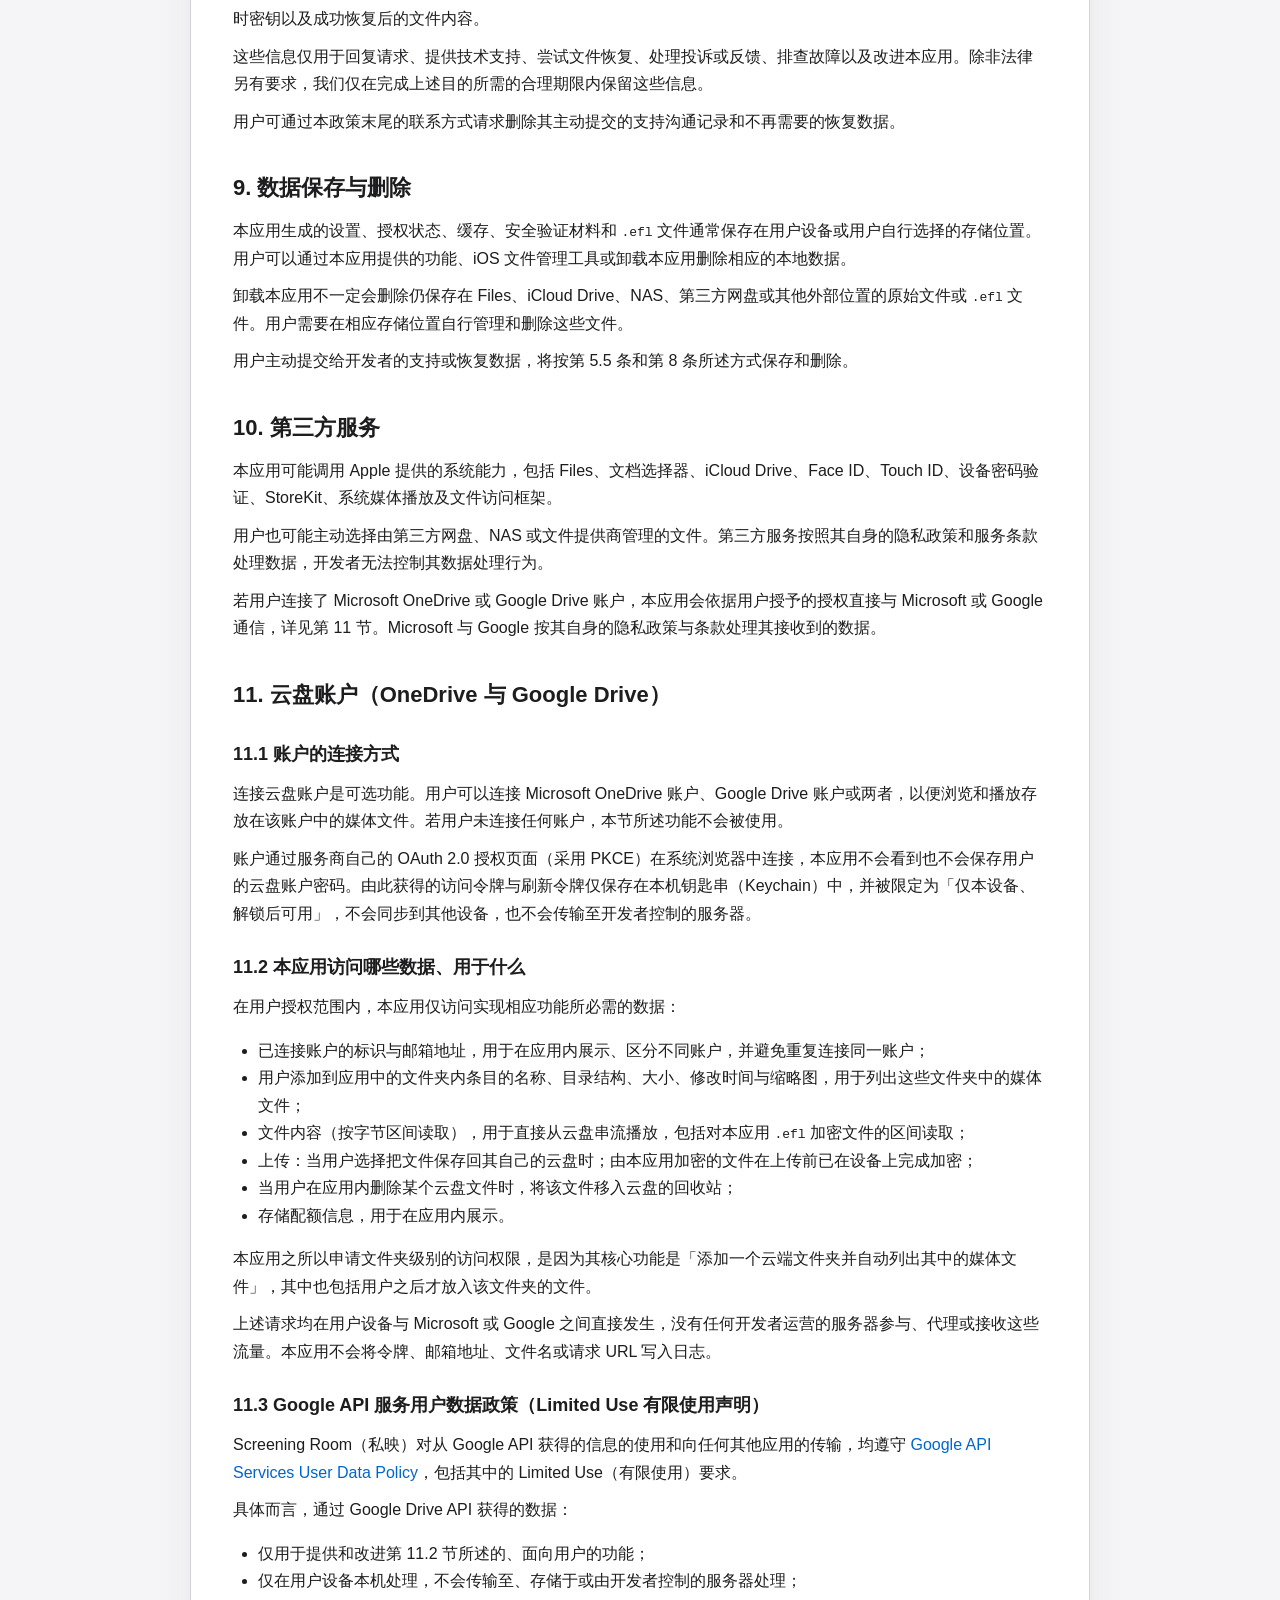
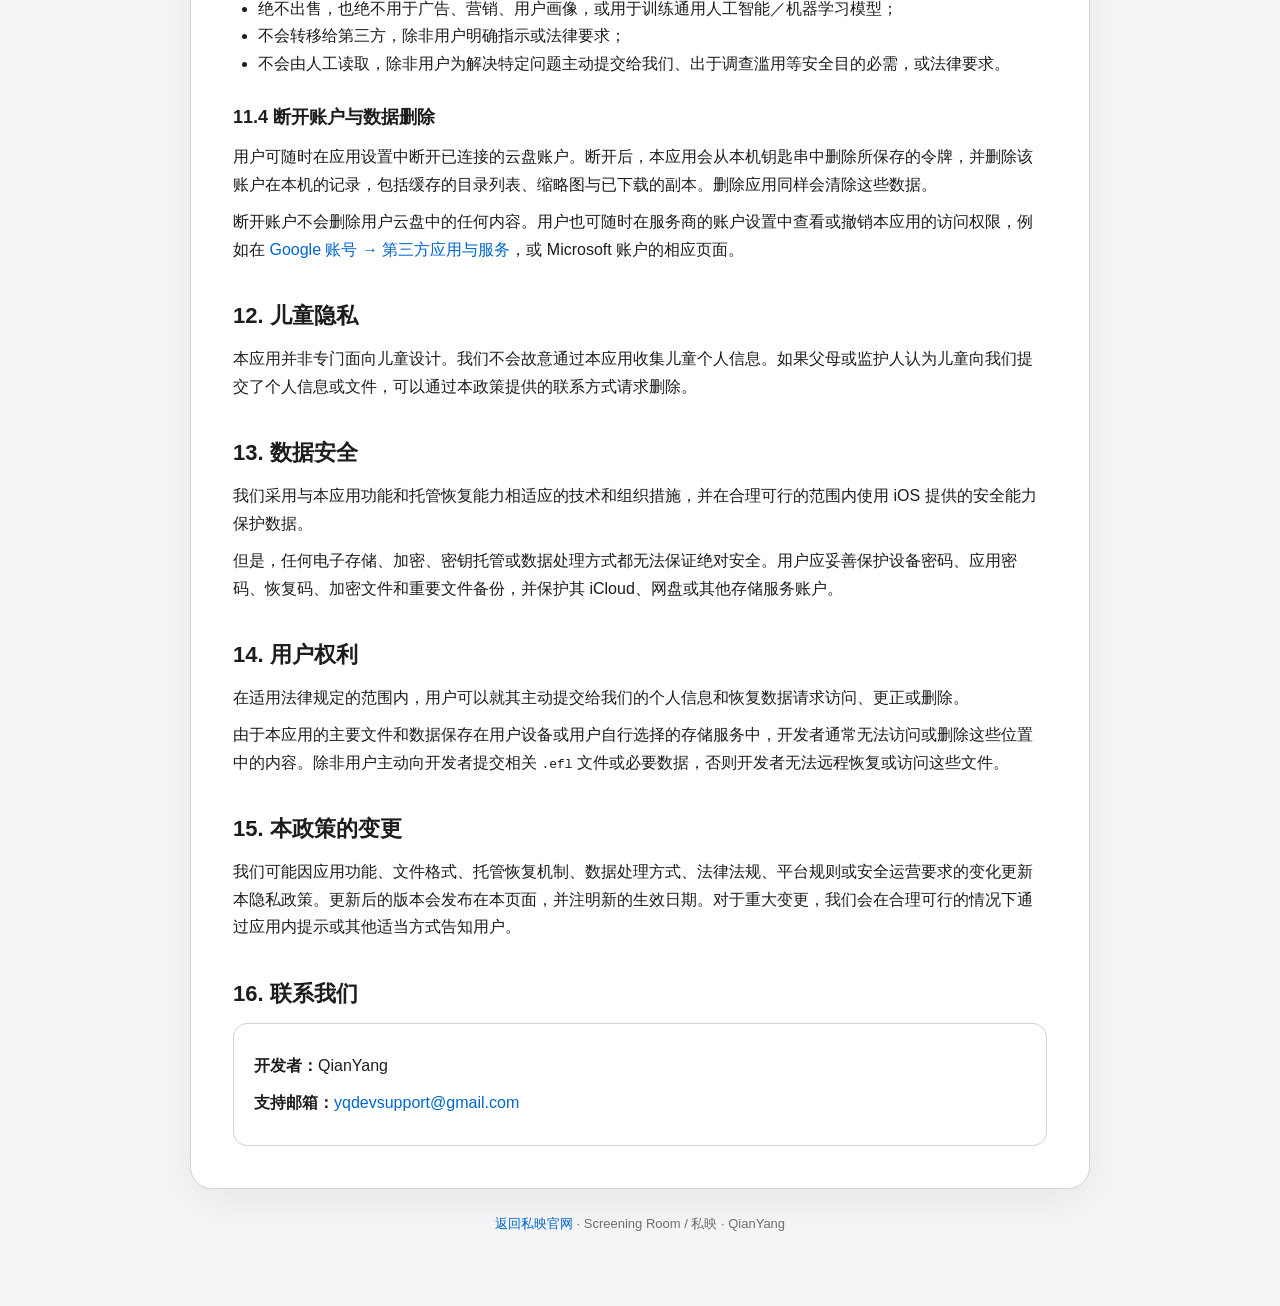
<file: privacy-zh.html>
<!doctype html><html lang="zh-CN"><head><meta charset="utf-8"><meta name="viewport" content="width=device-width,initial-scale=1,viewport-fit=cover"><meta name="description" content="私映隐私政策"><meta name="robots" content="index,follow"><link rel="canonical" href="https://screeningroom.anvilray.com/privacy-zh.html"><link rel="alternate" hreflang="zh-CN" href="https://screeningroom.anvilray.com/privacy-zh.html"><link rel="alternate" hreflang="en" href="https://screeningroom.anvilray.com/privacy-en.html"><link rel="alternate" hreflang="x-default" href="https://screeningroom.anvilray.com/privacy-en.html"><title>私映（Screening Room）隐私政策</title><style>
:root{color-scheme:light dark;--bg:#f5f5f7;--card:#fff;--text:#1d1d1f;--muted:#6e6e73;--line:#d2d2d7;--link:#06c;--soft:#eef5ff}
@media(prefers-color-scheme:dark){:root{--bg:#000;--card:#1c1c1e;--text:#f5f5f7;--muted:#a1a1a6;--line:#38383a;--link:#2997ff;--soft:#0d223b}}
*{box-sizing:border-box}body{margin:0;background:var(--bg);color:var(--text);font-family:-apple-system,BlinkMacSystemFont,"SF Pro Text","Helvetica Neue",Arial,sans-serif;line-height:1.72}
main{width:min(900px,calc(100% - 32px));margin:auto;padding:40px 0 72px}.topbar{display:flex;justify-content:space-between;gap:12px;margin-bottom:14px}
.card{background:var(--card);border:1px solid var(--line);border-radius:22px;padding:42px;box-shadow:0 12px 40px rgba(0,0,0,.06)}
h1{margin:0 0 8px;font-size:clamp(30px,5vw,42px);line-height:1.18}h2{margin:34px 0 10px;font-size:22px}h3{margin:25px 0 8px;font-size:18px}
p{margin:10px 0}ul{padding-left:25px}.meta{color:var(--muted);margin-bottom:26px}.summary{background:var(--soft);border-radius:14px;padding:18px 20px;margin:24px 0}
a{color:var(--link);text-decoration:none}.language-link{display:inline-flex;align-items:center;min-height:40px;padding:0 14px;border:1px solid var(--line);border-radius:999px;background:var(--card);font-weight:600}
.contact{padding:18px 20px;border:1px solid var(--line);border-radius:14px}footer{color:var(--muted);text-align:center;font-size:13px;margin-top:24px}
.choice{display:grid;grid-template-columns:1fr 1fr;gap:14px;margin-top:28px}.choice a{display:block;padding:22px;border:1px solid var(--line);border-radius:16px;text-align:center;font-size:18px;font-weight:650;background:var(--card)}
@media(max-width:640px){main{width:min(100% - 20px,900px);padding:18px 0 44px}.card{padding:26px 20px;border-radius:18px}.choice{grid-template-columns:1fr}.topbar{flex-wrap:wrap}}
</style></head><body><main><div class="topbar"><a class="language-link" href="./">返回私映官网</a><a class="language-link" href="privacy-en.html" lang="en">English</a></div><article class="card">
<h1>私映（Screening Room）隐私政策</h1>
<p class="meta">生效日期：2026 年 8 月 27 日</p>
<div class="summary"><strong>隐私概要：</strong>私映以设备本地处理为核心。正常使用过程中，本应用不会自动将用户文件上传至开发者服务器。由本应用创建的每个 <code>.efl</code> 加密文件均包含开发者托管恢复数据；持有对应开发者私钥的一方在取得该文件后，可能具备恢复文件密钥并解密文件内容的技术能力。</div>

<h2>1. 适用范围</h2>
<p>本隐私政策适用于“私映（Screening Room）”应用（以下简称“本应用”），用于说明本应用如何访问、使用、存储和保护与用户有关的信息，以及本应用采用的文件加密与托管恢复机制。</p>

<h2>2. 我们处理和收集的信息</h2>
<p>在正常使用过程中，本应用不要求用户注册开发者账户，不接入广告 SDK，不进行跨应用或跨网站跟踪，也不会仅因用户创建、打开、播放、加密或解密文件，而自动将用户文件、文件内容、文件名、文件路径、应用密码、恢复码、文件密钥或托管恢复数据上传到由开发者控制的服务器。</p>
<p>我们不会出售、出租或以广告营销为目的共享用户的个人信息。</p>
<p>当用户主动通过电子邮件或其他支持渠道联系我们，或者主动提交文件进行恢复或技术支持时，我们会处理用户自愿提供的信息。具体内容见本政策第 8 条。</p>

<h2>3. 用户文件与内容</h2>
<p>本应用仅在用户主动选择或授权后访问 Files、iCloud Drive、NAS、网盘或其他兼容文件提供商中的文件。访问仅用于完成用户主动请求的播放、预览、加密、解密、导入、导出或文件管理操作。</p>
<p>除非用户主动选择复制、移动、导出或另存文件，否则本应用不会主动改变文件原有的存储位置。文件可能继续由 Apple iCloud 或用户选择的第三方文件提供商保存和同步；这些服务对数据的处理受其各自隐私政策和服务条款约束。</p>
<p>为完成播放、预览、加密或解密，iOS 或本应用可能在设备上生成必要的临时文件或缓存。这些数据不会自动上传到由开发者控制的服务器，并会在不再需要时由系统或本应用清理。</p>

<h2>4. Face ID、Touch ID 与设备身份验证</h2>
<p>当用户启用 Face ID、Touch ID 或设备密码保护时，本应用通过 Apple 提供的系统身份验证接口发起验证。本应用无法读取、存储或导出用户的面容、指纹或其他生物识别模板，仅会收到系统返回的验证成功、失败或取消结果。</p>

<h2>5. 文件加密、恢复码与托管恢复机制</h2>
<h3>5.1 文件加密</h3>
<p>本应用使用随机生成的文件密钥对用户选择的文件进行加密。日常加密和解密操作在用户设备上完成。应用密码和用户恢复码用于保护或恢复用户侧的解密能力，用户应妥善保管。</p>

<h3>5.2 <code>.efl</code> 文件中的托管恢复数据</h3>
<p>由本应用创建的每个 <code>.efl</code> 加密文件中，均包含开发者托管恢复数据。创建加密文件时，本应用会将该文件对应的文件密钥额外使用开发者公钥加密，并将加密后的文件密钥写入 <code>.efl</code> 文件。</p>
<p>托管恢复数据不包含明文文件密钥，仅凭开发者公钥无法解密文件。但是，持有与该公钥对应的开发者私钥的一方在取得相关 <code>.efl</code> 文件后，可能具备恢复文件密钥并进一步解密文件内容的技术能力。</p>
<p>该托管恢复机制是当前 <code>.efl</code> 加密文件格式的固定组成部分，当前版本不提供关闭或移除此机制的选项。</p>

<h3>5.3 不会自动上传</h3>
<p>托管恢复数据在用户设备上生成并写入 <code>.efl</code> 文件。本应用不会仅因创建、打开、播放、加密或解密 <code>.efl</code> 文件，而自动将该文件、文件密钥、托管恢复数据或明文内容上传至开发者服务器。</p>
<p>开发者不会在正常使用过程中自动取得用户文件，也不能在未取得相关文件或必要数据的情况下，远程浏览或解密保存在用户设备、Files、iCloud Drive、NAS、网盘或其他位置的文件。</p>

<h3>5.4 托管恢复能力的使用</h3>
<p>当用户主动向开发者提交 <code>.efl</code> 文件或相关恢复数据，并明确请求文件恢复或技术支持时，开发者可能使用托管恢复机制尝试恢复文件密钥和文件内容。</p>
<p>开发者不会将托管恢复能力用于广告、用户画像、营销或与文件恢复、技术支持、安全响应及法律合规无关的用途。</p>
<p>在适用法律、具有管辖权的法院命令或其他具有法律约束力的要求下，开发者可能需要依法处理其已合法取得的数据。</p>

<h3>5.5 恢复过程中的数据处理</h3>
<p>当用户主动提交文件进行恢复或技术支持时，开发者可能接触或处理：</p>
<ul>
<li>用户提交的 <code>.efl</code> 加密文件及其格式元数据；</li>
<li>文件中包含的托管恢复数据；</li>
<li>恢复过程中产生的临时文件密钥；</li>
<li>成功恢复后的文件内容；</li>
<li>用户主动提供的电子邮件地址、问题描述、日志、截图或其他附件。</li>
</ul>
<p>这些信息仅用于处理用户主动提出的恢复或支持请求。除非法律要求保留，开发者会在完成请求后于合理期限内删除不再需要的文件副本、临时密钥和恢复数据。</p>
<p>用户在提交文件前，应确认其有权向开发者提供该文件，并理解成功恢复可能使开发者在处理请求期间接触文件内容。</p>

<h3>5.6 托管私钥安全与恢复限制</h3>
<p>开发者将采取与托管恢复能力风险相适应的技术和组织措施，限制托管私钥的访问和使用。尽管会采取合理安全措施，但任何密钥托管、电子存储或数据处理机制都无法保证绝对安全。</p>
<p>托管恢复机制不保证任何文件均可成功恢复。文件损坏、格式不兼容、托管恢复数据损坏、私钥不可用或其他技术原因均可能导致恢复失败。</p>

<h2>6. App 内购买</h2>
<p>本应用可能通过 Apple App Store 提供 Pro 功能或其他 App 内购买项目。付款、账单和支付凭证由 Apple 处理。本应用不会接收或保存用户的银行卡号、Apple ID 密码或完整支付信息。</p>
<p>为验证购买和恢复购买，本应用可能从 Apple 获取必要的产品信息、交易状态和授权结果。相关交易处理同时受 Apple 的服务条款和隐私政策约束。</p>

<h2>7. 诊断与分析</h2>
<p>当前版本不集成第三方广告 SDK 或用户行为分析 SDK。依据用户在设备中的隐私与分析设置，Apple 可能独立处理 App Store 交易信息、崩溃报告或平台诊断信息；此类处理由 Apple 根据其隐私政策负责。</p>
<p>如果未来版本引入第三方统计分析、广告、开发者云同步、用户账户、开发者服务器或其他数据收集功能，我们会在相关功能启用前更新本隐私政策，并按适用法律及平台规则取得必要授权。</p>

<h2>8. 用户主动联系我们或提交恢复请求</h2>
<p>当用户通过电子邮件或其他支持渠道主动联系我们时，我们会收到用户自愿提供的信息，例如电子邮件地址、问题描述、设备型号、系统版本、日志、截图或其他附件。</p>
<p>如果用户主动提交 <code>.efl</code> 文件进行恢复或技术支持，开发者还可能处理该文件、托管恢复数据、恢复过程中产生的临时密钥以及成功恢复后的文件内容。</p>
<p>这些信息仅用于回复请求、提供技术支持、尝试文件恢复、处理投诉或反馈、排查故障以及改进本应用。除非法律另有要求，我们仅在完成上述目的所需的合理期限内保留这些信息。</p>
<p>用户可通过本政策末尾的联系方式请求删除其主动提交的支持沟通记录和不再需要的恢复数据。</p>

<h2>9. 数据保存与删除</h2>
<p>本应用生成的设置、授权状态、缓存、安全验证材料和 <code>.efl</code> 文件通常保存在用户设备或用户自行选择的存储位置。用户可以通过本应用提供的功能、iOS 文件管理工具或卸载本应用删除相应的本地数据。</p>
<p>卸载本应用不一定会删除仍保存在 Files、iCloud Drive、NAS、第三方网盘或其他外部位置的原始文件或 <code>.efl</code> 文件。用户需要在相应存储位置自行管理和删除这些文件。</p>
<p>用户主动提交给开发者的支持或恢复数据，将按第 5.5 条和第 8 条所述方式保存和删除。</p>

<h2>10. 第三方服务</h2>
<p>本应用可能调用 Apple 提供的系统能力，包括 Files、文档选择器、iCloud Drive、Face ID、Touch ID、设备密码验证、StoreKit、系统媒体播放及文件访问框架。</p>
<p>用户也可能主动选择由第三方网盘、NAS 或文件提供商管理的文件。第三方服务按照其自身的隐私政策和服务条款处理数据，开发者无法控制其数据处理行为。</p>
<p>若用户连接了 Microsoft OneDrive 或 Google Drive 账户，本应用会依据用户授予的授权直接与 Microsoft 或 Google 通信，详见第 11 节。Microsoft 与 Google 按其自身的隐私政策与条款处理其接收到的数据。</p>

<h2 id="cloud-drives">11. 云盘账户（OneDrive 与 Google Drive）</h2>
<h3>11.1 账户的连接方式</h3>
<p>连接云盘账户是可选功能。用户可以连接 Microsoft OneDrive 账户、Google Drive 账户或两者，以便浏览和播放存放在该账户中的媒体文件。若用户未连接任何账户，本节所述功能不会被使用。</p>
<p>账户通过服务商自己的 OAuth 2.0 授权页面（采用 PKCE）在系统浏览器中连接，本应用不会看到也不会保存用户的云盘账户密码。由此获得的访问令牌与刷新令牌仅保存在本机钥匙串（Keychain）中，并被限定为「仅本设备、解锁后可用」，不会同步到其他设备，也不会传输至开发者控制的服务器。</p>

<h3>11.2 本应用访问哪些数据、用于什么</h3>
<p>在用户授权范围内，本应用仅访问实现相应功能所必需的数据：</p>
<ul>
<li>已连接账户的标识与邮箱地址，用于在应用内展示、区分不同账户，并避免重复连接同一账户；</li>
<li>用户添加到应用中的文件夹内条目的名称、目录结构、大小、修改时间与缩略图，用于列出这些文件夹中的媒体文件；</li>
<li>文件内容（按字节区间读取），用于直接从云盘串流播放，包括对本应用 <code>.efl</code> 加密文件的区间读取；</li>
<li>上传：当用户选择把文件保存回其自己的云盘时；由本应用加密的文件在上传前已在设备上完成加密；</li>
<li>当用户在应用内删除某个云盘文件时，将该文件移入云盘的回收站；</li>
<li>存储配额信息，用于在应用内展示。</li>
</ul>
<p>本应用之所以申请文件夹级别的访问权限，是因为其核心功能是「添加一个云端文件夹并自动列出其中的媒体文件」，其中也包括用户之后才放入该文件夹的文件。</p>
<p>上述请求均在用户设备与 Microsoft 或 Google 之间直接发生，没有任何开发者运营的服务器参与、代理或接收这些流量。本应用不会将令牌、邮箱地址、文件名或请求 URL 写入日志。</p>

<h3>11.3 Google API 服务用户数据政策（Limited Use 有限使用声明）</h3>
<p>Screening Room（私映）对从 Google API 获得的信息的使用和向任何其他应用的传输，均遵守 <a href="https://developers.google.com/terms/api-services-user-data-policy" rel="noopener">Google API Services User Data Policy</a>，包括其中的 Limited Use（有限使用）要求。</p>
<p>具体而言，通过 Google Drive API 获得的数据：</p>
<ul>
<li>仅用于提供和改进第 11.2 节所述的、面向用户的功能；</li>
<li>仅在用户设备本机处理，不会传输至、存储于或由开发者控制的服务器处理；</li>
<li>绝不出售，也绝不用于广告、营销、用户画像，或用于训练通用人工智能／机器学习模型；</li>
<li>不会转移给第三方，除非用户明确指示或法律要求；</li>
<li>不会由人工读取，除非用户为解决特定问题主动提交给我们、出于调查滥用等安全目的必需，或法律要求。</li>
</ul>

<h3>11.4 断开账户与数据删除</h3>
<p>用户可随时在应用设置中断开已连接的云盘账户。断开后，本应用会从本机钥匙串中删除所保存的令牌，并删除该账户在本机的记录，包括缓存的目录列表、缩略图与已下载的副本。删除应用同样会清除这些数据。</p>
<p>断开账户不会删除用户云盘中的任何内容。用户也可随时在服务商的账户设置中查看或撤销本应用的访问权限，例如在 <a href="https://myaccount.google.com/permissions" rel="noopener">Google 账号 &rarr; 第三方应用与服务</a>，或 Microsoft 账户的相应页面。</p>

<h2>12. 儿童隐私</h2>
<p>本应用并非专门面向儿童设计。我们不会故意通过本应用收集儿童个人信息。如果父母或监护人认为儿童向我们提交了个人信息或文件，可以通过本政策提供的联系方式请求删除。</p>

<h2>13. 数据安全</h2>
<p>我们采用与本应用功能和托管恢复能力相适应的技术和组织措施，并在合理可行的范围内使用 iOS 提供的安全能力保护数据。</p>
<p>但是，任何电子存储、加密、密钥托管或数据处理方式都无法保证绝对安全。用户应妥善保护设备密码、应用密码、恢复码、加密文件和重要文件备份，并保护其 iCloud、网盘或其他存储服务账户。</p>

<h2>14. 用户权利</h2>
<p>在适用法律规定的范围内，用户可以就其主动提交给我们的个人信息和恢复数据请求访问、更正或删除。</p>
<p>由于本应用的主要文件和数据保存在用户设备或用户自行选择的存储服务中，开发者通常无法访问或删除这些位置中的内容。除非用户主动向开发者提交相关 <code>.efl</code> 文件或必要数据，否则开发者无法远程恢复或访问这些文件。</p>

<h2>15. 本政策的变更</h2>
<p>我们可能因应用功能、文件格式、托管恢复机制、数据处理方式、法律法规、平台规则或安全运营要求的变化更新本隐私政策。更新后的版本会发布在本页面，并注明新的生效日期。对于重大变更，我们会在合理可行的情况下通过应用内提示或其他适当方式告知用户。</p>

<h2>16. 联系我们</h2>
<div class="contact"><p><strong>开发者：</strong>QianYang</p><p><strong>支持邮箱：</strong><a href="mailto:yqdevsupport@gmail.com">yqdevsupport@gmail.com</a></p></div>
</article><footer><a href="./">返回私映官网</a> · Screening Room / 私映 · QianYang</footer></main></body></html>
</file>
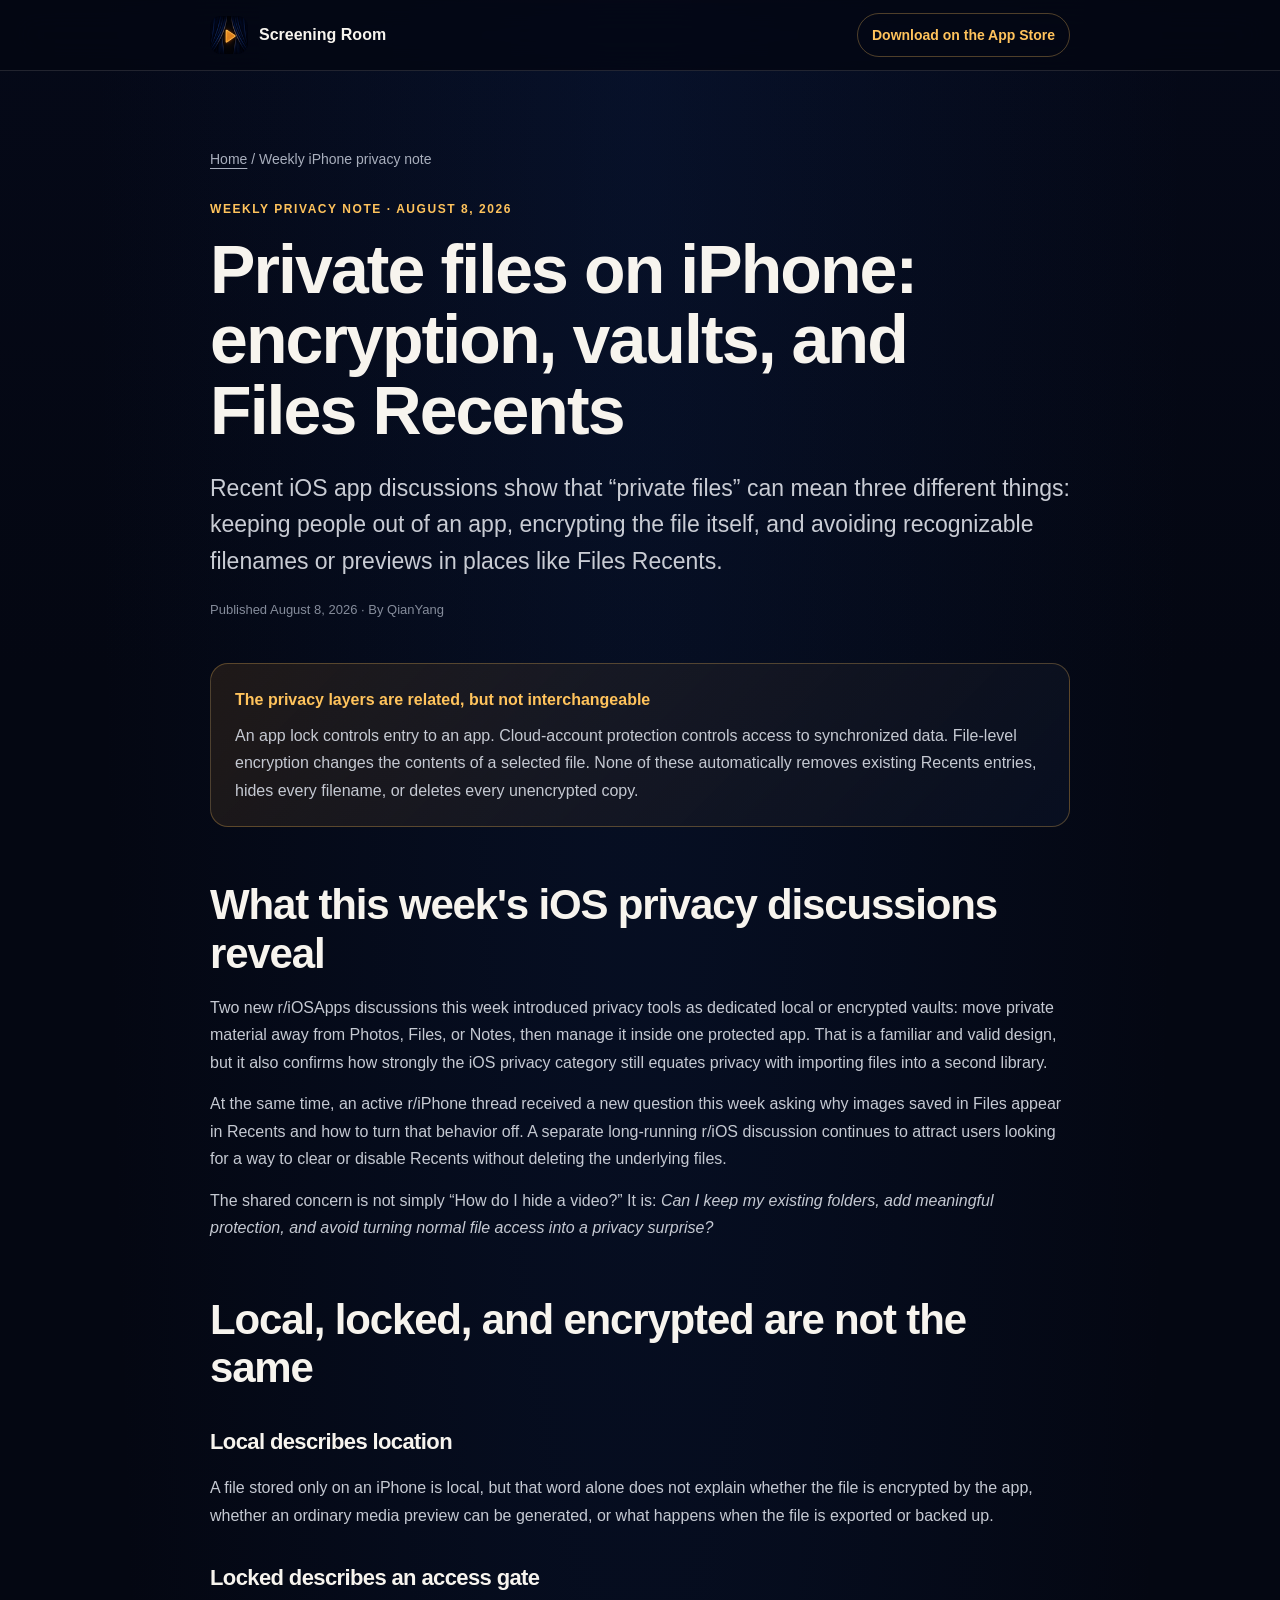
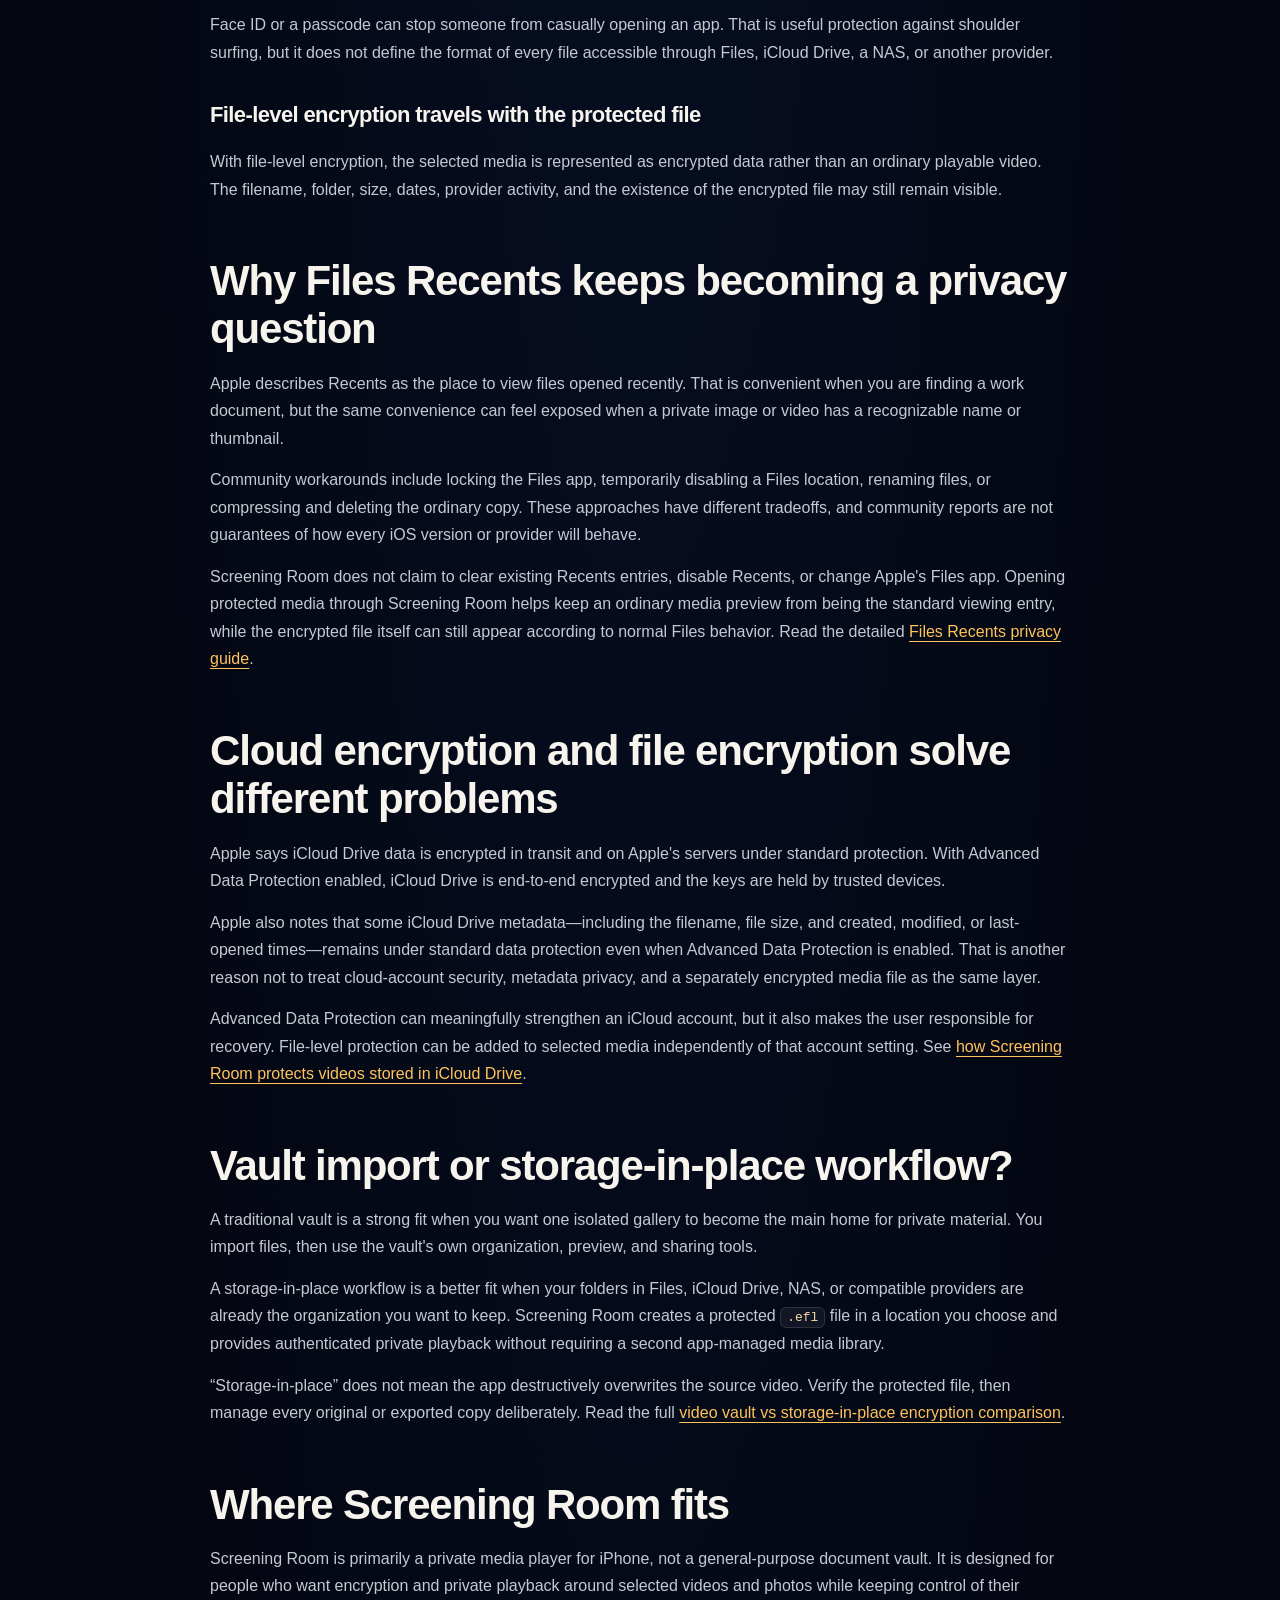
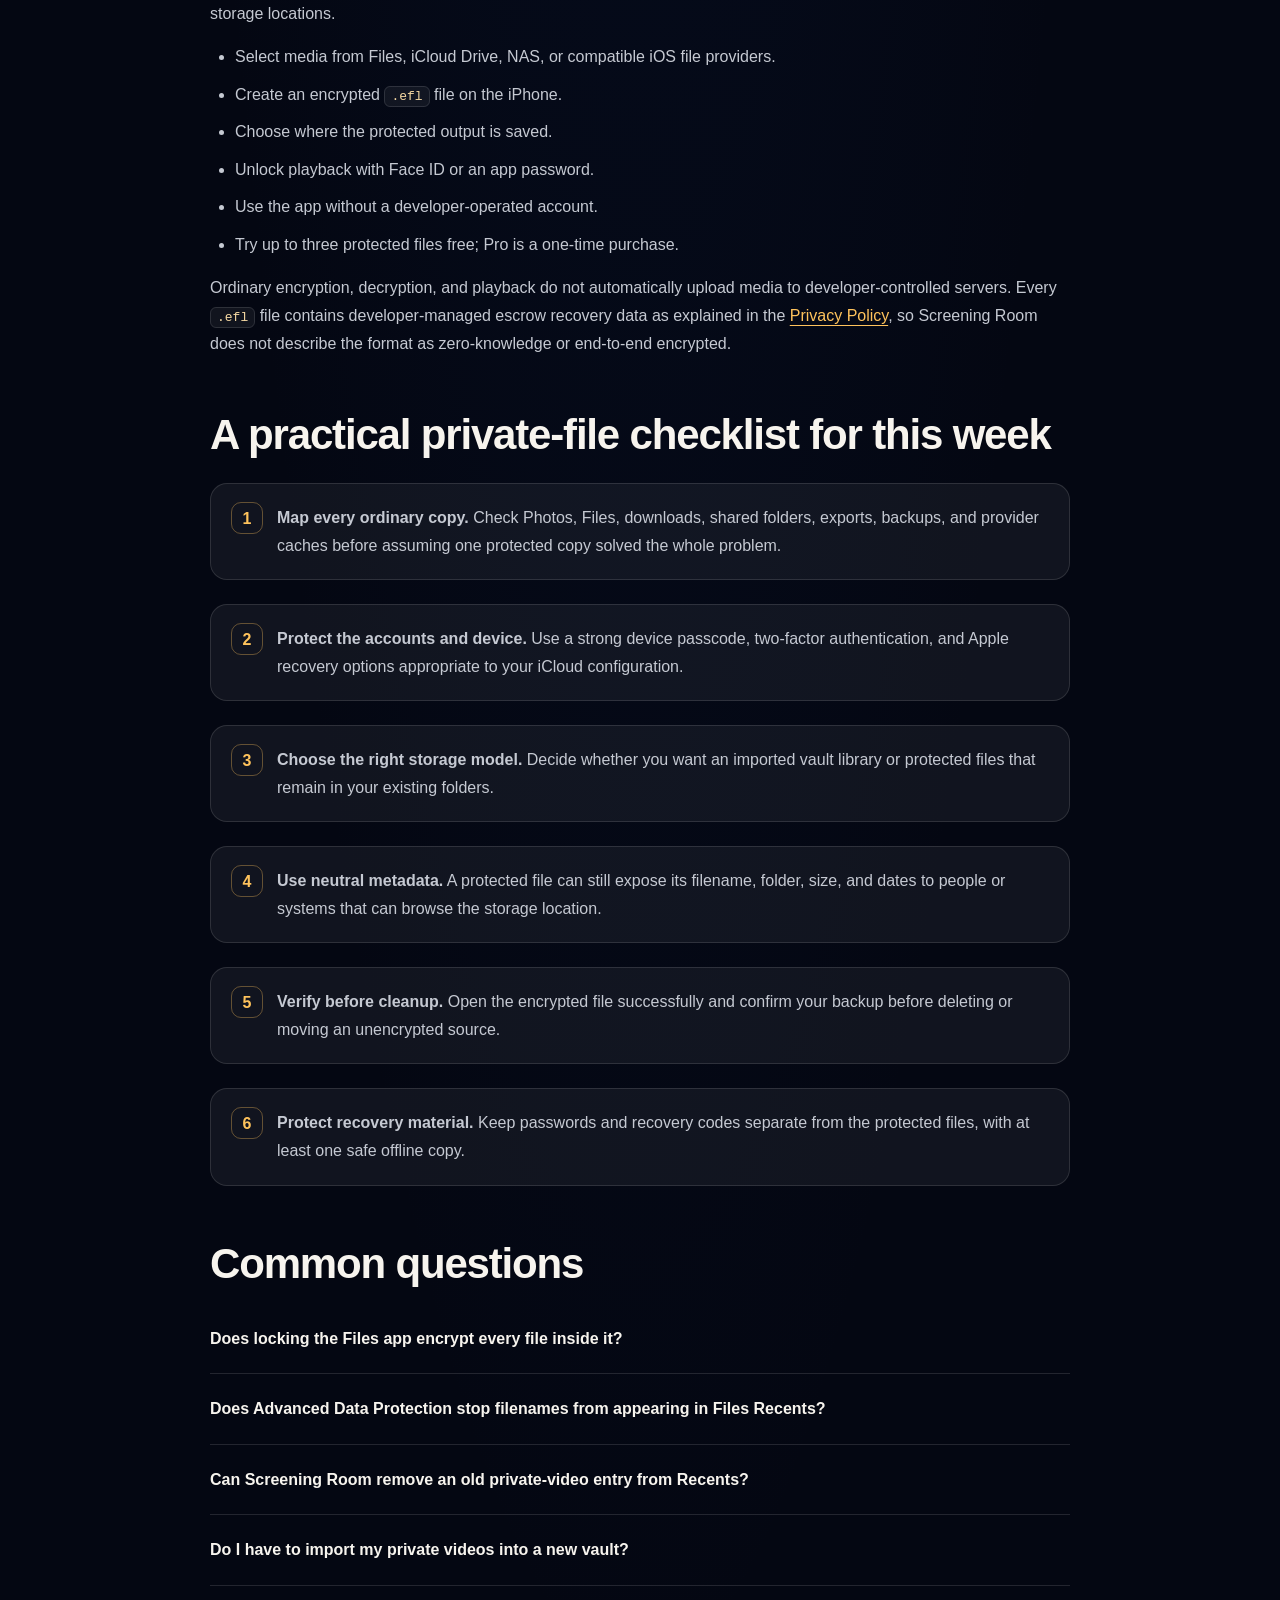
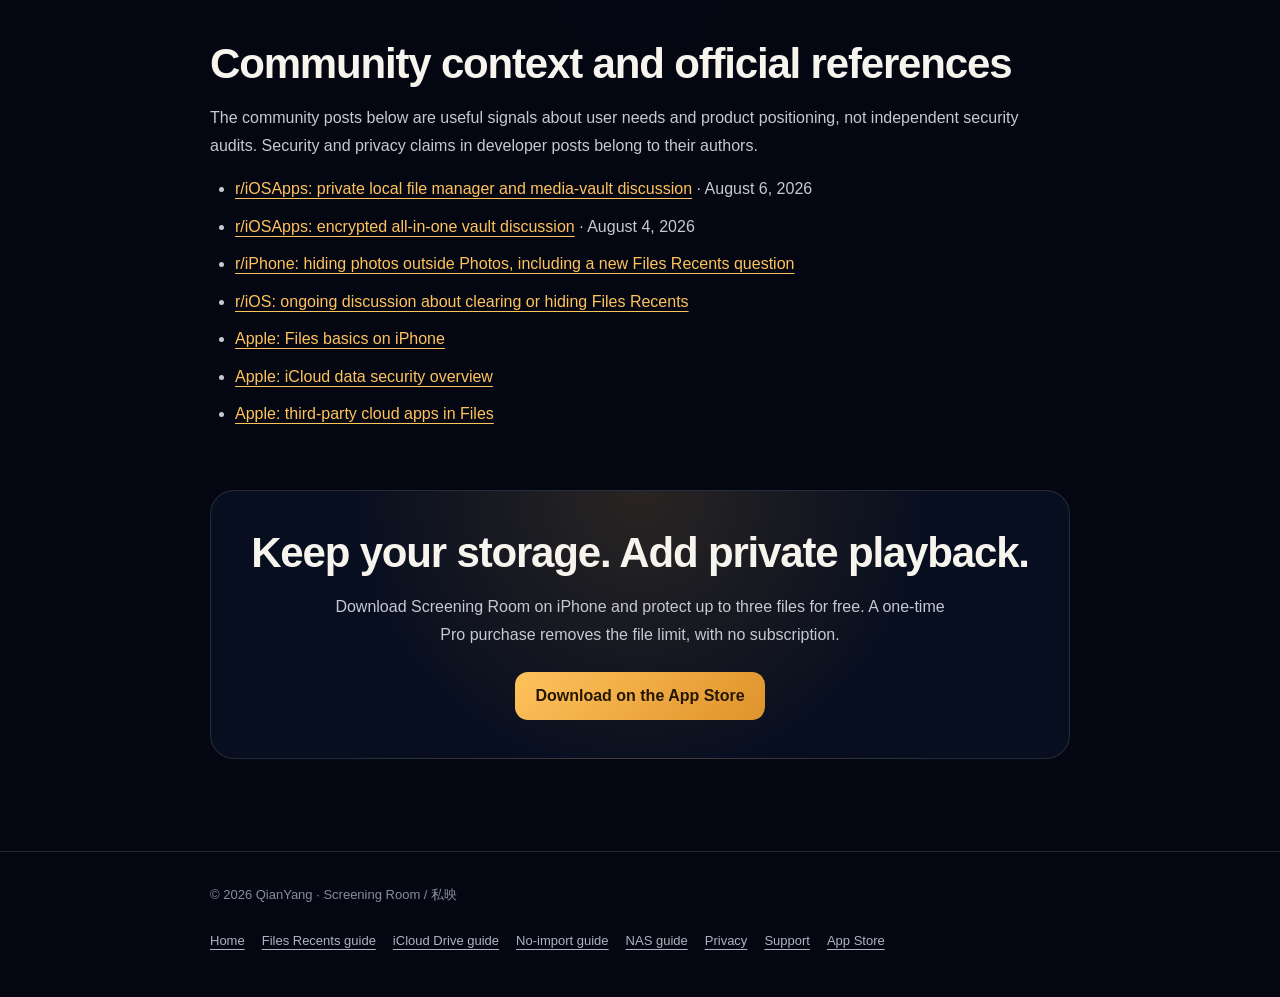
<file: private-files-iphone-encryption-vaults-files-recents.html>
<!DOCTYPE html>
<html lang="en">
<head>
  <meta charset="utf-8">
  <meta name="viewport" content="width=device-width, initial-scale=1, viewport-fit=cover">
  <meta name="description" content="Recent iOS app discussions reveal three different privacy needs: locking an app, encrypting private iPhone files, and limiting recognizable previews in Files Recents.">
  <meta name="robots" content="index,follow,max-image-preview:large,max-snippet:-1">
  <meta name="theme-color" content="#050811">
  <link rel="canonical" href="https://screeningroom.anvilray.com/private-files-iphone-encryption-vaults-files-recents.html">
  <link rel="icon" href="app-icon-64.png" type="image/png" sizes="64x64">
  <link rel="apple-touch-icon" href="app-icon-180.png" sizes="180x180">
  <title>Private Files on iPhone: Encryption, Vaults &amp; Recents | Screening Room</title>

  <meta property="og:type" content="article">
  <meta property="og:site_name" content="Screening Room">
  <meta property="og:title" content="Private Files on iPhone: Encryption, Vaults, and Files Recents">
  <meta property="og:description" content="What this week's iOS privacy-app discussions reveal about local storage, encrypted files, vault imports, and visible Recents previews.">
  <meta property="og:url" content="https://screeningroom.anvilray.com/private-files-iphone-encryption-vaults-files-recents.html">
  <meta property="og:image" content="https://screeningroom.anvilray.com/app-icon-512.jpg">
  <meta property="og:image:width" content="512">
  <meta property="og:image:height" content="512">
  <meta property="og:image:alt" content="Screening Room app icon with blue theater curtains and an amber play button">
  <meta property="article:published_time" content="2026-08-08">
  <meta property="article:modified_time" content="2026-08-08">
  <meta name="twitter:card" content="summary">
  <meta name="twitter:title" content="Private Files on iPhone: Encryption, Vaults, and Files Recents">
  <meta name="twitter:description" content="A weekly look at what iPhone users actually mean when they ask for private files.">
  <meta name="twitter:image" content="https://screeningroom.anvilray.com/app-icon-512.jpg">
  <meta name="twitter:image:alt" content="Screening Room app icon with blue theater curtains and an amber play button">

  <script type="application/ld+json">
  {
    "@context": "https://schema.org",
    "@type": "TechArticle",
    "headline": "Private Files on iPhone: Encryption, Vaults, and Files Recents",
    "description": "A weekly review of iOS community discussions about app locks, vault imports, file-level encryption, iCloud protection, and Files Recents privacy.",
    "datePublished": "2026-08-08",
    "dateModified": "2026-08-08",
    "mainEntityOfPage": "https://screeningroom.anvilray.com/private-files-iphone-encryption-vaults-files-recents.html",
    "image": "https://screeningroom.anvilray.com/app-icon-512.jpg",
    "author": {
      "@type": "Person",
      "name": "QianYang"
    },
    "publisher": {
      "@type": "Person",
      "name": "QianYang"
    },
    "about": [
      "Private files on iPhone",
      "iOS file encryption",
      "Video vaults",
      "Files Recents privacy",
      "Screening Room"
    ]
  }
  </script>

  <style>
    :root {
      color-scheme: dark;
      --bg: #040712;
      --bg-soft: #091124;
      --card: rgba(255, 255, 255, 0.055);
      --text: #f7f4ee;
      --muted: #a9afbd;
      --line: rgba(255, 255, 255, 0.12);
      --gold: #df922b;
      --gold-light: #ffc35c;
      --max: 860px;
    }

    * { box-sizing: border-box; }
    html { scroll-behavior: smooth; }
    body {
      margin: 0;
      background:
        radial-gradient(ellipse at 50% 0, rgba(18, 55, 125, .18), transparent 34rem),
        linear-gradient(180deg, #050918 0, #040712 42rem),
        var(--bg);
      color: var(--text);
      font-family: -apple-system, BlinkMacSystemFont, "SF Pro Text", "Helvetica Neue", Arial, sans-serif;
      line-height: 1.72;
      -webkit-font-smoothing: antialiased;
    }

    a { color: var(--gold-light); text-underline-offset: 4px; }
    .wrap { width: min(var(--max), calc(100% - 40px)); margin-inline: auto; }
    .skip-link {
      position: fixed; top: 10px; left: 10px; z-index: 100; padding: 10px 14px;
      border-radius: 10px; background: var(--gold-light); color: #171008;
      transform: translateY(-160%); transition: transform .2s;
    }
    .skip-link:focus { transform: translateY(0); }

    header {
      position: sticky; top: 0; z-index: 20;
      border-bottom: 1px solid var(--line);
      background: rgba(4, 7, 18, .82);
      backdrop-filter: blur(18px) saturate(130%);
      -webkit-backdrop-filter: blur(18px) saturate(130%);
    }
    nav { min-height: 70px; display: flex; align-items: center; justify-content: space-between; gap: 20px; }
    .brand { display: inline-flex; align-items: center; gap: 11px; color: var(--text); text-decoration: none; font-weight: 720; }
    .brand img { width: 38px; height: 38px; border-radius: 11px; }
    .app-store { padding: 9px 14px; border: 1px solid rgba(255,195,92,.3); border-radius: 999px; text-decoration: none; font-size: 14px; font-weight: 650; }

    main { padding: 76px 0 92px; }
    .breadcrumb { margin: 0 0 28px; color: var(--muted); font-size: 14px; }
    .breadcrumb a { color: var(--muted); }
    .eyebrow { margin: 0 0 14px; color: var(--gold-light); font-size: 12px; font-weight: 750; letter-spacing: .13em; text-transform: uppercase; }
    h1, h2, h3 { letter-spacing: -.028em; }
    h1 { max-width: 820px; margin: 0 0 24px; font-size: clamp(42px, 7vw, 68px); line-height: 1.04; }
    .lead { margin: 0 0 20px; color: #c9ccd4; font-size: clamp(19px, 2.4vw, 23px); line-height: 1.58; }
    .meta { margin: 0 0 42px; color: #858c9b; font-size: 13px; }

    .note {
      margin: 34px 0 48px; padding: 22px 24px;
      border: 1px solid rgba(255,195,92,.28); border-radius: 18px;
      background: linear-gradient(135deg, rgba(223,146,43,.12), rgba(9,17,36,.74));
    }
    .note strong { color: var(--gold-light); }
    .note p { margin: 8px 0 0; }

    article h2 { margin: 54px 0 16px; font-size: clamp(30px, 4.5vw, 42px); line-height: 1.15; }
    article h3 { margin: 30px 0 10px; font-size: 22px; }
    article p { margin: 14px 0; color: #c5c9d2; }
    article ul, article ol { margin: 16px 0; padding-left: 25px; color: #c5c9d2; }
    article li + li { margin-top: 10px; }
    article code { padding: 2px 6px; border: 1px solid var(--line); border-radius: 6px; background: rgba(255,255,255,.05); color: #f6d9a3; }

    .steps { counter-reset: guide-step; display: grid; gap: 14px; margin: 24px 0; padding: 0; list-style: none; }
    .steps li { counter-increment: guide-step; position: relative; padding: 20px 22px 20px 66px; border: 1px solid var(--line); border-radius: 17px; background: var(--card); }
    .steps li::before {
      content: counter(guide-step); position: absolute; left: 20px; top: 18px;
      width: 30px; height: 30px; display: grid; place-items: center;
      border: 1px solid rgba(255,195,92,.35); border-radius: 10px; color: var(--gold-light); font-weight: 750;
    }

    .faq { margin-top: 54px; }
    details { border-bottom: 1px solid var(--line); }
    summary { padding: 21px 38px 21px 0; cursor: pointer; list-style: none; font-weight: 670; }
    summary::-webkit-details-marker { display: none; }
    details p { margin: -2px 0 22px; }

    .cta {
      margin-top: 62px; padding: 38px 30px; border: 1px solid var(--line); border-radius: 24px; text-align: center;
      background: radial-gradient(circle at 50% 0, rgba(255,174,56,.14), transparent 58%), rgba(9,17,36,.78);
    }
    .cta h2 { margin-top: 0; }
    .cta p { max-width: 620px; margin-inline: auto; }
    .button {
      display: inline-flex; min-height: 48px; align-items: center; justify-content: center;
      margin-top: 10px; padding: 0 20px; border-radius: 13px;
      background: linear-gradient(135deg, var(--gold-light), var(--gold)); color: #251703;
      text-decoration: none; font-weight: 730;
    }

    footer { padding: 32px 0 44px; border-top: 1px solid var(--line); color: #858c9b; font-size: 13px; }
    .footer-row { display: flex; justify-content: space-between; gap: 24px; flex-wrap: wrap; }
    .footer-links { display: flex; gap: 17px; flex-wrap: wrap; }
    .footer-links a { color: #aeb4c0; }

    @media (max-width: 620px) {
      .wrap { width: min(100% - 28px, var(--max)); }
      nav { min-height: 62px; }
      .app-store { font-size: 12px; padding: 8px 11px; }
      main { padding-top: 52px; }
      h1 { font-size: clamp(39px, 12vw, 56px); }
      .steps li { padding-left: 58px; }
      .cta { padding: 30px 22px; }
    }
  </style>
</head>
<body>
  <a class="skip-link" href="#main">Skip to content</a>
  <header>
    <nav class="wrap" aria-label="Main navigation">
      <a class="brand" href="en.html" aria-label="Screening Room home">
        <img src="app-icon-64.png" alt="" width="38" height="38">
        <span>Screening Room</span>
      </a>
      <a class="app-store" href="https://apps.apple.com/us/app/screening-room/id6792022324">Download on the App Store</a>
    </nav>
  </header>

  <main id="main" class="wrap">
    <article>
      <p class="breadcrumb"><a href="en.html">Home</a> / Weekly iPhone privacy note</p>
      <p class="eyebrow">Weekly privacy note · August 8, 2026</p>
      <h1>Private files on iPhone: encryption, vaults, and Files Recents</h1>
      <p class="lead">Recent iOS app discussions show that “private files” can mean three different things: keeping people out of an app, encrypting the file itself, and avoiding recognizable filenames or previews in places like Files Recents.</p>
      <p class="meta">Published August 8, 2026 · By QianYang</p>

      <div class="note">
        <strong>The privacy layers are related, but not interchangeable</strong>
        <p>An app lock controls entry to an app. Cloud-account protection controls access to synchronized data. File-level encryption changes the contents of a selected file. None of these automatically removes existing Recents entries, hides every filename, or deletes every unencrypted copy.</p>
      </div>

      <h2>What this week's iOS privacy discussions reveal</h2>
      <p>Two new r/iOSApps discussions this week introduced privacy tools as dedicated local or encrypted vaults: move private material away from Photos, Files, or Notes, then manage it inside one protected app. That is a familiar and valid design, but it also confirms how strongly the iOS privacy category still equates privacy with importing files into a second library.</p>
      <p>At the same time, an active r/iPhone thread received a new question this week asking why images saved in Files appear in Recents and how to turn that behavior off. A separate long-running r/iOS discussion continues to attract users looking for a way to clear or disable Recents without deleting the underlying files.</p>
      <p>The shared concern is not simply “How do I hide a video?” It is: <em>Can I keep my existing folders, add meaningful protection, and avoid turning normal file access into a privacy surprise?</em></p>

      <h2>Local, locked, and encrypted are not the same</h2>
      <h3>Local describes location</h3>
      <p>A file stored only on an iPhone is local, but that word alone does not explain whether the file is encrypted by the app, whether an ordinary media preview can be generated, or what happens when the file is exported or backed up.</p>

      <h3>Locked describes an access gate</h3>
      <p>Face ID or a passcode can stop someone from casually opening an app. That is useful protection against shoulder surfing, but it does not define the format of every file accessible through Files, iCloud Drive, a NAS, or another provider.</p>

      <h3>File-level encryption travels with the protected file</h3>
      <p>With file-level encryption, the selected media is represented as encrypted data rather than an ordinary playable video. The filename, folder, size, dates, provider activity, and the existence of the encrypted file may still remain visible.</p>

      <h2>Why Files Recents keeps becoming a privacy question</h2>
      <p>Apple describes Recents as the place to view files opened recently. That is convenient when you are finding a work document, but the same convenience can feel exposed when a private image or video has a recognizable name or thumbnail.</p>
      <p>Community workarounds include locking the Files app, temporarily disabling a Files location, renaming files, or compressing and deleting the ordinary copy. These approaches have different tradeoffs, and community reports are not guarantees of how every iOS version or provider will behave.</p>
      <p>Screening Room does not claim to clear existing Recents entries, disable Recents, or change Apple's Files app. Opening protected media through Screening Room helps keep an ordinary media preview from being the standard viewing entry, while the encrypted file itself can still appear according to normal Files behavior. Read the detailed <a href="keep-private-videos-out-of-files-recents.html">Files Recents privacy guide</a>.</p>

      <h2>Cloud encryption and file encryption solve different problems</h2>
      <p>Apple says iCloud Drive data is encrypted in transit and on Apple's servers under standard protection. With Advanced Data Protection enabled, iCloud Drive is end-to-end encrypted and the keys are held by trusted devices.</p>
      <p>Apple also notes that some iCloud Drive metadata—including the filename, file size, and created, modified, or last-opened times—remains under standard data protection even when Advanced Data Protection is enabled. That is another reason not to treat cloud-account security, metadata privacy, and a separately encrypted media file as the same layer.</p>
      <p>Advanced Data Protection can meaningfully strengthen an iCloud account, but it also makes the user responsible for recovery. File-level protection can be added to selected media independently of that account setting. See <a href="protect-videos-stored-in-icloud-drive.html">how Screening Room protects videos stored in iCloud Drive</a>.</p>

      <h2>Vault import or storage-in-place workflow?</h2>
      <p>A traditional vault is a strong fit when you want one isolated gallery to become the main home for private material. You import files, then use the vault's own organization, preview, and sharing tools.</p>
      <p>A storage-in-place workflow is a better fit when your folders in Files, iCloud Drive, NAS, or compatible providers are already the organization you want to keep. Screening Room creates a protected <code>.efl</code> file in a location you choose and provides authenticated private playback without requiring a second app-managed media library.</p>
      <p>“Storage-in-place” does not mean the app destructively overwrites the source video. Verify the protected file, then manage every original or exported copy deliberately. Read the full <a href="private-video-player-without-importing-files.html">video vault vs storage-in-place encryption comparison</a>.</p>

      <h2>Where Screening Room fits</h2>
      <p>Screening Room is primarily a private media player for iPhone, not a general-purpose document vault. It is designed for people who want encryption and private playback around selected videos and photos while keeping control of their storage locations.</p>
      <ul>
        <li>Select media from Files, iCloud Drive, NAS, or compatible iOS file providers.</li>
        <li>Create an encrypted <code>.efl</code> file on the iPhone.</li>
        <li>Choose where the protected output is saved.</li>
        <li>Unlock playback with Face ID or an app password.</li>
        <li>Use the app without a developer-operated account.</li>
        <li>Try up to three protected files free; Pro is a one-time purchase.</li>
      </ul>
      <p>Ordinary encryption, decryption, and playback do not automatically upload media to developer-controlled servers. Every <code>.efl</code> file contains developer-managed escrow recovery data as explained in the <a href="privacy-en.html">Privacy Policy</a>, so Screening Room does not describe the format as zero-knowledge or end-to-end encrypted.</p>

      <h2>A practical private-file checklist for this week</h2>
      <ol class="steps">
        <li><strong>Map every ordinary copy.</strong> Check Photos, Files, downloads, shared folders, exports, backups, and provider caches before assuming one protected copy solved the whole problem.</li>
        <li><strong>Protect the accounts and device.</strong> Use a strong device passcode, two-factor authentication, and Apple recovery options appropriate to your iCloud configuration.</li>
        <li><strong>Choose the right storage model.</strong> Decide whether you want an imported vault library or protected files that remain in your existing folders.</li>
        <li><strong>Use neutral metadata.</strong> A protected file can still expose its filename, folder, size, and dates to people or systems that can browse the storage location.</li>
        <li><strong>Verify before cleanup.</strong> Open the encrypted file successfully and confirm your backup before deleting or moving an unencrypted source.</li>
        <li><strong>Protect recovery material.</strong> Keep passwords and recovery codes separate from the protected files, with at least one safe offline copy.</li>
      </ol>

      <section class="faq" aria-labelledby="faq-title">
        <h2 id="faq-title">Common questions</h2>
        <details>
          <summary>Does locking the Files app encrypt every file inside it?</summary>
          <p>No. An app lock controls access to the app interface. It is not the same as converting each selected file into a separately encrypted format.</p>
        </details>
        <details>
          <summary>Does Advanced Data Protection stop filenames from appearing in Files Recents?</summary>
          <p>No such promise should be assumed. Advanced Data Protection strengthens iCloud encryption, while Files Recents and visible metadata are separate behaviors.</p>
        </details>
        <details>
          <summary>Can Screening Room remove an old private-video entry from Recents?</summary>
          <p>No. Screening Room cannot clear existing Recents entries or alter the Files app's Recents feature.</p>
        </details>
        <details>
          <summary>Do I have to import my private videos into a new vault?</summary>
          <p>No. Screening Room can create protected files in storage locations you choose without maintaining a second app-managed media library.</p>
        </details>
      </section>

      <h2>Community context and official references</h2>
      <p>The community posts below are useful signals about user needs and product positioning, not independent security audits. Security and privacy claims in developer posts belong to their authors.</p>
      <ul>
        <li><a href="https://www.reddit.com/r/iosapps/comments/1vgrvba/filebox_local_file_manager/" rel="nofollow noopener">r/iOSApps: private local file manager and media-vault discussion</a> · August 6, 2026</li>
        <li><a href="https://www.reddit.com/r/iosapps/comments/1vf7akc/infinity_vaults_encrypted_vault_for_photos_files/" rel="nofollow noopener">r/iOSApps: encrypted all-in-one vault discussion</a> · August 4, 2026</li>
        <li><a href="https://www.reddit.com/r/iphone/comments/1l71kkl/how_to_hide_photos_in_iphone_not_in_photos_app/" rel="nofollow noopener">r/iPhone: hiding photos outside Photos, including a new Files Recents question</a></li>
        <li><a href="https://www.reddit.com/r/ios/comments/1iovugv/clear_recent_items_list_in_files_app/" rel="nofollow noopener">r/iOS: ongoing discussion about clearing or hiding Files Recents</a></li>
        <li><a href="https://support.apple.com/guide/iphone/files-basics-iphe9d46e90f/ios">Apple: Files basics on iPhone</a></li>
        <li><a href="https://support.apple.com/en-us/102651">Apple: iCloud data security overview</a></li>
        <li><a href="https://support.apple.com/en-mide/102238">Apple: third-party cloud apps in Files</a></li>
      </ul>

      <section class="cta" aria-labelledby="cta-title">
        <h2 id="cta-title">Keep your storage. Add private playback.</h2>
        <p>Download Screening Room on iPhone and protect up to three files for free. A one-time Pro purchase removes the file limit, with no subscription.</p>
        <a class="button" href="https://apps.apple.com/us/app/screening-room/id6792022324">Download on the App Store</a>
      </section>
    </article>
  </main>

  <footer>
    <div class="footer-row wrap">
      <div>© 2026 QianYang · Screening Room / 私映</div>
      <div class="footer-links">
        <a href="en.html">Home</a>
        <a href="keep-private-videos-out-of-files-recents.html">Files Recents guide</a>
        <a href="protect-videos-stored-in-icloud-drive.html">iCloud Drive guide</a>
        <a href="private-video-player-without-importing-files.html">No-import guide</a>
        <a href="play-protected-nas-videos-on-iphone.html">NAS guide</a>
        <a href="privacy-en.html">Privacy</a>
        <a href="support-en.html">Support</a>
        <a href="https://apps.apple.com/us/app/screening-room/id6792022324">App Store</a>
      </div>
    </div>
  </footer>
</body>
</html>
</file>
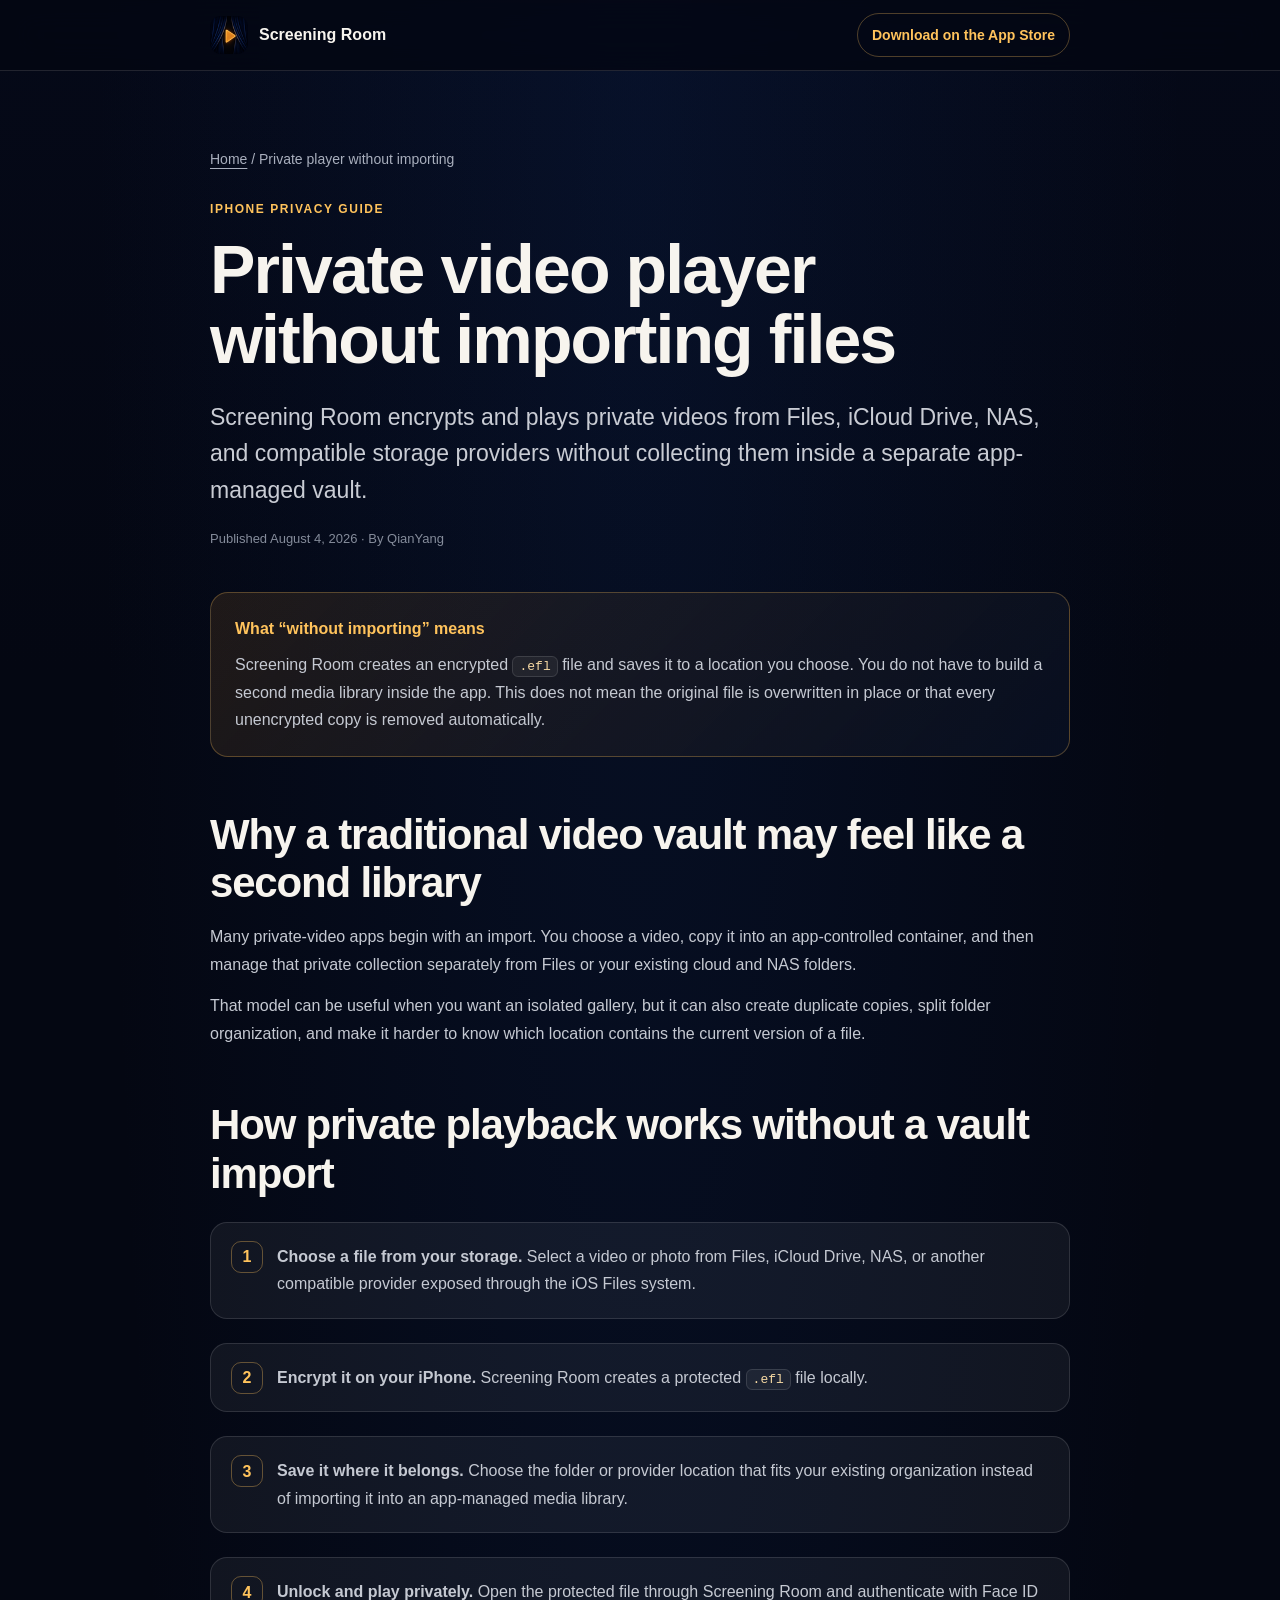
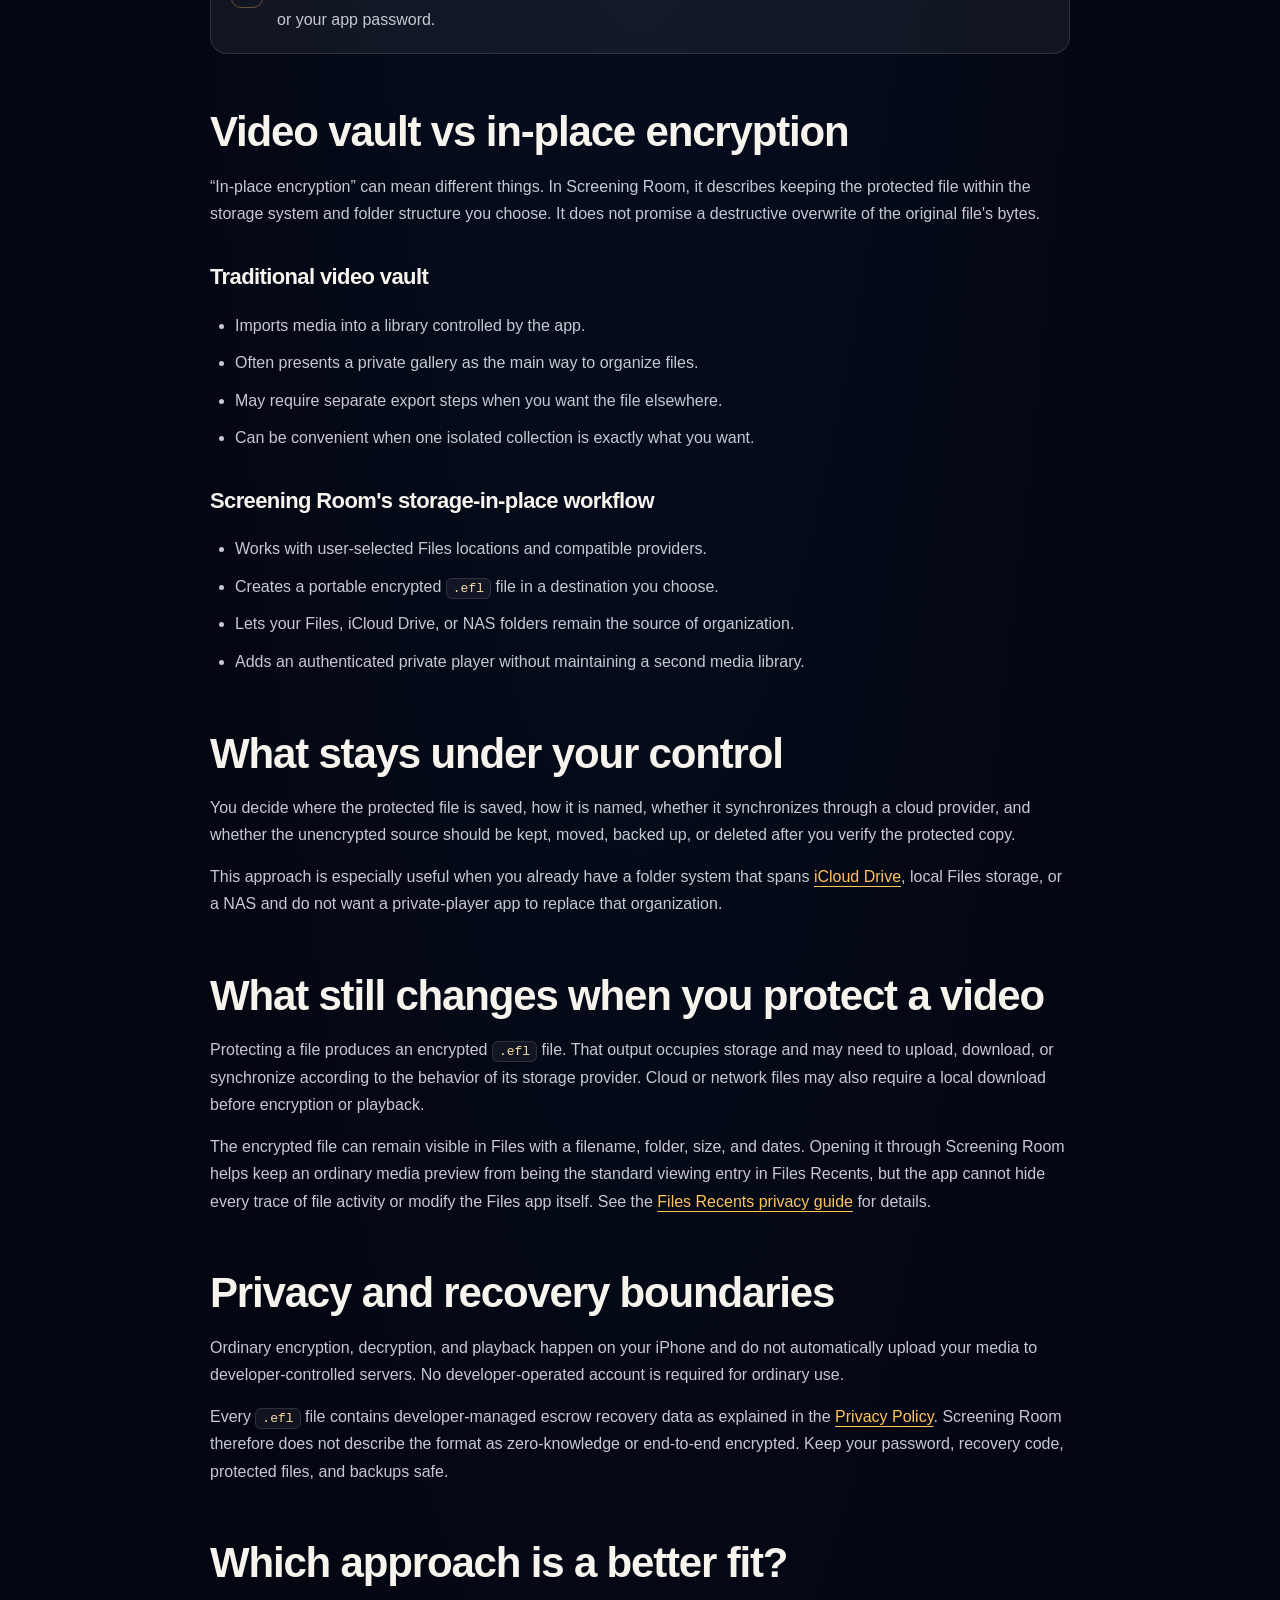
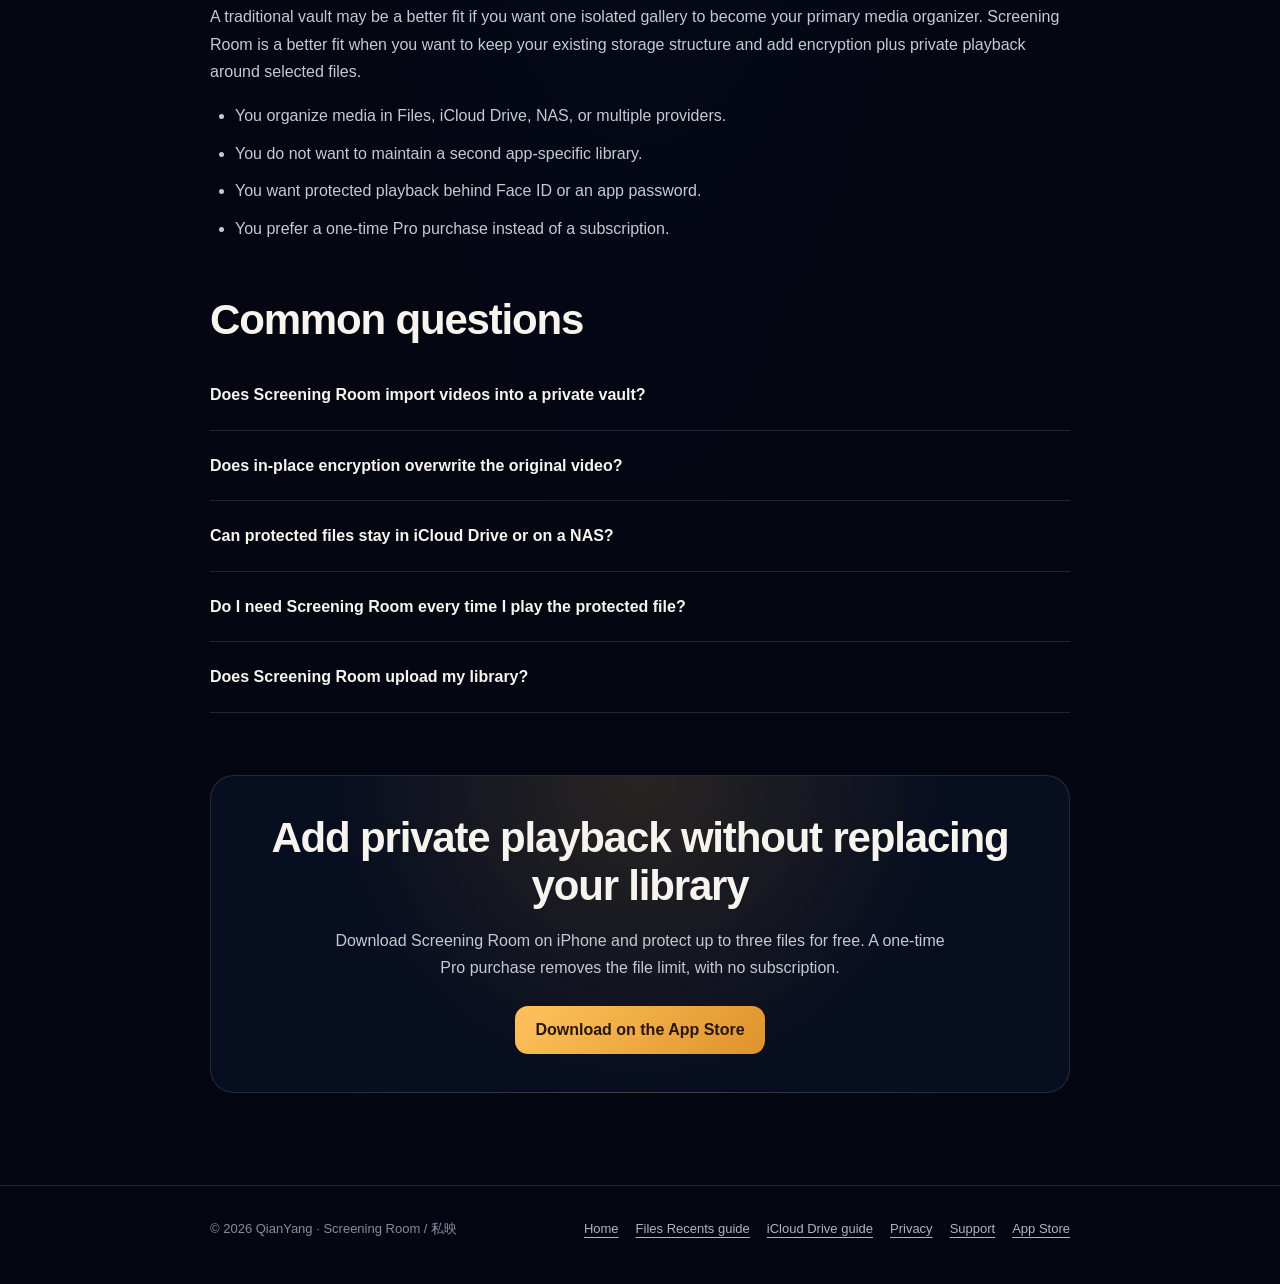
<file: private-video-player-without-importing-files.html>
<!DOCTYPE html>
<html lang="en">
<head>
  <meta charset="utf-8">
  <meta name="viewport" content="width=device-width, initial-scale=1, viewport-fit=cover">
  <meta name="description" content="Looking for a private video player without importing files? Compare a traditional video vault with Screening Room's storage-in-place encryption workflow on iPhone.">
  <meta name="robots" content="index,follow,max-image-preview:large,max-snippet:-1">
  <meta name="theme-color" content="#050811">
  <link rel="canonical" href="https://screeningroom.anvilray.com/private-video-player-without-importing-files.html">
  <link rel="icon" href="app-icon-64.png" type="image/png" sizes="64x64">
  <link rel="apple-touch-icon" href="app-icon-180.png" sizes="180x180">
  <title>Private Video Player Without Importing Files | Screening Room</title>

  <meta property="og:type" content="article">
  <meta property="og:site_name" content="Screening Room">
  <meta property="og:title" content="Private Video Player Without Importing Files">
  <meta property="og:description" content="See how Screening Room adds encrypted private playback without building a separate app-managed video vault.">
  <meta property="og:url" content="https://screeningroom.anvilray.com/private-video-player-without-importing-files.html">
  <meta property="og:image" content="https://screeningroom.anvilray.com/app-icon-512.jpg">
  <meta property="og:image:width" content="512">
  <meta property="og:image:height" content="512">
  <meta property="og:image:alt" content="Screening Room app icon with blue theater curtains and an amber play button">
  <meta property="article:published_time" content="2026-08-04">
  <meta property="article:modified_time" content="2026-08-04">
  <meta name="twitter:card" content="summary">
  <meta name="twitter:title" content="Private Video Player Without Importing Files">
  <meta name="twitter:description" content="A practical comparison of video vaults and storage-in-place encryption on iPhone.">
  <meta name="twitter:image" content="https://screeningroom.anvilray.com/app-icon-512.jpg">
  <meta name="twitter:image:alt" content="Screening Room app icon with blue theater curtains and an amber play button">

  <script type="application/ld+json">
  {
    "@context": "https://schema.org",
    "@type": "TechArticle",
    "headline": "Private Video Player Without Importing Files",
    "description": "A practical comparison of traditional video vaults and Screening Room's storage-in-place encryption workflow on iPhone.",
    "datePublished": "2026-08-04",
    "dateModified": "2026-08-04",
    "mainEntityOfPage": "https://screeningroom.anvilray.com/private-video-player-without-importing-files.html",
    "image": "https://screeningroom.anvilray.com/app-icon-512.jpg",
    "author": {
      "@type": "Person",
      "name": "QianYang"
    },
    "publisher": {
      "@type": "Person",
      "name": "QianYang"
    },
    "about": [
      "Private video player without importing files",
      "Video vault alternatives",
      "In-place encryption",
      "Screening Room"
    ]
  }
  </script>

  <style>
    :root {
      color-scheme: dark;
      --bg: #040712;
      --bg-soft: #091124;
      --card: rgba(255, 255, 255, 0.055);
      --text: #f7f4ee;
      --muted: #a9afbd;
      --line: rgba(255, 255, 255, 0.12);
      --gold: #df922b;
      --gold-light: #ffc35c;
      --max: 860px;
    }

    * { box-sizing: border-box; }
    html { scroll-behavior: smooth; }
    body {
      margin: 0;
      background:
        radial-gradient(ellipse at 50% 0, rgba(18, 55, 125, .18), transparent 34rem),
        linear-gradient(180deg, #050918 0, #040712 42rem),
        var(--bg);
      color: var(--text);
      font-family: -apple-system, BlinkMacSystemFont, "SF Pro Text", "Helvetica Neue", Arial, sans-serif;
      line-height: 1.72;
      -webkit-font-smoothing: antialiased;
    }

    a { color: var(--gold-light); text-underline-offset: 4px; }
    .wrap { width: min(var(--max), calc(100% - 40px)); margin-inline: auto; }
    .skip-link {
      position: fixed; top: 10px; left: 10px; z-index: 100; padding: 10px 14px;
      border-radius: 10px; background: var(--gold-light); color: #171008;
      transform: translateY(-160%); transition: transform .2s;
    }
    .skip-link:focus { transform: translateY(0); }

    header {
      position: sticky; top: 0; z-index: 20;
      border-bottom: 1px solid var(--line);
      background: rgba(4, 7, 18, .82);
      backdrop-filter: blur(18px) saturate(130%);
      -webkit-backdrop-filter: blur(18px) saturate(130%);
    }
    nav { min-height: 70px; display: flex; align-items: center; justify-content: space-between; gap: 20px; }
    .brand { display: inline-flex; align-items: center; gap: 11px; color: var(--text); text-decoration: none; font-weight: 720; }
    .brand img { width: 38px; height: 38px; border-radius: 11px; }
    .app-store { padding: 9px 14px; border: 1px solid rgba(255,195,92,.3); border-radius: 999px; text-decoration: none; font-size: 14px; font-weight: 650; }

    main { padding: 76px 0 92px; }
    .breadcrumb { margin: 0 0 28px; color: var(--muted); font-size: 14px; }
    .breadcrumb a { color: var(--muted); }
    .eyebrow { margin: 0 0 14px; color: var(--gold-light); font-size: 12px; font-weight: 750; letter-spacing: .13em; text-transform: uppercase; }
    h1, h2, h3 { letter-spacing: -.028em; }
    h1 { max-width: 820px; margin: 0 0 24px; font-size: clamp(42px, 7vw, 68px); line-height: 1.04; }
    .lead { margin: 0 0 20px; color: #c9ccd4; font-size: clamp(19px, 2.4vw, 23px); line-height: 1.58; }
    .meta { margin: 0 0 42px; color: #858c9b; font-size: 13px; }

    .note {
      margin: 34px 0 48px; padding: 22px 24px;
      border: 1px solid rgba(255,195,92,.28); border-radius: 18px;
      background: linear-gradient(135deg, rgba(223,146,43,.12), rgba(9,17,36,.74));
    }
    .note strong { color: var(--gold-light); }
    .note p { margin: 8px 0 0; }

    article h2 { margin: 54px 0 16px; font-size: clamp(30px, 4.5vw, 42px); line-height: 1.15; }
    article h3 { margin: 30px 0 10px; font-size: 22px; }
    article p { margin: 14px 0; color: #c5c9d2; }
    article ul, article ol { margin: 16px 0; padding-left: 25px; color: #c5c9d2; }
    article li + li { margin-top: 10px; }
    article code { padding: 2px 6px; border: 1px solid var(--line); border-radius: 6px; background: rgba(255,255,255,.05); color: #f6d9a3; }

    .steps { counter-reset: guide-step; display: grid; gap: 14px; margin: 24px 0; padding: 0; list-style: none; }
    .steps li { counter-increment: guide-step; position: relative; padding: 20px 22px 20px 66px; border: 1px solid var(--line); border-radius: 17px; background: var(--card); }
    .steps li::before {
      content: counter(guide-step); position: absolute; left: 20px; top: 18px;
      width: 30px; height: 30px; display: grid; place-items: center;
      border: 1px solid rgba(255,195,92,.35); border-radius: 10px; color: var(--gold-light); font-weight: 750;
    }

    .faq { margin-top: 54px; }
    details { border-bottom: 1px solid var(--line); }
    summary { padding: 21px 38px 21px 0; cursor: pointer; list-style: none; font-weight: 670; }
    summary::-webkit-details-marker { display: none; }
    details p { margin: -2px 0 22px; }

    .cta {
      margin-top: 62px; padding: 38px 30px; border: 1px solid var(--line); border-radius: 24px; text-align: center;
      background: radial-gradient(circle at 50% 0, rgba(255,174,56,.14), transparent 58%), rgba(9,17,36,.78);
    }
    .cta h2 { margin-top: 0; }
    .cta p { max-width: 620px; margin-inline: auto; }
    .button {
      display: inline-flex; min-height: 48px; align-items: center; justify-content: center;
      margin-top: 10px; padding: 0 20px; border-radius: 13px;
      background: linear-gradient(135deg, var(--gold-light), var(--gold)); color: #251703;
      text-decoration: none; font-weight: 730;
    }

    footer { padding: 32px 0 44px; border-top: 1px solid var(--line); color: #858c9b; font-size: 13px; }
    .footer-row { display: flex; justify-content: space-between; gap: 24px; flex-wrap: wrap; }
    .footer-links { display: flex; gap: 17px; flex-wrap: wrap; }
    .footer-links a { color: #aeb4c0; }

    @media (max-width: 620px) {
      .wrap { width: min(100% - 28px, var(--max)); }
      nav { min-height: 62px; }
      .app-store { font-size: 12px; padding: 8px 11px; }
      main { padding-top: 52px; }
      h1 { font-size: clamp(39px, 12vw, 56px); }
      .steps li { padding-left: 58px; }
      .cta { padding: 30px 22px; }
    }
  </style>
</head>
<body>
  <a class="skip-link" href="#main">Skip to content</a>
  <header>
    <nav class="wrap" aria-label="Main navigation">
      <a class="brand" href="en.html" aria-label="Screening Room home">
        <img src="app-icon-64.png" alt="" width="38" height="38">
        <span>Screening Room</span>
      </a>
      <a class="app-store" href="https://apps.apple.com/us/app/screening-room/id6792022324">Download on the App Store</a>
    </nav>
  </header>

  <main id="main" class="wrap">
    <article>
      <p class="breadcrumb"><a href="en.html">Home</a> / Private player without importing</p>
      <p class="eyebrow">iPhone privacy guide</p>
      <h1>Private video player without importing files</h1>
      <p class="lead">Screening Room encrypts and plays private videos from Files, iCloud Drive, NAS, and compatible storage providers without collecting them inside a separate app-managed vault.</p>
      <p class="meta">Published August 4, 2026 · By QianYang</p>

      <div class="note">
        <strong>What “without importing” means</strong>
        <p>Screening Room creates an encrypted <code>.efl</code> file and saves it to a location you choose. You do not have to build a second media library inside the app. This does not mean the original file is overwritten in place or that every unencrypted copy is removed automatically.</p>
      </div>

      <h2>Why a traditional video vault may feel like a second library</h2>
      <p>Many private-video apps begin with an import. You choose a video, copy it into an app-controlled container, and then manage that private collection separately from Files or your existing cloud and NAS folders.</p>
      <p>That model can be useful when you want an isolated gallery, but it can also create duplicate copies, split folder organization, and make it harder to know which location contains the current version of a file.</p>

      <h2>How private playback works without a vault import</h2>
      <ol class="steps">
        <li><strong>Choose a file from your storage.</strong> Select a video or photo from Files, iCloud Drive, NAS, or another compatible provider exposed through the iOS Files system.</li>
        <li><strong>Encrypt it on your iPhone.</strong> Screening Room creates a protected <code>.efl</code> file locally.</li>
        <li><strong>Save it where it belongs.</strong> Choose the folder or provider location that fits your existing organization instead of importing it into an app-managed media library.</li>
        <li><strong>Unlock and play privately.</strong> Open the protected file through Screening Room and authenticate with Face ID or your app password.</li>
      </ol>

      <h2>Video vault vs in-place encryption</h2>
      <p>“In-place encryption” can mean different things. In Screening Room, it describes keeping the protected file within the storage system and folder structure you choose. It does not promise a destructive overwrite of the original file's bytes.</p>

      <h3>Traditional video vault</h3>
      <ul>
        <li>Imports media into a library controlled by the app.</li>
        <li>Often presents a private gallery as the main way to organize files.</li>
        <li>May require separate export steps when you want the file elsewhere.</li>
        <li>Can be convenient when one isolated collection is exactly what you want.</li>
      </ul>

      <h3>Screening Room's storage-in-place workflow</h3>
      <ul>
        <li>Works with user-selected Files locations and compatible providers.</li>
        <li>Creates a portable encrypted <code>.efl</code> file in a destination you choose.</li>
        <li>Lets your Files, iCloud Drive, or NAS folders remain the source of organization.</li>
        <li>Adds an authenticated private player without maintaining a second media library.</li>
      </ul>

      <h2>What stays under your control</h2>
      <p>You decide where the protected file is saved, how it is named, whether it synchronizes through a cloud provider, and whether the unencrypted source should be kept, moved, backed up, or deleted after you verify the protected copy.</p>
      <p>This approach is especially useful when you already have a folder system that spans <a href="protect-videos-stored-in-icloud-drive.html">iCloud Drive</a>, local Files storage, or a NAS and do not want a private-player app to replace that organization.</p>

      <h2>What still changes when you protect a video</h2>
      <p>Protecting a file produces an encrypted <code>.efl</code> file. That output occupies storage and may need to upload, download, or synchronize according to the behavior of its storage provider. Cloud or network files may also require a local download before encryption or playback.</p>
      <p>The encrypted file can remain visible in Files with a filename, folder, size, and dates. Opening it through Screening Room helps keep an ordinary media preview from being the standard viewing entry in Files Recents, but the app cannot hide every trace of file activity or modify the Files app itself. See the <a href="keep-private-videos-out-of-files-recents.html">Files Recents privacy guide</a> for details.</p>

      <h2>Privacy and recovery boundaries</h2>
      <p>Ordinary encryption, decryption, and playback happen on your iPhone and do not automatically upload your media to developer-controlled servers. No developer-operated account is required for ordinary use.</p>
      <p>Every <code>.efl</code> file contains developer-managed escrow recovery data as explained in the <a href="privacy-en.html">Privacy Policy</a>. Screening Room therefore does not describe the format as zero-knowledge or end-to-end encrypted. Keep your password, recovery code, protected files, and backups safe.</p>

      <h2>Which approach is a better fit?</h2>
      <p>A traditional vault may be a better fit if you want one isolated gallery to become your primary media organizer. Screening Room is a better fit when you want to keep your existing storage structure and add encryption plus private playback around selected files.</p>
      <ul>
        <li>You organize media in Files, iCloud Drive, NAS, or multiple providers.</li>
        <li>You do not want to maintain a second app-specific library.</li>
        <li>You want protected playback behind Face ID or an app password.</li>
        <li>You prefer a one-time Pro purchase instead of a subscription.</li>
      </ul>

      <section class="faq" aria-labelledby="faq-title">
        <h2 id="faq-title">Common questions</h2>
        <details>
          <summary>Does Screening Room import videos into a private vault?</summary>
          <p>No. Screening Room creates protected files in storage locations you choose and does not require an app-managed media library.</p>
        </details>
        <details>
          <summary>Does in-place encryption overwrite the original video?</summary>
          <p>Do not assume that it does. Screening Room creates an encrypted <code>.efl</code> file. Verify the protected file, then manage the original and any other unencrypted copies deliberately.</p>
        </details>
        <details>
          <summary>Can protected files stay in iCloud Drive or on a NAS?</summary>
          <p>Yes, when you select a destination available through Files or another compatible iOS file provider. Availability, downloads, and synchronization still depend on that provider and your network.</p>
        </details>
        <details>
          <summary>Do I need Screening Room every time I play the protected file?</summary>
          <p>Yes. The <code>.efl</code> file is designed to be opened through Screening Room, where you unlock private playback with Face ID or your app password.</p>
        </details>
        <details>
          <summary>Does Screening Room upload my library?</summary>
          <p>No. Ordinary file encryption, decryption, and playback do not automatically upload your media to developer-controlled servers.</p>
        </details>
      </section>

      <section class="cta" aria-labelledby="cta-title">
        <h2 id="cta-title">Add private playback without replacing your library</h2>
        <p>Download Screening Room on iPhone and protect up to three files for free. A one-time Pro purchase removes the file limit, with no subscription.</p>
        <a class="button" href="https://apps.apple.com/us/app/screening-room/id6792022324">Download on the App Store</a>
      </section>
    </article>
  </main>

  <footer>
    <div class="footer-row wrap">
      <div>© 2026 QianYang · Screening Room / 私映</div>
      <div class="footer-links">
        <a href="en.html">Home</a>
        <a href="keep-private-videos-out-of-files-recents.html">Files Recents guide</a>
        <a href="protect-videos-stored-in-icloud-drive.html">iCloud Drive guide</a>
        <a href="privacy-en.html">Privacy</a>
        <a href="support-en.html">Support</a>
        <a href="https://apps.apple.com/us/app/screening-room/id6792022324">App Store</a>
      </div>
    </div>
  </footer>
</body>
</html>
</file>
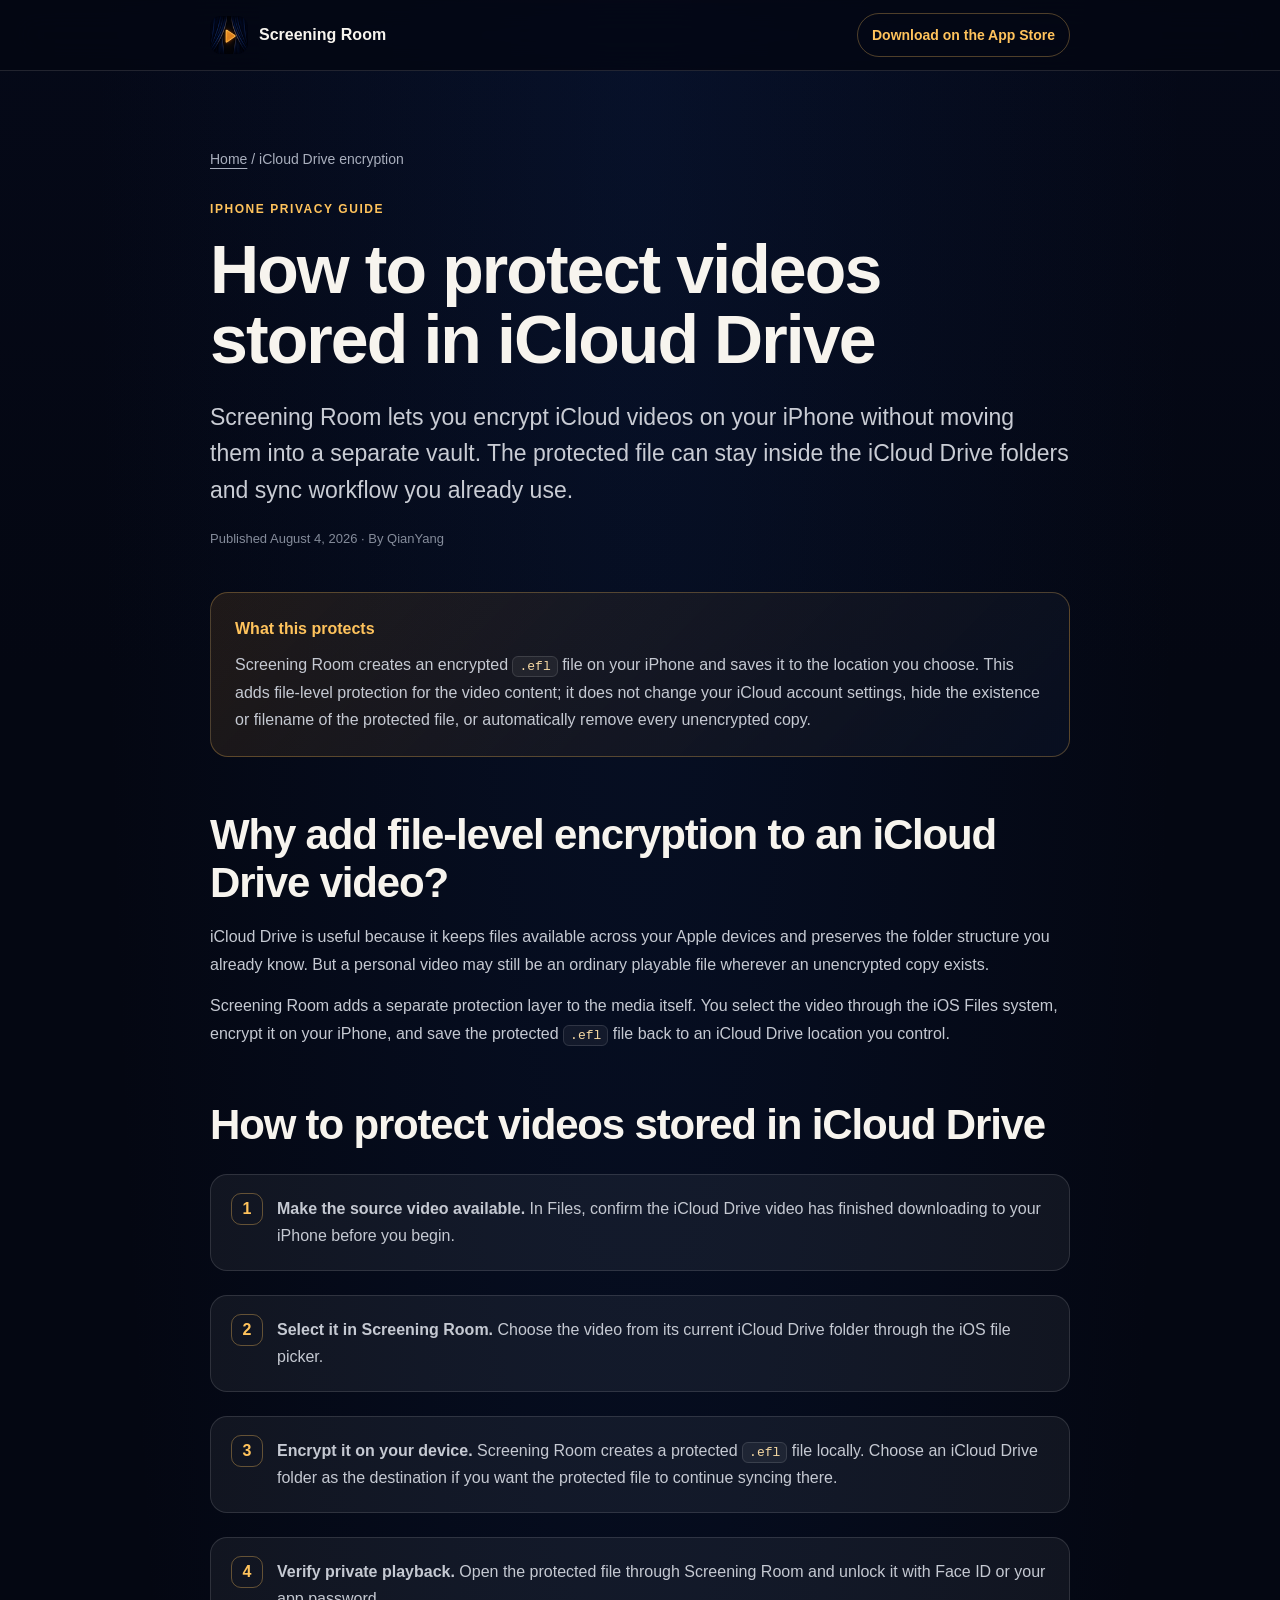
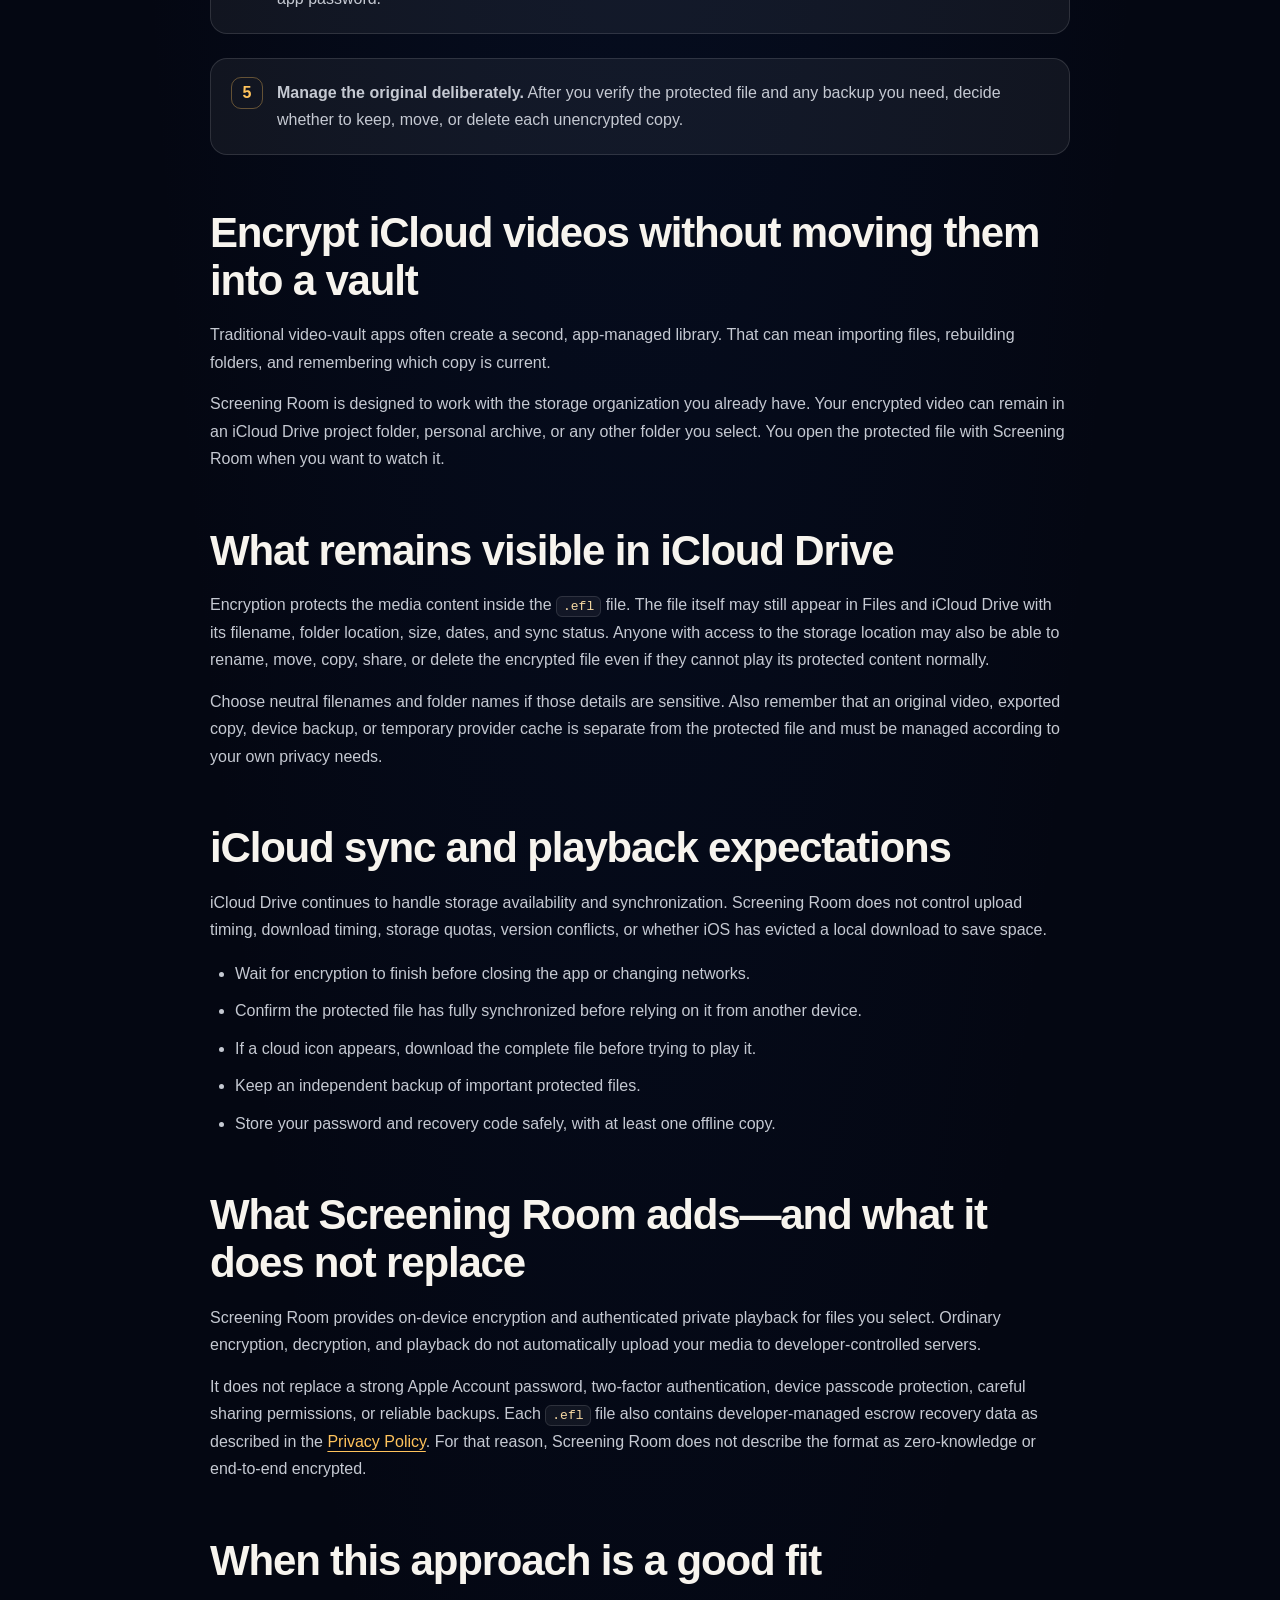
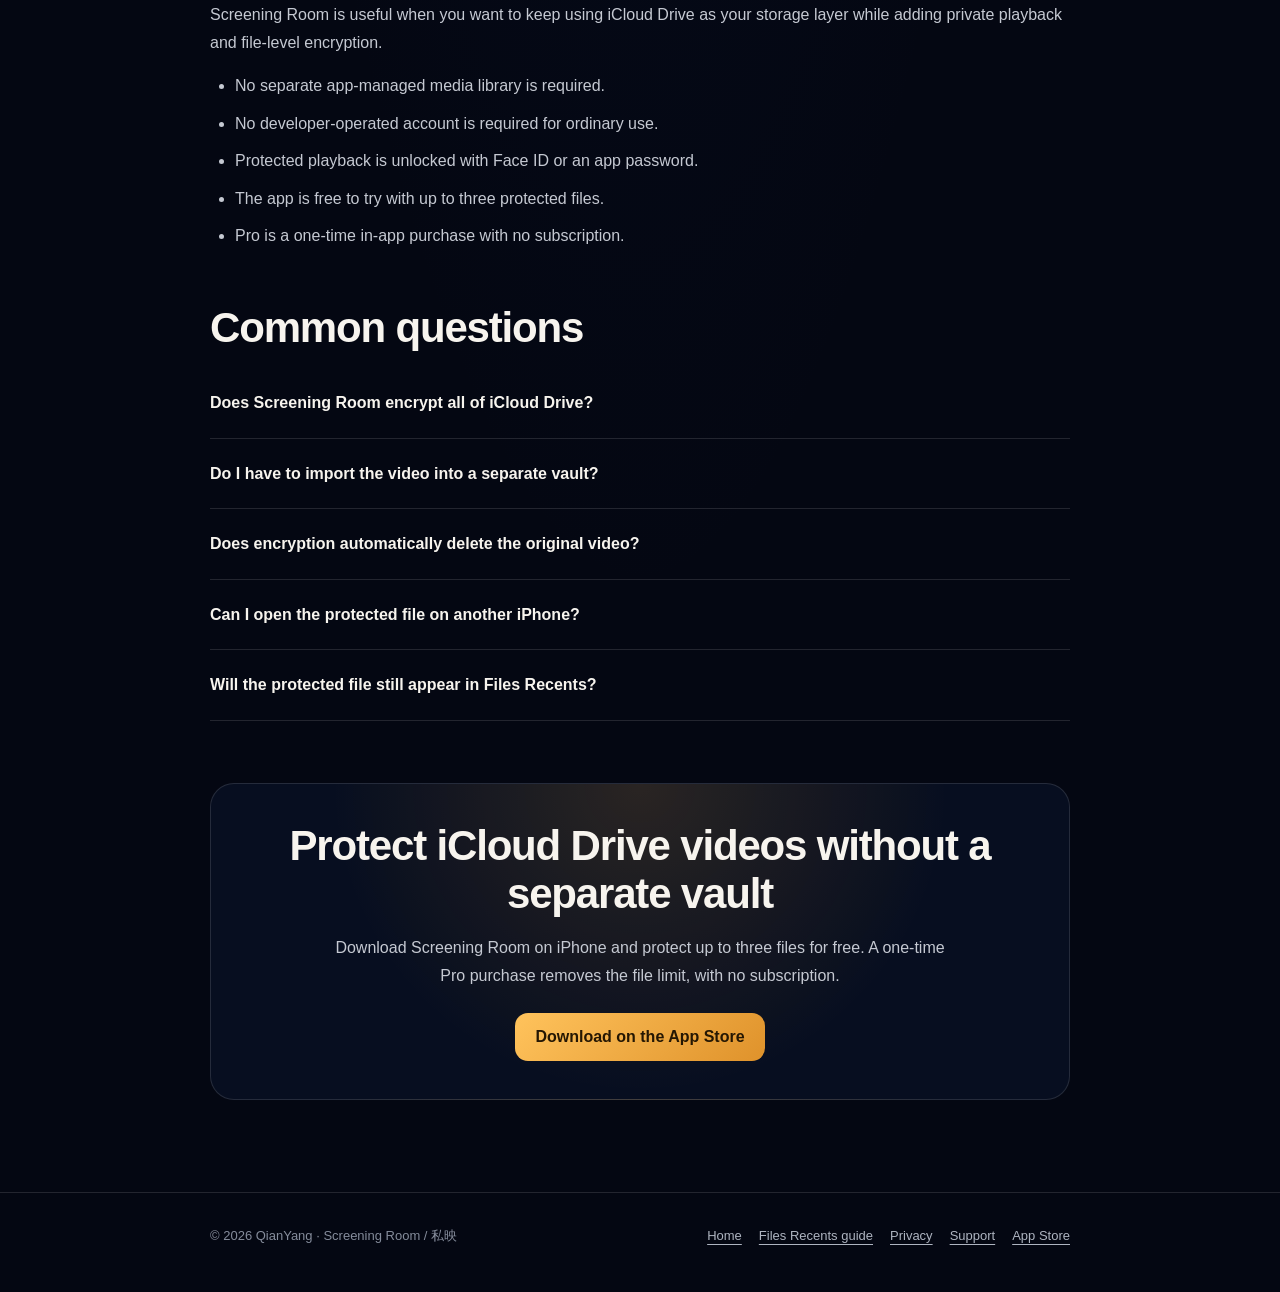
<file: protect-videos-stored-in-icloud-drive.html>
<!DOCTYPE html>
<html lang="en">
<head>
  <meta charset="utf-8">
  <meta name="viewport" content="width=device-width, initial-scale=1, viewport-fit=cover">
  <meta name="description" content="Learn how to protect videos stored in iCloud Drive by encrypting them on iPhone with Screening Room—without moving them into a separate vault.">
  <meta name="robots" content="index,follow,max-image-preview:large,max-snippet:-1">
  <meta name="theme-color" content="#050811">
  <link rel="canonical" href="https://screeningroom.anvilray.com/protect-videos-stored-in-icloud-drive.html">
  <link rel="icon" href="app-icon-64.png" type="image/png" sizes="64x64">
  <link rel="apple-touch-icon" href="app-icon-180.png" sizes="180x180">
  <title>How to Protect Videos Stored in iCloud Drive | Screening Room</title>

  <meta property="og:type" content="article">
  <meta property="og:site_name" content="Screening Room">
  <meta property="og:title" content="How to Protect Videos Stored in iCloud Drive">
  <meta property="og:description" content="Encrypt iCloud videos on your iPhone while keeping them in the folders and sync workflow you already use.">
  <meta property="og:url" content="https://screeningroom.anvilray.com/protect-videos-stored-in-icloud-drive.html">
  <meta property="og:image" content="https://screeningroom.anvilray.com/app-icon-512.jpg">
  <meta property="og:image:width" content="512">
  <meta property="og:image:height" content="512">
  <meta property="og:image:alt" content="Screening Room app icon with blue theater curtains and an amber play button">
  <meta property="article:published_time" content="2026-08-04">
  <meta property="article:modified_time" content="2026-08-04">
  <meta name="twitter:card" content="summary">
  <meta name="twitter:title" content="How to Protect Videos Stored in iCloud Drive">
  <meta name="twitter:description" content="A practical guide to file-level encryption and private playback for iCloud Drive videos on iPhone.">
  <meta name="twitter:image" content="https://screeningroom.anvilray.com/app-icon-512.jpg">
  <meta name="twitter:image:alt" content="Screening Room app icon with blue theater curtains and an amber play button">

  <script type="application/ld+json">
  {
    "@context": "https://schema.org",
    "@type": "TechArticle",
    "headline": "How to Protect Videos Stored in iCloud Drive",
    "description": "A practical guide to encrypting iCloud Drive videos on iPhone without moving them into a separate vault.",
    "datePublished": "2026-08-04",
    "dateModified": "2026-08-04",
    "mainEntityOfPage": "https://screeningroom.anvilray.com/protect-videos-stored-in-icloud-drive.html",
    "image": "https://screeningroom.anvilray.com/app-icon-512.jpg",
    "author": {
      "@type": "Person",
      "name": "QianYang"
    },
    "publisher": {
      "@type": "Person",
      "name": "QianYang"
    },
    "about": [
      "iCloud Drive video encryption",
      "Private video playback",
      "File-level encryption",
      "Screening Room"
    ]
  }
  </script>

  <style>
    :root {
      color-scheme: dark;
      --bg: #040712;
      --bg-soft: #091124;
      --card: rgba(255, 255, 255, 0.055);
      --text: #f7f4ee;
      --muted: #a9afbd;
      --line: rgba(255, 255, 255, 0.12);
      --gold: #df922b;
      --gold-light: #ffc35c;
      --max: 860px;
    }

    * { box-sizing: border-box; }
    html { scroll-behavior: smooth; }
    body {
      margin: 0;
      background:
        radial-gradient(ellipse at 50% 0, rgba(18, 55, 125, .18), transparent 34rem),
        linear-gradient(180deg, #050918 0, #040712 42rem),
        var(--bg);
      color: var(--text);
      font-family: -apple-system, BlinkMacSystemFont, "SF Pro Text", "Helvetica Neue", Arial, sans-serif;
      line-height: 1.72;
      -webkit-font-smoothing: antialiased;
    }

    a { color: var(--gold-light); text-underline-offset: 4px; }
    .wrap { width: min(var(--max), calc(100% - 40px)); margin-inline: auto; }
    .skip-link {
      position: fixed; top: 10px; left: 10px; z-index: 100; padding: 10px 14px;
      border-radius: 10px; background: var(--gold-light); color: #171008;
      transform: translateY(-160%); transition: transform .2s;
    }
    .skip-link:focus { transform: translateY(0); }

    header {
      position: sticky; top: 0; z-index: 20;
      border-bottom: 1px solid var(--line);
      background: rgba(4, 7, 18, .82);
      backdrop-filter: blur(18px) saturate(130%);
      -webkit-backdrop-filter: blur(18px) saturate(130%);
    }
    nav { min-height: 70px; display: flex; align-items: center; justify-content: space-between; gap: 20px; }
    .brand { display: inline-flex; align-items: center; gap: 11px; color: var(--text); text-decoration: none; font-weight: 720; }
    .brand img { width: 38px; height: 38px; border-radius: 11px; }
    .app-store { padding: 9px 14px; border: 1px solid rgba(255,195,92,.3); border-radius: 999px; text-decoration: none; font-size: 14px; font-weight: 650; }

    main { padding: 76px 0 92px; }
    .breadcrumb { margin: 0 0 28px; color: var(--muted); font-size: 14px; }
    .breadcrumb a { color: var(--muted); }
    .eyebrow { margin: 0 0 14px; color: var(--gold-light); font-size: 12px; font-weight: 750; letter-spacing: .13em; text-transform: uppercase; }
    h1, h2, h3 { letter-spacing: -.028em; }
    h1 { max-width: 820px; margin: 0 0 24px; font-size: clamp(42px, 7vw, 68px); line-height: 1.04; }
    .lead { margin: 0 0 20px; color: #c9ccd4; font-size: clamp(19px, 2.4vw, 23px); line-height: 1.58; }
    .meta { margin: 0 0 42px; color: #858c9b; font-size: 13px; }

    .note {
      margin: 34px 0 48px; padding: 22px 24px;
      border: 1px solid rgba(255,195,92,.28); border-radius: 18px;
      background: linear-gradient(135deg, rgba(223,146,43,.12), rgba(9,17,36,.74));
    }
    .note strong { color: var(--gold-light); }
    .note p { margin: 8px 0 0; }

    article h2 { margin: 54px 0 16px; font-size: clamp(30px, 4.5vw, 42px); line-height: 1.15; }
    article h3 { margin: 30px 0 10px; font-size: 22px; }
    article p { margin: 14px 0; color: #c5c9d2; }
    article ul, article ol { margin: 16px 0; padding-left: 25px; color: #c5c9d2; }
    article li + li { margin-top: 10px; }
    article code { padding: 2px 6px; border: 1px solid var(--line); border-radius: 6px; background: rgba(255,255,255,.05); color: #f6d9a3; }

    .steps { counter-reset: guide-step; display: grid; gap: 14px; margin: 24px 0; padding: 0; list-style: none; }
    .steps li { counter-increment: guide-step; position: relative; padding: 20px 22px 20px 66px; border: 1px solid var(--line); border-radius: 17px; background: var(--card); }
    .steps li::before {
      content: counter(guide-step); position: absolute; left: 20px; top: 18px;
      width: 30px; height: 30px; display: grid; place-items: center;
      border: 1px solid rgba(255,195,92,.35); border-radius: 10px; color: var(--gold-light); font-weight: 750;
    }

    .faq { margin-top: 54px; }
    details { border-bottom: 1px solid var(--line); }
    summary { padding: 21px 38px 21px 0; cursor: pointer; list-style: none; font-weight: 670; }
    summary::-webkit-details-marker { display: none; }
    details p { margin: -2px 0 22px; }

    .cta {
      margin-top: 62px; padding: 38px 30px; border: 1px solid var(--line); border-radius: 24px; text-align: center;
      background: radial-gradient(circle at 50% 0, rgba(255,174,56,.14), transparent 58%), rgba(9,17,36,.78);
    }
    .cta h2 { margin-top: 0; }
    .cta p { max-width: 620px; margin-inline: auto; }
    .button {
      display: inline-flex; min-height: 48px; align-items: center; justify-content: center;
      margin-top: 10px; padding: 0 20px; border-radius: 13px;
      background: linear-gradient(135deg, var(--gold-light), var(--gold)); color: #251703;
      text-decoration: none; font-weight: 730;
    }

    footer { padding: 32px 0 44px; border-top: 1px solid var(--line); color: #858c9b; font-size: 13px; }
    .footer-row { display: flex; justify-content: space-between; gap: 24px; flex-wrap: wrap; }
    .footer-links { display: flex; gap: 17px; flex-wrap: wrap; }
    .footer-links a { color: #aeb4c0; }

    @media (max-width: 620px) {
      .wrap { width: min(100% - 28px, var(--max)); }
      nav { min-height: 62px; }
      .app-store { font-size: 12px; padding: 8px 11px; }
      main { padding-top: 52px; }
      h1 { font-size: clamp(39px, 12vw, 56px); }
      .steps li { padding-left: 58px; }
      .cta { padding: 30px 22px; }
    }
  </style>
</head>
<body>
  <a class="skip-link" href="#main">Skip to content</a>
  <header>
    <nav class="wrap" aria-label="Main navigation">
      <a class="brand" href="en.html" aria-label="Screening Room home">
        <img src="app-icon-64.png" alt="" width="38" height="38">
        <span>Screening Room</span>
      </a>
      <a class="app-store" href="https://apps.apple.com/us/app/screening-room/id6792022324">Download on the App Store</a>
    </nav>
  </header>

  <main id="main" class="wrap">
    <article>
      <p class="breadcrumb"><a href="en.html">Home</a> / iCloud Drive encryption</p>
      <p class="eyebrow">iPhone privacy guide</p>
      <h1>How to protect videos stored in iCloud Drive</h1>
      <p class="lead">Screening Room lets you encrypt iCloud videos on your iPhone without moving them into a separate vault. The protected file can stay inside the iCloud Drive folders and sync workflow you already use.</p>
      <p class="meta">Published August 4, 2026 · By QianYang</p>

      <div class="note">
        <strong>What this protects</strong>
        <p>Screening Room creates an encrypted <code>.efl</code> file on your iPhone and saves it to the location you choose. This adds file-level protection for the video content; it does not change your iCloud account settings, hide the existence or filename of the protected file, or automatically remove every unencrypted copy.</p>
      </div>

      <h2>Why add file-level encryption to an iCloud Drive video?</h2>
      <p>iCloud Drive is useful because it keeps files available across your Apple devices and preserves the folder structure you already know. But a personal video may still be an ordinary playable file wherever an unencrypted copy exists.</p>
      <p>Screening Room adds a separate protection layer to the media itself. You select the video through the iOS Files system, encrypt it on your iPhone, and save the protected <code>.efl</code> file back to an iCloud Drive location you control.</p>

      <h2>How to protect videos stored in iCloud Drive</h2>
      <ol class="steps">
        <li><strong>Make the source video available.</strong> In Files, confirm the iCloud Drive video has finished downloading to your iPhone before you begin.</li>
        <li><strong>Select it in Screening Room.</strong> Choose the video from its current iCloud Drive folder through the iOS file picker.</li>
        <li><strong>Encrypt it on your device.</strong> Screening Room creates a protected <code>.efl</code> file locally. Choose an iCloud Drive folder as the destination if you want the protected file to continue syncing there.</li>
        <li><strong>Verify private playback.</strong> Open the protected file through Screening Room and unlock it with Face ID or your app password.</li>
        <li><strong>Manage the original deliberately.</strong> After you verify the protected file and any backup you need, decide whether to keep, move, or delete each unencrypted copy.</li>
      </ol>

      <h2>Encrypt iCloud videos without moving them into a vault</h2>
      <p>Traditional video-vault apps often create a second, app-managed library. That can mean importing files, rebuilding folders, and remembering which copy is current.</p>
      <p>Screening Room is designed to work with the storage organization you already have. Your encrypted video can remain in an iCloud Drive project folder, personal archive, or any other folder you select. You open the protected file with Screening Room when you want to watch it.</p>

      <h2>What remains visible in iCloud Drive</h2>
      <p>Encryption protects the media content inside the <code>.efl</code> file. The file itself may still appear in Files and iCloud Drive with its filename, folder location, size, dates, and sync status. Anyone with access to the storage location may also be able to rename, move, copy, share, or delete the encrypted file even if they cannot play its protected content normally.</p>
      <p>Choose neutral filenames and folder names if those details are sensitive. Also remember that an original video, exported copy, device backup, or temporary provider cache is separate from the protected file and must be managed according to your own privacy needs.</p>

      <h2>iCloud sync and playback expectations</h2>
      <p>iCloud Drive continues to handle storage availability and synchronization. Screening Room does not control upload timing, download timing, storage quotas, version conflicts, or whether iOS has evicted a local download to save space.</p>
      <ul>
        <li>Wait for encryption to finish before closing the app or changing networks.</li>
        <li>Confirm the protected file has fully synchronized before relying on it from another device.</li>
        <li>If a cloud icon appears, download the complete file before trying to play it.</li>
        <li>Keep an independent backup of important protected files.</li>
        <li>Store your password and recovery code safely, with at least one offline copy.</li>
      </ul>

      <h2>What Screening Room adds—and what it does not replace</h2>
      <p>Screening Room provides on-device encryption and authenticated private playback for files you select. Ordinary encryption, decryption, and playback do not automatically upload your media to developer-controlled servers.</p>
      <p>It does not replace a strong Apple Account password, two-factor authentication, device passcode protection, careful sharing permissions, or reliable backups. Each <code>.efl</code> file also contains developer-managed escrow recovery data as described in the <a href="privacy-en.html">Privacy Policy</a>. For that reason, Screening Room does not describe the format as zero-knowledge or end-to-end encrypted.</p>

      <h2>When this approach is a good fit</h2>
      <p>Screening Room is useful when you want to keep using iCloud Drive as your storage layer while adding private playback and file-level encryption.</p>
      <ul>
        <li>No separate app-managed media library is required.</li>
        <li>No developer-operated account is required for ordinary use.</li>
        <li>Protected playback is unlocked with Face ID or an app password.</li>
        <li>The app is free to try with up to three protected files.</li>
        <li>Pro is a one-time in-app purchase with no subscription.</li>
      </ul>

      <section class="faq" aria-labelledby="faq-title">
        <h2 id="faq-title">Common questions</h2>
        <details>
          <summary>Does Screening Room encrypt all of iCloud Drive?</summary>
          <p>No. Screening Room encrypts only the files you select and creates protected <code>.efl</code> files. It does not change iCloud Drive or your Apple Account security settings.</p>
        </details>
        <details>
          <summary>Do I have to import the video into a separate vault?</summary>
          <p>No. You can choose an iCloud Drive destination and keep the protected file in the folders and sync workflow you already use.</p>
        </details>
        <details>
          <summary>Does encryption automatically delete the original video?</summary>
          <p>Do not assume that it removes every unencrypted copy. Verify that the protected file opens correctly, then use Files and any other storage or backup locations to manage the original and its copies deliberately.</p>
        </details>
        <details>
          <summary>Can I open the protected file on another iPhone?</summary>
          <p>Make sure the complete <code>.efl</code> file has synchronized and is downloaded, then open it with Screening Room. Keep your app password and recovery code available when moving between devices.</p>
        </details>
        <details>
          <summary>Will the protected file still appear in Files Recents?</summary>
          <p>The encrypted file may remain visible according to normal Files behavior. Opening protected media through Screening Room helps keep an ordinary media preview from being used as the standard viewing entry. <a href="keep-private-videos-out-of-files-recents.html">Read the Files Recents privacy guide.</a></p>
        </details>
      </section>

      <section class="cta" aria-labelledby="cta-title">
        <h2 id="cta-title">Protect iCloud Drive videos without a separate vault</h2>
        <p>Download Screening Room on iPhone and protect up to three files for free. A one-time Pro purchase removes the file limit, with no subscription.</p>
        <a class="button" href="https://apps.apple.com/us/app/screening-room/id6792022324">Download on the App Store</a>
      </section>
    </article>
  </main>

  <footer>
    <div class="footer-row wrap">
      <div>© 2026 QianYang · Screening Room / 私映</div>
      <div class="footer-links">
        <a href="en.html">Home</a>
        <a href="keep-private-videos-out-of-files-recents.html">Files Recents guide</a>
        <a href="privacy-en.html">Privacy</a>
        <a href="support-en.html">Support</a>
        <a href="https://apps.apple.com/us/app/screening-room/id6792022324">App Store</a>
      </div>
    </div>
  </footer>
</body>
</html>
</file>
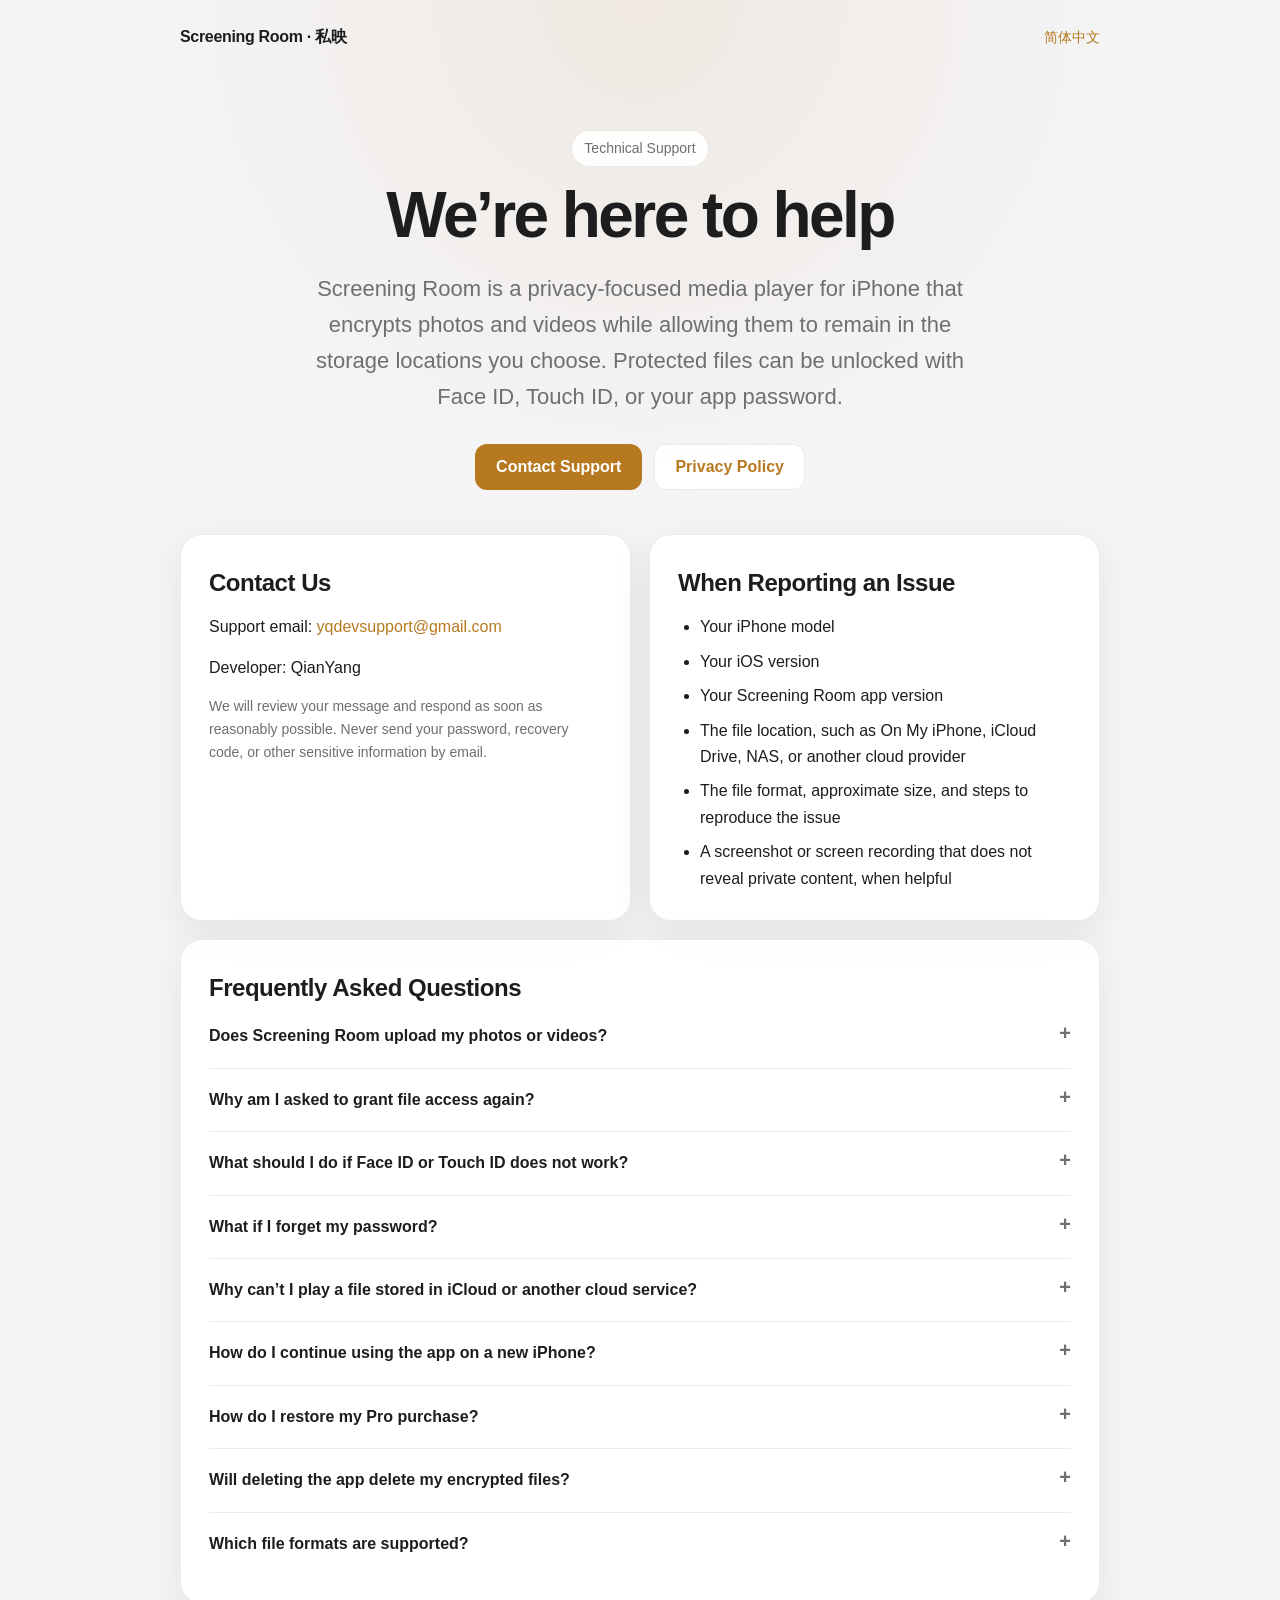
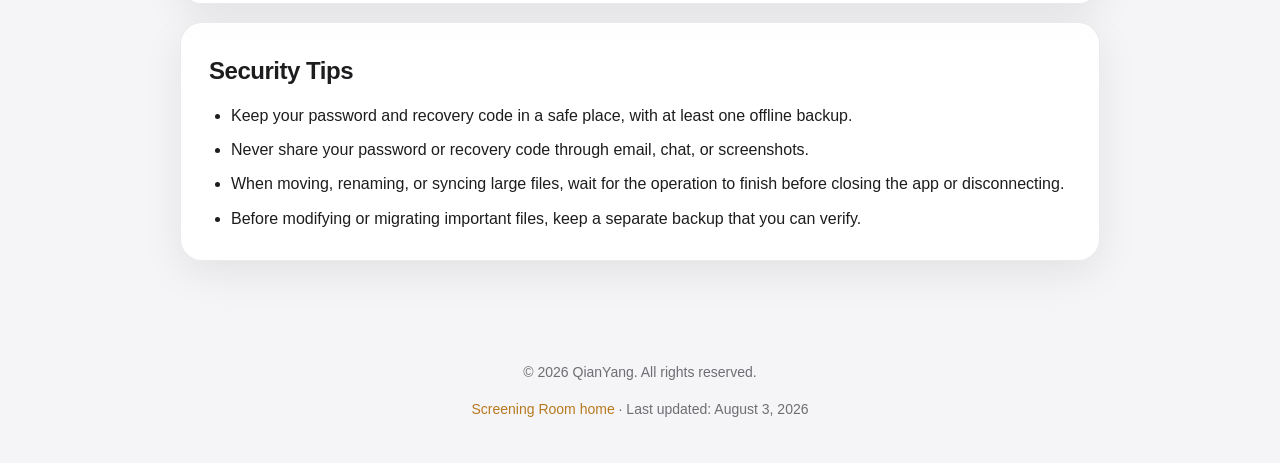
<file: support-en.html>
<!doctype html>
<html lang="en">
<head>
  <meta charset="utf-8">
  <meta name="viewport" content="width=device-width, initial-scale=1">
  <meta name="description" content="Technical support and FAQs for Screening Room, the private media player for iPhone that works with Files, iCloud Drive, NAS, and compatible providers.">
  <meta name="robots" content="index,follow">
  <link rel="canonical" href="https://screeningroom.anvilray.com/support-en.html">
  <link rel="alternate" hreflang="en" href="https://screeningroom.anvilray.com/support-en.html">
  <link rel="alternate" hreflang="zh-CN" href="https://screeningroom.anvilray.com/support-zh.html">
  <link rel="alternate" hreflang="x-default" href="https://screeningroom.anvilray.com/support-en.html">
  <title>Screening Room Support &amp; FAQ | Private Media Player for iPhone</title>
  <style>
    :root {
      color-scheme: light dark;
      --bg: #f5f5f7;
      --card: rgba(255, 255, 255, 0.92);
      --text: #1d1d1f;
      --secondary: #6e6e73;
      --border: rgba(0, 0, 0, 0.08);
      --accent: #b7791f;
      --accent-hover: #8c5a16;
      --shadow: 0 12px 40px rgba(0, 0, 0, 0.08);
    }

    @media (prefers-color-scheme: dark) {
      :root {
        --bg: #0f0f10;
        --card: rgba(28, 28, 30, 0.94);
        --text: #f5f5f7;
        --secondary: #a1a1a6;
        --border: rgba(255, 255, 255, 0.10);
        --accent: #e0a84b;
        --accent-hover: #f0bd64;
        --shadow: 0 12px 40px rgba(0, 0, 0, 0.35);
      }
    }

    * { box-sizing: border-box; }
    html { scroll-behavior: smooth; }
    body {
      margin: 0;
      background: radial-gradient(circle at top, rgba(183, 121, 31, 0.10), transparent 32rem), var(--bg);
      color: var(--text);
      font-family: -apple-system, BlinkMacSystemFont, "SF Pro Text", "PingFang SC", "Helvetica Neue", Arial, sans-serif;
      line-height: 1.65;
    }
    a { color: var(--accent); text-decoration: none; }
    a:hover { color: var(--accent-hover); text-decoration: underline; }
    .container { width: min(920px, calc(100% - 32px)); margin: 0 auto; }
    header { padding: 24px 0 8px; }
    .nav { display: flex; align-items: center; justify-content: space-between; gap: 16px; flex-wrap: wrap; }
    .brand { color: var(--text); text-decoration: none; font-weight: 700; letter-spacing: -0.02em; }
    .language { font-size: 14px; color: var(--secondary); }
    .hero { padding: 72px 0 44px; text-align: center; }
    .eyebrow {
      display: inline-block; margin-bottom: 14px; padding: 6px 12px;
      border: 1px solid var(--border); border-radius: 999px; color: var(--secondary);
      font-size: 14px; background: var(--card);
    }
    h1 { margin: 0; font-size: clamp(38px, 7vw, 64px); line-height: 1.08; letter-spacing: -0.04em; }
    .subtitle { max-width: 680px; margin: 20px auto 0; color: var(--secondary); font-size: clamp(18px, 2.4vw, 22px); }
    .actions { display: flex; justify-content: center; gap: 12px; flex-wrap: wrap; margin-top: 28px; }
    .button {
      display: inline-flex; align-items: center; justify-content: center; min-height: 46px;
      padding: 0 20px; border-radius: 12px; font-weight: 600;
      border: 1px solid var(--border); background: var(--card);
    }
    .button.primary { color: #fff; background: var(--accent); border-color: transparent; }
    .button.primary:hover { color: #fff; background: var(--accent-hover); text-decoration: none; }
    main { padding-bottom: 72px; }
    .grid { display: grid; grid-template-columns: repeat(2, minmax(0, 1fr)); gap: 18px; }
    .card {
      padding: 28px; border: 1px solid var(--border); border-radius: 22px;
      background: var(--card); box-shadow: var(--shadow);
      backdrop-filter: blur(18px); -webkit-backdrop-filter: blur(18px);
    }
    .card.full { grid-column: 1 / -1; }
    h2 { margin: 0 0 12px; font-size: 24px; letter-spacing: -0.02em; }
    h3 { margin: 24px 0 8px; font-size: 18px; }
    p { margin: 0 0 14px; }
    p:last-child { margin-bottom: 0; }
    ul, ol { margin: 10px 0 0; padding-left: 22px; }
    li + li { margin-top: 8px; }
    details { padding: 18px 0; border-top: 1px solid var(--border); }
    details:first-of-type { border-top: 0; padding-top: 4px; }
    summary { cursor: pointer; font-weight: 600; list-style: none; }
    summary::-webkit-details-marker { display: none; }
    summary::after { content: "+"; float: right; color: var(--secondary); font-size: 20px; line-height: 1; }
    details[open] summary::after { content: "−"; }
    details p { margin-top: 12px; color: var(--secondary); }
    .note { color: var(--secondary); font-size: 14px; }
    footer { padding: 28px 0 42px; color: var(--secondary); font-size: 14px; text-align: center; }

    @media (max-width: 720px) {
      .hero { padding-top: 52px; }
      .grid { grid-template-columns: 1fr; }
      .card.full { grid-column: auto; }
      .card { padding: 22px; border-radius: 18px; }
    }
  </style>
</head>
<body>
  <header>
    <div class="container nav">
      <a class="brand" href="en.html">Screening Room · 私映</a>
      <div class="language"><a href="support-zh.html" lang="zh-CN">简体中文</a></div>
    </div>
  </header>

  <section class="hero">
    <div class="container">
      <div class="eyebrow">Technical Support</div>
      <h1>We’re here to help</h1>
      <p class="subtitle">
        Screening Room is a privacy-focused media player for iPhone that encrypts photos and videos
        while allowing them to remain in the storage locations you choose.
        Protected files can be unlocked with Face ID, Touch ID, or your app password.
      </p>
      <div class="actions">
        <a class="button primary" href="mailto:yqdevsupport@gmail.com?subject=Screening%20Room%20Support">Contact Support</a>
        <a class="button" href="privacy-en.html">Privacy Policy</a>
      </div>
    </div>
  </section>

  <main class="container">
    <div class="grid">
      <section class="card">
        <h2>Contact Us</h2>
        <p>Support email: <a href="mailto:yqdevsupport@gmail.com">yqdevsupport@gmail.com</a></p>
        <p>Developer: QianYang</p>
        <p class="note">
          We will review your message and respond as soon as reasonably possible.
          Never send your password, recovery code, or other sensitive information by email.
        </p>
      </section>

      <section class="card">
        <h2>When Reporting an Issue</h2>
        <ul>
          <li>Your iPhone model</li>
          <li>Your iOS version</li>
          <li>Your Screening Room app version</li>
          <li>The file location, such as On My iPhone, iCloud Drive, NAS, or another cloud provider</li>
          <li>The file format, approximate size, and steps to reproduce the issue</li>
          <li>A screenshot or screen recording that does not reveal private content, when helpful</li>
        </ul>
      </section>

      <section class="card full">
        <h2>Frequently Asked Questions</h2>

        <details>
          <summary>Does Screening Room upload my photos or videos?</summary>
          <p>
            Screening Room is designed to perform its core processing on your iPhone.
            Files can remain in Files, iCloud Drive, NAS, or another supported storage location
            instead of being moved into a separate in-app vault.
            Please review the Privacy Policy for full details about data handling.
          </p>
        </details>

        <details>
          <summary>Why am I asked to grant file access again?</summary>
          <p>
            iOS manages access to external and cloud-based file locations.
            You may need to select a file again after it is moved, renamed, downloaded again,
            or when system permissions change.
          </p>
        </details>

        <details>
          <summary>What should I do if Face ID or Touch ID does not work?</summary>
          <p>
            Confirm that biometric authentication is enabled for Screening Room in system settings
            and that Face ID or Touch ID is configured on your iPhone.
            You can also unlock the app with your app password.
          </p>
        </details>

        <details>
          <summary>What if I forget my password?</summary>
          <p>
            Use the recovery code you saved during setup.
            Store the recovery code offline and separately from your encrypted files.
            For your security, never send your password or recovery code by email.
          </p>
        </details>

        <details>
          <summary>Why can’t I play a file stored in iCloud or another cloud service?</summary>
          <p>
            Check your internet connection, confirm that the file has finished downloading,
            and make sure you are signed in to the related cloud storage app.
            Some providers may remove local cached copies and require the file to be downloaded again.
          </p>
        </details>

        <details>
          <summary>How do I continue using the app on a new iPhone?</summary>
          <p>
            Make sure your encrypted files are fully synced to a location available on the new iPhone,
            and keep your password and recovery code available.
            In-app purchases can be restored using the same Apple ID that was used for the original purchase.
          </p>
        </details>

        <details>
          <summary>How do I restore my Pro purchase?</summary>
          <p>
            Sign in to the App Store with the Apple ID used for the purchase,
            then choose “Restore Purchases” from the purchase screen in Screening Room.
            If restoration still fails, email us the approximate purchase date, storefront country or region,
            and the error message. Do not send a full payment receipt or other sensitive information.
          </p>
        </details>

        <details>
          <summary>Will deleting the app delete my encrypted files?</summary>
          <p>
            Files stored in Files, iCloud Drive, NAS, or another external location
            are generally not deleted automatically when you remove the app.
            However, app settings, access records, and data stored only inside the app may be lost.
            Before deleting the app, verify that important files, your password, and your recovery code are safely backed up.
          </p>
        </details>

        <details>
          <summary>Which file formats are supported?</summary>
          <p>
            Playback compatibility depends on iOS, the file container, video or audio codec,
            and iPhone capabilities.
            If a file cannot be played, send us the format, codec details, and error message.
            You do not need to send the original file if it contains private content.
          </p>
        </details>
      </section>

      <section class="card full">
        <h2>Security Tips</h2>
        <ul>
          <li>Keep your password and recovery code in a safe place, with at least one offline backup.</li>
          <li>Never share your password or recovery code through email, chat, or screenshots.</li>
          <li>When moving, renaming, or syncing large files, wait for the operation to finish before closing the app or disconnecting.</li>
          <li>Before modifying or migrating important files, keep a separate backup that you can verify.</li>
        </ul>
      </section>
    </div>
  </main>

  <footer>
    <div class="container">
      <p>© 2026 QianYang. All rights reserved.</p>
      <p><a href="en.html">Screening Room home</a> · Last updated: August 3, 2026</p>
    </div>
  </footer>
</body>
</html>
</file>
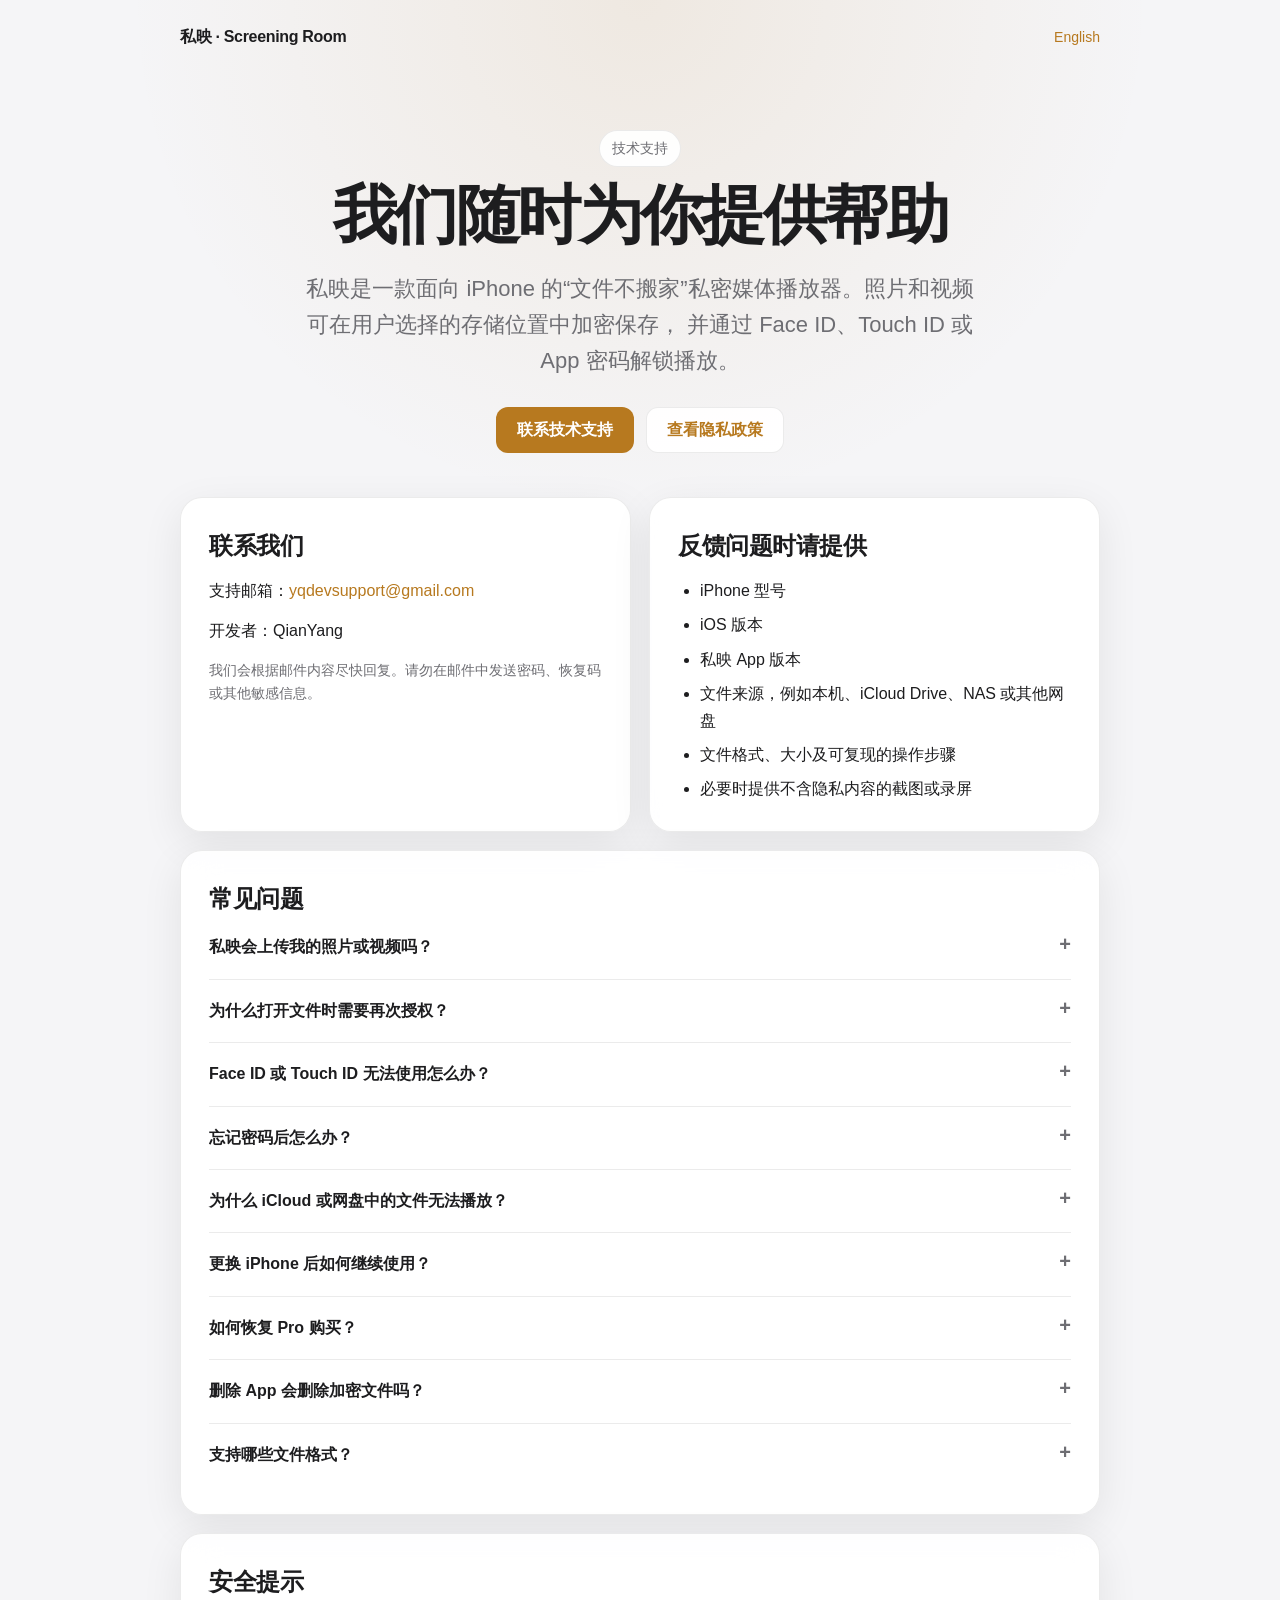
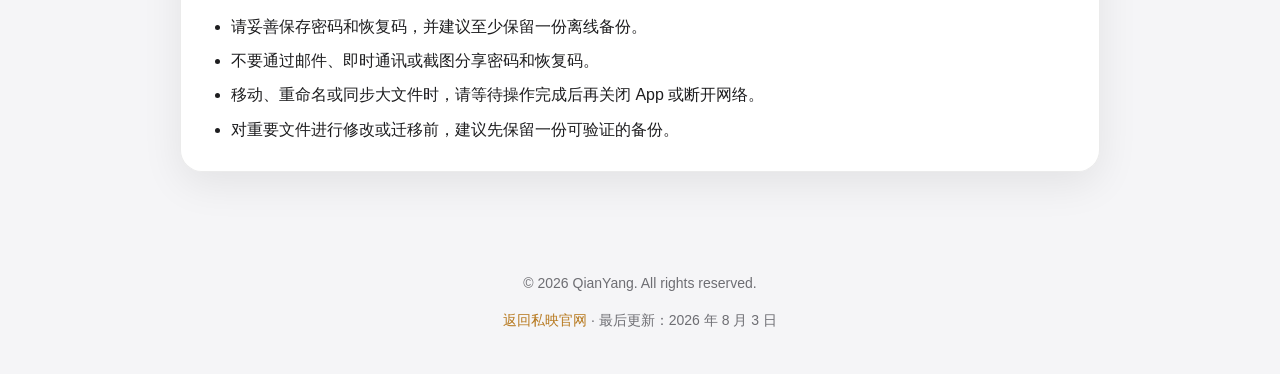
<file: support-zh.html>
<!doctype html>
<html lang="zh-CN">
<head>
  <meta charset="utf-8">
  <meta name="viewport" content="width=device-width, initial-scale=1">
  <meta name="description" content="私映（Screening Room）iPhone 私密媒体播放器的技术支持、常见问题与联系方式。">
  <meta name="robots" content="index,follow">
  <link rel="canonical" href="https://screeningroom.anvilray.com/support-zh.html">
  <link rel="alternate" hreflang="zh-CN" href="https://screeningroom.anvilray.com/support-zh.html">
  <link rel="alternate" hreflang="en" href="https://screeningroom.anvilray.com/support-en.html">
  <link rel="alternate" hreflang="x-default" href="https://screeningroom.anvilray.com/support-en.html">
  <title>私映技术支持与常见问题 | Screening Room</title>
  <style>
    :root {
      color-scheme: light dark;
      --bg: #f5f5f7;
      --card: rgba(255, 255, 255, 0.92);
      --text: #1d1d1f;
      --secondary: #6e6e73;
      --border: rgba(0, 0, 0, 0.08);
      --accent: #b7791f;
      --accent-hover: #8c5a16;
      --shadow: 0 12px 40px rgba(0, 0, 0, 0.08);
    }

    @media (prefers-color-scheme: dark) {
      :root {
        --bg: #0f0f10;
        --card: rgba(28, 28, 30, 0.94);
        --text: #f5f5f7;
        --secondary: #a1a1a6;
        --border: rgba(255, 255, 255, 0.10);
        --accent: #e0a84b;
        --accent-hover: #f0bd64;
        --shadow: 0 12px 40px rgba(0, 0, 0, 0.35);
      }
    }

    * { box-sizing: border-box; }
    html { scroll-behavior: smooth; }
    body {
      margin: 0;
      background: radial-gradient(circle at top, rgba(183, 121, 31, 0.10), transparent 32rem), var(--bg);
      color: var(--text);
      font-family: -apple-system, BlinkMacSystemFont, "SF Pro Text", "PingFang SC", "Helvetica Neue", Arial, sans-serif;
      line-height: 1.65;
    }
    a { color: var(--accent); text-decoration: none; }
    a:hover { color: var(--accent-hover); text-decoration: underline; }
    .container { width: min(920px, calc(100% - 32px)); margin: 0 auto; }
    header { padding: 24px 0 8px; }
    .nav { display: flex; align-items: center; justify-content: space-between; gap: 16px; flex-wrap: wrap; }
    .brand { color: var(--text); text-decoration: none; font-weight: 700; letter-spacing: -0.02em; }
    .language { font-size: 14px; color: var(--secondary); }
    .hero { padding: 72px 0 44px; text-align: center; }
    .eyebrow {
      display: inline-block; margin-bottom: 14px; padding: 6px 12px;
      border: 1px solid var(--border); border-radius: 999px; color: var(--secondary);
      font-size: 14px; background: var(--card);
    }
    h1 { margin: 0; font-size: clamp(38px, 7vw, 64px); line-height: 1.08; letter-spacing: -0.04em; }
    .subtitle { max-width: 680px; margin: 20px auto 0; color: var(--secondary); font-size: clamp(18px, 2.4vw, 22px); }
    .actions { display: flex; justify-content: center; gap: 12px; flex-wrap: wrap; margin-top: 28px; }
    .button {
      display: inline-flex; align-items: center; justify-content: center; min-height: 46px;
      padding: 0 20px; border-radius: 12px; font-weight: 600;
      border: 1px solid var(--border); background: var(--card);
    }
    .button.primary { color: #fff; background: var(--accent); border-color: transparent; }
    .button.primary:hover { color: #fff; background: var(--accent-hover); text-decoration: none; }
    main { padding-bottom: 72px; }
    .grid { display: grid; grid-template-columns: repeat(2, minmax(0, 1fr)); gap: 18px; }
    .card {
      padding: 28px; border: 1px solid var(--border); border-radius: 22px;
      background: var(--card); box-shadow: var(--shadow);
      backdrop-filter: blur(18px); -webkit-backdrop-filter: blur(18px);
    }
    .card.full { grid-column: 1 / -1; }
    h2 { margin: 0 0 12px; font-size: 24px; letter-spacing: -0.02em; }
    h3 { margin: 24px 0 8px; font-size: 18px; }
    p { margin: 0 0 14px; }
    p:last-child { margin-bottom: 0; }
    ul, ol { margin: 10px 0 0; padding-left: 22px; }
    li + li { margin-top: 8px; }
    details { padding: 18px 0; border-top: 1px solid var(--border); }
    details:first-of-type { border-top: 0; padding-top: 4px; }
    summary { cursor: pointer; font-weight: 600; list-style: none; }
    summary::-webkit-details-marker { display: none; }
    summary::after { content: "+"; float: right; color: var(--secondary); font-size: 20px; line-height: 1; }
    details[open] summary::after { content: "−"; }
    details p { margin-top: 12px; color: var(--secondary); }
    .note { color: var(--secondary); font-size: 14px; }
    footer { padding: 28px 0 42px; color: var(--secondary); font-size: 14px; text-align: center; }

    @media (max-width: 720px) {
      .hero { padding-top: 52px; }
      .grid { grid-template-columns: 1fr; }
      .card.full { grid-column: auto; }
      .card { padding: 22px; border-radius: 18px; }
    }
  </style>
</head>
<body>
  <header>
    <div class="container nav">
      <a class="brand" href="./">私映 · Screening Room</a>
      <div class="language"><a href="support-en.html" lang="en">English</a></div>
    </div>
  </header>

  <section class="hero">
    <div class="container">
      <div class="eyebrow">技术支持</div>
      <h1>我们随时为你提供帮助</h1>
      <p class="subtitle">
        私映是一款面向 iPhone 的“文件不搬家”私密媒体播放器。照片和视频可在用户选择的存储位置中加密保存，
        并通过 Face ID、Touch ID 或 App 密码解锁播放。
      </p>
      <div class="actions">
        <a class="button primary" href="mailto:yqdevsupport@gmail.com?subject=%E7%A7%81%E6%98%A0%E6%8A%80%E6%9C%AF%E6%94%AF%E6%8C%81">联系技术支持</a>
        <a class="button" href="privacy-zh.html">查看隐私政策</a>
      </div>
    </div>
  </section>

  <main class="container">
    <div class="grid">
      <section class="card">
        <h2>联系我们</h2>
        <p>支持邮箱：<a href="mailto:yqdevsupport@gmail.com">yqdevsupport@gmail.com</a></p>
        <p>开发者：QianYang</p>
        <p class="note">我们会根据邮件内容尽快回复。请勿在邮件中发送密码、恢复码或其他敏感信息。</p>
      </section>

      <section class="card">
        <h2>反馈问题时请提供</h2>
        <ul>
          <li>iPhone 型号</li>
          <li>iOS 版本</li>
          <li>私映 App 版本</li>
          <li>文件来源，例如本机、iCloud Drive、NAS 或其他网盘</li>
          <li>文件格式、大小及可复现的操作步骤</li>
          <li>必要时提供不含隐私内容的截图或录屏</li>
        </ul>
      </section>

      <section class="card full">
        <h2>常见问题</h2>

        <details>
          <summary>私映会上传我的照片或视频吗？</summary>
          <p>
            私映的核心处理在 iPhone 本地完成。文件可以继续保留在“文件”App、iCloud Drive、
            NAS 或受支持的网盘位置中，无需统一搬入 App 的私有空间。
            具体数据处理方式请查看隐私政策。
          </p>
        </details>

        <details>
          <summary>为什么打开文件时需要再次授权？</summary>
          <p>
            iOS 会对外部文件位置和云端文件进行权限管理。首次访问、文件位置变化、
            云端重新下载或系统权限变更后，可能需要重新选择文件或授予访问权限。
          </p>
        </details>

        <details>
          <summary>Face ID 或 Touch ID 无法使用怎么办？</summary>
          <p>
            请先确认系统已为私映开启生物识别权限，并检查 iPhone 是否已录入 Face ID 或 Touch ID。
            你也可以使用 App 密码进行解锁。
          </p>
        </details>

        <details>
          <summary>忘记密码后怎么办？</summary>
          <p>
            请优先使用你在设置过程中保存的恢复码。恢复码应离线保存，并避免与加密文件存放在同一位置。
            出于安全原因，请勿通过邮件发送密码或恢复码。
          </p>
        </details>

        <details>
          <summary>为什么 iCloud 或网盘中的文件无法播放？</summary>
          <p>
            请确认网络连接正常，文件已完成下载，并且对应云盘 App 已登录。
            某些网盘可能会临时回收本地缓存，需要重新下载文件后再打开。
          </p>
        </details>

        <details>
          <summary>更换 iPhone 后如何继续使用？</summary>
          <p>
            请确保原始加密文件已完整同步到新 iPhone 可访问的位置，并妥善保留密码和恢复码。
            App 内购买项目可使用相同 Apple ID 在 App 内执行“恢复购买”。
          </p>
        </details>

        <details>
          <summary>如何恢复 Pro 购买？</summary>
          <p>
            请使用购买时的 Apple ID 登录 App Store，然后在私映的购买页面选择“恢复购买”。
            若仍无法恢复，请将购买时间、所在国家或地区以及错误提示发送至支持邮箱，
            但不要发送完整付款凭证或其他敏感信息。
          </p>
        </details>

        <details>
          <summary>删除 App 会删除加密文件吗？</summary>
          <p>
            存放在“文件”App、iCloud Drive、NAS 或其他外部位置的文件通常不会因为删除 App 而自动删除。
            但 App 内部设置、授权记录或仅保存在 App 本地的数据可能会丢失。
            删除 App 前请确认重要文件、密码和恢复码均已妥善备份。
          </p>
        </details>

        <details>
          <summary>支持哪些文件格式？</summary>
          <p>
            实际播放能力会受到 iOS 系统、文件编码方式、封装格式及 iPhone 性能影响。
            遇到无法播放的文件时，请将文件格式、编码信息和错误提示发送给我们，
            无需发送包含隐私内容的原始文件。
          </p>
        </details>
      </section>

      <section class="card full">
        <h2>安全提示</h2>
        <ul>
          <li>请妥善保存密码和恢复码，并建议至少保留一份离线备份。</li>
          <li>不要通过邮件、即时通讯或截图分享密码和恢复码。</li>
          <li>移动、重命名或同步大文件时，请等待操作完成后再关闭 App 或断开网络。</li>
          <li>对重要文件进行修改或迁移前，建议先保留一份可验证的备份。</li>
        </ul>
      </section>
    </div>
  </main>

  <footer>
    <div class="container">
      <p>© 2026 QianYang. All rights reserved.</p>
      <p><a href="./">返回私映官网</a> · 最后更新：2026 年 8 月 3 日</p>
    </div>
  </footer>
</body>
</html>
</file>
<file: style.css>
*{box-sizing:border-box}html{scroll-behavior:smooth;scroll-padding-top:95px}body{margin:0;background:#0c0e10;color:#eeeae4;font-family:-apple-system,BlinkMacSystemFont,"Segoe UI",sans-serif;-webkit-font-smoothing:antialiased}a{color:inherit;text-decoration:none}button{font:inherit}a:focus-visible,summary:focus-visible{outline:2px solid #eac99e;outline-offset:6px}nav{height:88px;display:flex;align-items:center;justify-content:space-between;max-width:1280px;margin:auto;padding:0 40px}.brand{display:flex;align-items:center;gap:12px;font-weight:650;letter-spacing:.02em}.brand img{width:36px;height:36px;border-radius:9px}.navlinks{display:flex;gap:32px;align-items:center;font-size:13px;color:#c4c2c0}.nav-cta{border:1px solid #5a554c;border-radius:5px;padding:11px 19px}.hero{min-height:710px;position:relative;display:flex;align-items:center;overflow:hidden}.hero-bg{position:absolute;inset:0;width:100%;height:100%;object-fit:cover;z-index:-2}.hero:after{content:"";position:absolute;inset:0;background:linear-gradient(90deg,rgba(6,12,17,.8),rgba(6,12,17,.08)),linear-gradient(0deg,#0c0e10,transparent 35%);z-index:-1}.wrap{width:min(1200px,calc(100% - 80px));margin:auto}.hero-content{padding:72px 0 110px;max-width:670px}.eyebrow{font-size:11px;letter-spacing:.23em;color:#d3b894;text-transform:uppercase;display:block;margin-bottom:27px}h1{font-size:clamp(48px,5.3vw,76px);font-weight:500;line-height:1.25;letter-spacing:-.035em;margin:0 0 27px}h1 em{font-style:normal;color:#dfc3a0}.lead{font-size:17px;color:#c1c4c6;line-height:1.9;max-width:490px}.actions{display:flex;align-items:center;gap:25px;margin-top:34px;flex-wrap:wrap}.button{display:inline-flex;background:#ead2af;color:#171817;padding:16px 24px;border-radius:5px;font-size:14px;font-weight:650;transition:background .2s}.button:hover{background:#f4e2c8}.text-link{font-size:13px;color:#d7d7d6}.note{font-size:12px;color:#a6a7a8;line-height:1.7}.hero .note{margin-top:22px}.principles{display:grid;grid-template-columns:repeat(3,1fr);border-top:1px solid #343334;border-bottom:1px solid #343334;padding:27px 0;gap:24px}.principles span{color:#909597;font-size:12px;margin-left:12px}.principles strong{font-weight:500;font-size:15px}section{padding:110px 0}h2{font-size:clamp(31px,3.3vw,46px);line-height:1.35;font-weight:500;letter-spacing:-.025em;margin:0 0 20px}h3{font-size:22px;line-height:1.45;font-weight:500;margin:0 0 14px}.section-heading{display:flex;align-items:end;justify-content:space-between;gap:60px;margin-bottom:45px}.section-heading p{max-width:390px;margin:0;color:#a7abad;line-height:1.85;font-size:14px}.two{display:grid;grid-template-columns:1.15fr 1fr;gap:65px;align-items:center}.art{width:100%;display:block;border-radius:9px}.copy p{font-size:15px;line-height:1.95;color:#aeb1b3}.detail{border-top:1px solid #303235;padding:21px 0}.detail strong{display:block;font-size:15px;margin-bottom:8px;font-weight:500}.detail span{font-size:13px;line-height:1.8;color:#a3a7aa}.screen-stage{padding:50px 70px 0;border:1px solid #343638;border-radius:12px;background:radial-gradient(ellipse at 50% 100%,#574331 0, #191e23 60%);overflow:hidden}.screen-stage img{display:block;width:100%;border:7px solid #272a2d;border-bottom:0;border-radius:12px 12px 0 0;box-shadow:0 0 50px #0007}.screen-label{display:flex;justify-content:space-between;gap:20px;margin-top:18px;color:#979c9f;font-size:12px}.features{display:grid;grid-template-columns:repeat(3,1fr);gap:35px;margin-top:45px}.features article{border-top:1px solid #353637;padding-top:25px}.features b{font-size:11px;letter-spacing:.1em;color:#b99b77;font-weight:400}.features h3{font-size:19px;margin-top:17px}.features p{font-size:14px;color:#a4a8ab;line-height:1.85}.soft{background:#111416}.device-image{padding:30px;background:#1c2025;border-radius:12px}.device-image img{width:100%;display:block;border:6px solid #090b0c;border-radius:14px}.pills{display:flex;gap:10px;flex-wrap:wrap;margin-top:25px}.pills span{padding:8px 12px;border:1px solid #3d4042;border-radius:4px;font-size:12px;color:#c0c3c5}.pricing{display:grid;grid-template-columns:1fr 1fr;gap:25px}.plan{border:1px solid #343638;padding:36px;border-radius:8px}.plan.pro{border-color:#75634c;background:linear-gradient(135deg,#25221d,#121516)}.plan h3{font-size:30px}.plan p,.plan li{font-size:14px;line-height:1.9;color:#b1b5b7}.plan ul{padding-left:18px;margin:25px 0}.plan .tag{float:right;color:#e3c9a7;font-size:11px;letter-spacing:.13em}.faq{max-width:850px;margin:auto}details{border-bottom:1px solid #36383a;padding:23px 0}summary{cursor:pointer;font-size:16px;line-height:1.6}details p{color:#aeb2b5;font-size:14px;line-height:1.9}.closing{text-align:center;padding:80px 25px 95px;border-top:1px solid #353535;background:radial-gradient(ellipse at bottom,#2a241b,transparent 65%)}.closing h2{margin-bottom:30px}footer{padding:30px 0;display:flex;justify-content:space-between;gap:25px;font-size:12px;color:#93989b}footer div{display:flex;gap:25px}.skip{position:absolute;top:-100px}.skip:focus{top:5px;background:black;padding:12px;z-index:10}@media(max-width:760px){nav{height:75px;padding:0 22px}.navlinks{gap:18px}.navlinks .desktop{display:none}.brand{font-size:13px}.wrap{width:calc(100% - 44px)}.hero{min-height:640px}.hero-content{padding:65px 0 80px}h1{font-size:47px}.lead{font-size:15px}.principles{gap:20px}.principles strong{font-size:13px}.principles span{display:block;margin:8px 0 0;font-size:10px}section{padding:72px 0}.section-heading{display:block}.section-heading p{margin-top:20px}.two{grid-template-columns:1fr;gap:35px}.screen-stage{padding:23px 20px 0}.features{grid-template-columns:1fr;gap:18px}.features article{padding-top:20px}.pricing{grid-template-columns:1fr}.plan{padding:28px}.screen-label{font-size:10px}.device-image{padding:18px}footer{flex-direction:column}footer div{flex-wrap:wrap;gap:20px}.nav-cta{padding:9px 12px}}@media(prefers-reduced-motion:reduce){html{scroll-behavior:auto}*{transition:none!important}}.hero{isolation:isolate}.art,.screen-stage img,.device-image img{height:auto}

.guides{padding-bottom:70px}.guides div{display:flex;flex-wrap:wrap;gap:18px 30px}.guides a{font-size:13px;color:#b8b9b7}.guides a:hover{text-decoration:underline}
</file>
